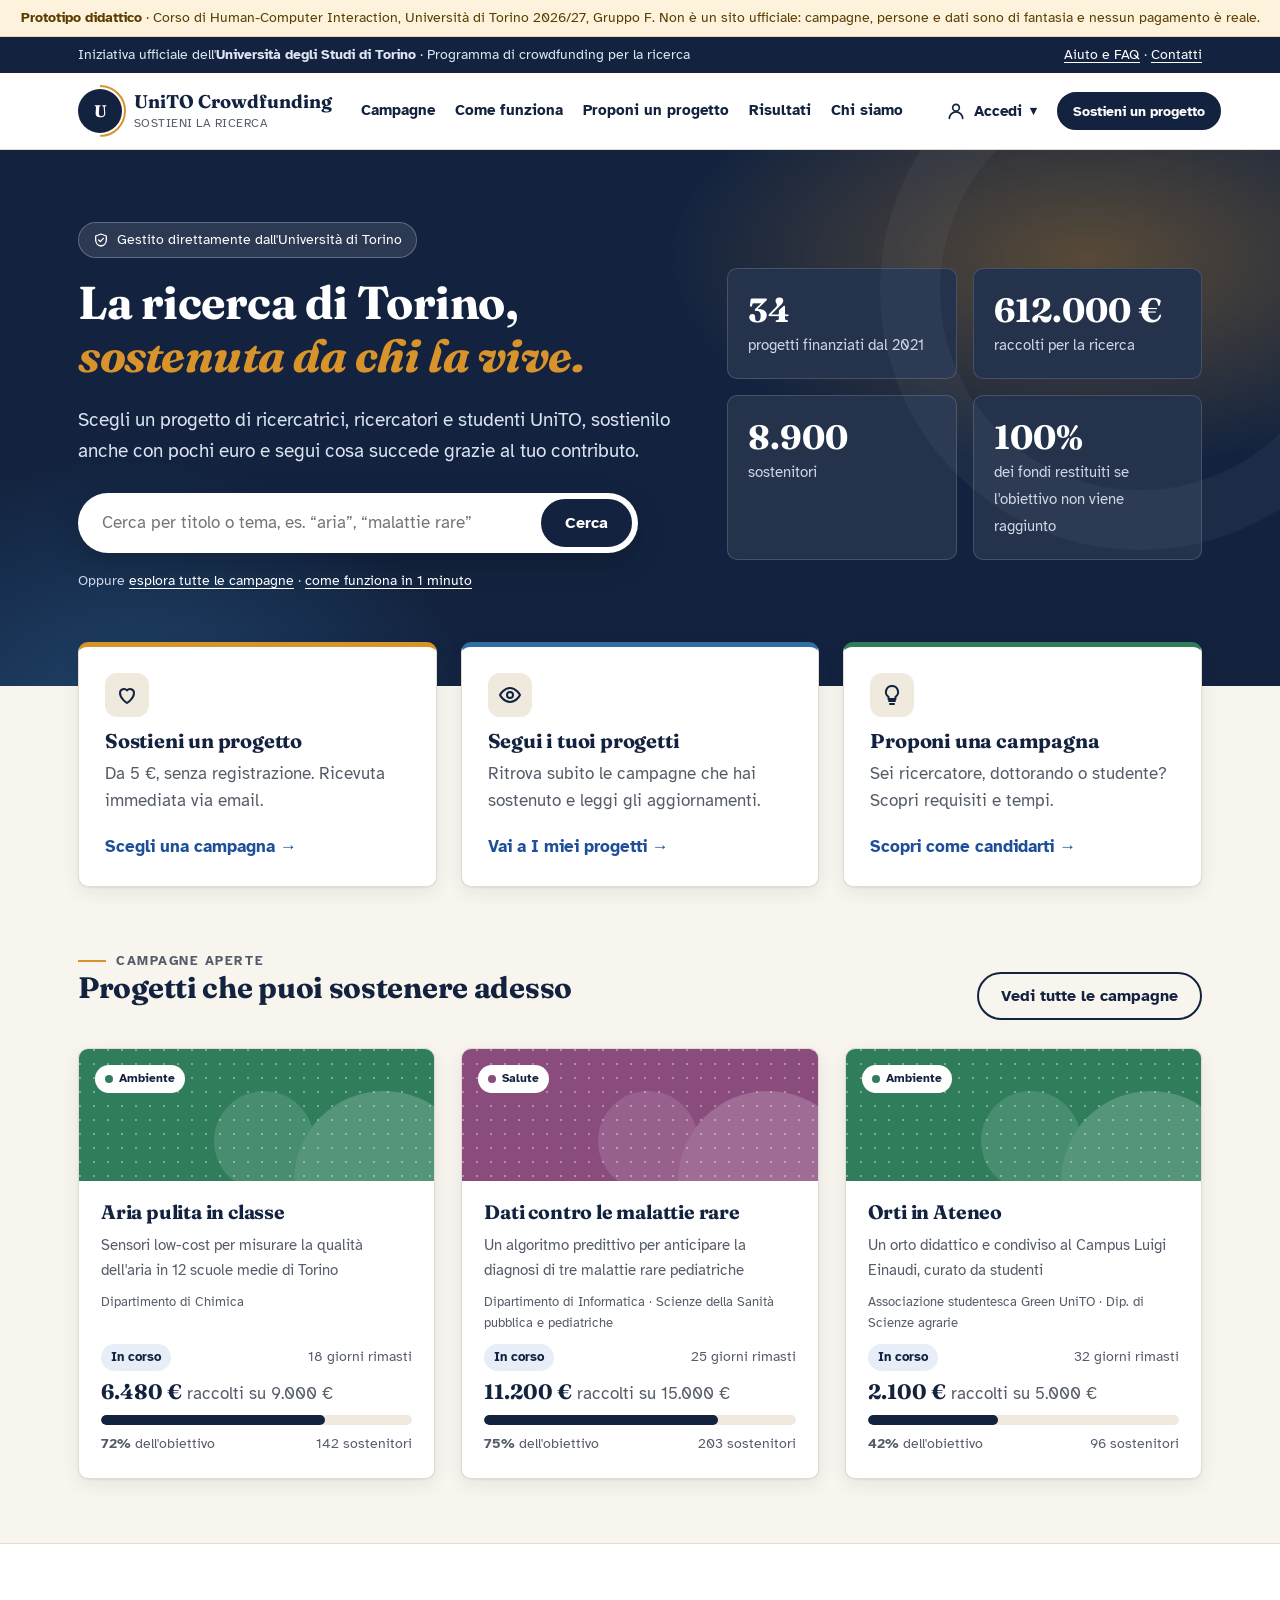
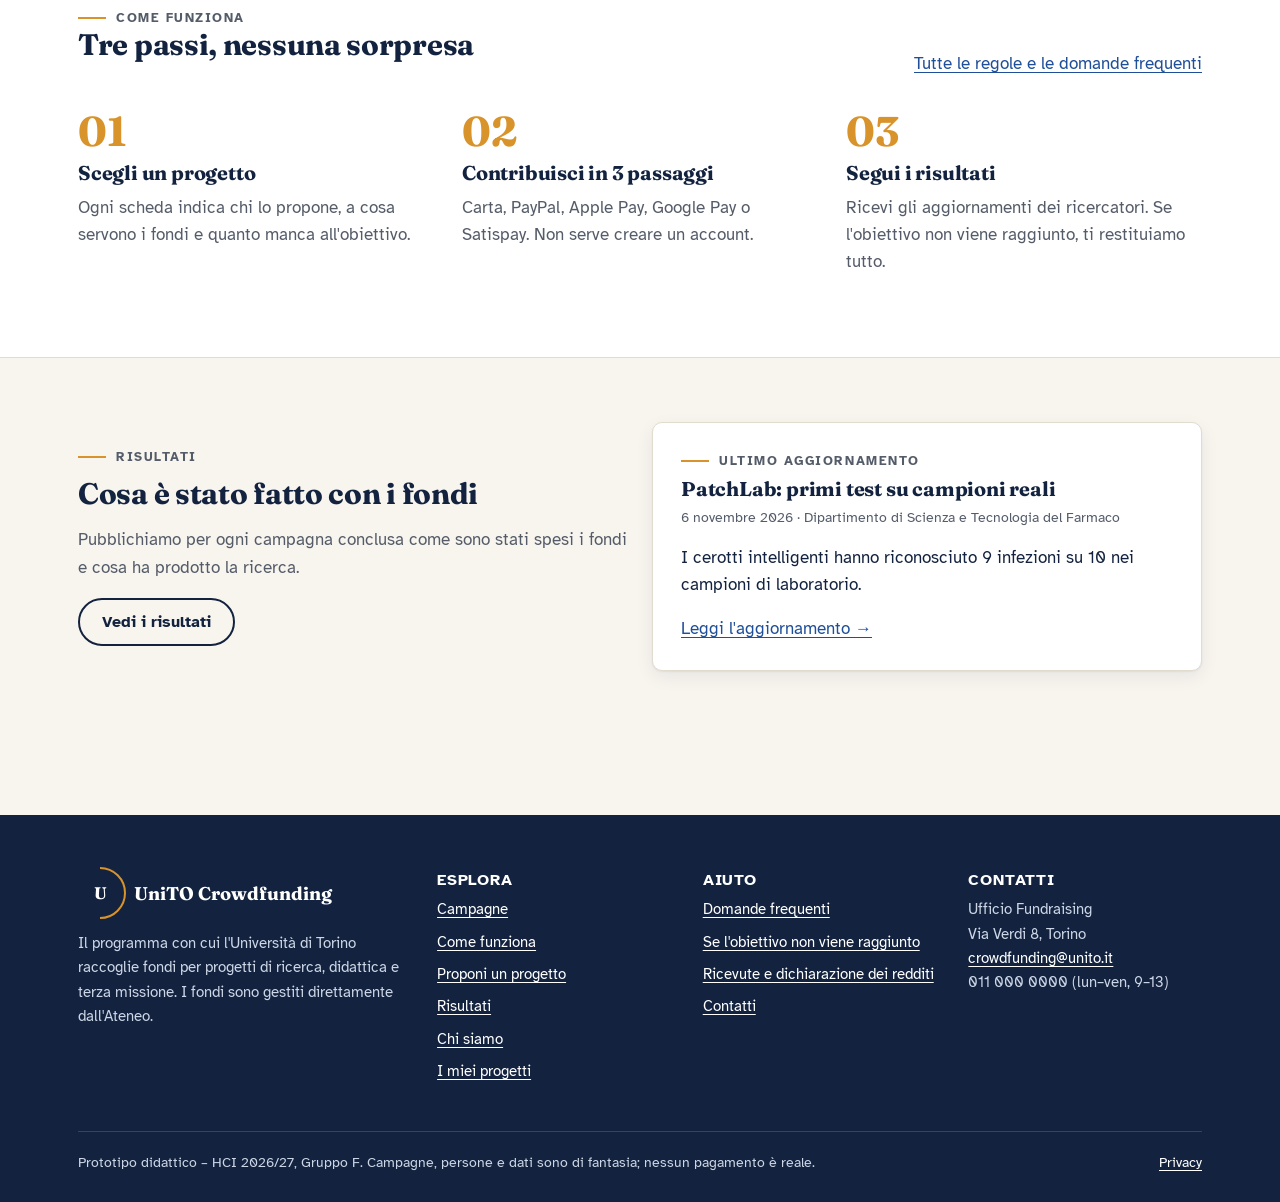
<file: index.html>
<!doctype html>
<html lang="it">
<head>
<meta charset="utf-8">
<meta name="viewport" content="width=device-width, initial-scale=1">
<meta name="robots" content="noindex, nofollow">
<title>UniTO Crowdfunding – Sostieni la ricerca dell'Università di Torino</title>
<meta name="description" content="Il programma di crowdfunding dell'Università di Torino: scopri le campagne di ricerca, sostienile e seguine i risultati.">
<link rel="stylesheet" href="css/style.css">
</head>
<body data-page="home">
<main id="main">

  <section class="hero">
    <div class="wrap">
      <div class="reveal">
        <span class="official"><span class="i i-shield-w" aria-hidden="true"></span> Gestito direttamente dall'Università di Torino</span>
        <h1>La ricerca di Torino,<br><em>sostenuta da chi la vive.</em></h1>
        <p class="lead">Scegli un progetto di ricercatrici, ricercatori e studenti UniTO, sostienilo anche con pochi euro e segui cosa succede grazie al tuo contributo.</p>
        <form class="search-box" action="campagne.html" role="search">
          <label for="q" class="sr-only">Cerca una campagna</label>
          <input id="q" name="q" type="search" autocomplete="off" placeholder="Cerca per titolo o tema, es. “aria”, “malattie rare”">
          <button class="btn" type="submit">Cerca</button>
        </form>
        <p class="small" style="color:#cdd6e6">Oppure <a href="campagne.html" style="color:#fff">esplora tutte le campagne</a> · <a href="come-funziona.html" style="color:#fff">come funziona in 1 minuto</a></p>
      </div>
      <section class="hero-stats reveal d2" aria-labelledby="h-numeri">
        <h2 id="h-numeri" class="sr-only">L'iniziativa in numeri</h2>
        <div class="stat"><strong>34</strong><span>progetti finanziati dal 2021</span></div>
        <div class="stat"><strong>612.000 €</strong><span>raccolti per la ricerca</span></div>
        <div class="stat"><strong>8.900</strong><span>sostenitori</span></div>
        <div class="stat"><strong>100%</strong><span>dei fondi restituiti se l'obiettivo non viene raggiunto</span></div>
      </section>
    </div>
  </section>

  <section class="wrap paths" aria-labelledby="h-azioni">
    <h2 id="h-azioni" class="sr-only">Cosa puoi fare</h2>
    <div class="grid g3">
      <a class="path reveal d1" href="campagne.html?stato=in-corso" style="--c:#d9932b">
        <span class="path-ico" id="ico-heart"></span>
        <h3>Sostieni un progetto</h3>
        <p>Da 5 €, senza registrazione. Ricevuta immediata via email.</p>
        <span class="go">Scegli una campagna →</span>
      </a>
      <a class="path reveal d2" href="i-miei-progetti.html" style="--c:#2f6fa3">
        <span class="path-ico" id="ico-eye"></span>
        <h3>Segui i tuoi progetti</h3>
        <p>Ritrova subito le campagne che hai sostenuto e leggi gli aggiornamenti.</p>
        <span class="go">Vai a I miei progetti →</span>
      </a>
      <a class="path reveal d3" href="proponi.html" style="--c:#2f7d5b">
        <span class="path-ico" id="ico-bulb"></span>
        <h3>Proponi una campagna</h3>
        <p>Sei ricercatore, dottorando o studente? Scopri requisiti e tempi.</p>
        <span class="go">Scopri come candidarti →</span>
      </a>
    </div>
  </section>

  <section class="section">
    <div class="wrap">
      <div class="section-head">
        <div><p class="eyebrow">Campagne aperte</p><h2>Progetti che puoi sostenere adesso</h2></div>
        <a class="btn btn-ghost" href="campagne.html">Vedi tutte le campagne</a>
      </div>
      <div class="cards" id="in-evidenza"></div>
    </div>
  </section>

  <section class="section" style="background:#ffffff;border-top:1px solid #e2dccf;border-bottom:1px solid #e2dccf">
    <div class="wrap">
      <div class="section-head"><div><p class="eyebrow">Come funziona</p><h2>Tre passi, nessuna sorpresa</h2></div>
        <a href="come-funziona.html">Tutte le regole e le domande frequenti</a></div>
      <div class="steps3">
        <div><h3>Scegli un progetto</h3><p class="muted">Ogni scheda indica chi lo propone, a cosa servono i fondi e quanto manca all'obiettivo.</p></div>
        <div><h3>Contribuisci in 3 passaggi</h3><p class="muted">Carta, PayPal, Apple Pay, Google Pay o Satispay. Non serve creare un account.</p></div>
        <div><h3>Segui i risultati</h3><p class="muted">Ricevi gli aggiornamenti dei ricercatori. Se l'obiettivo non viene raggiunto, ti restituiamo tutto.</p></div>
      </div>
    </div>
  </section>

  <section class="section">
    <div class="wrap grid g2" style="align-items:center">
      <div>
        <p class="eyebrow">Risultati</p>
        <h2>Cosa è stato fatto con i fondi</h2>
        <p class="muted">Pubblichiamo per ogni campagna conclusa come sono stati spesi i fondi e cosa ha prodotto la ricerca.</p>
        <a class="btn btn-ghost" href="risultati.html">Vedi i risultati</a>
      </div>
      <div class="panel">
        <p class="eyebrow" style="margin-bottom:6px">Ultimo aggiornamento</p>
        <h3 style="margin-bottom:6px">PatchLab: primi test su campioni reali</h3>
        <p class="muted small">6 novembre 2026 · Dipartimento di Scienza e Tecnologia del Farmaco</p>
        <p>I cerotti intelligenti hanno riconosciuto 9 infezioni su 10 nei campioni di laboratorio.</p>
        <a href="progetto.html?id=patchlab#aggiornamenti">Leggi l'aggiornamento →</a>
      </div>
    </div>
  </section>

</main>
<script src="js/data.js"></script>
<script src="js/app.js"></script>
<script>
document.addEventListener("DOMContentLoaded", () => {
  const box = document.getElementById("in-evidenza");
  box.innerHTML = CAMPAGNE.filter(c => c.stato === "in-corso").slice(0, 3).map(UCF.card).join("");
  ["heart", "eye", "bulb"].forEach(k => document.getElementById("ico-" + k).innerHTML = UCF.ico[k]);
  UCF.animateBars(box);
});
</script>
</body>
</html>
</file>
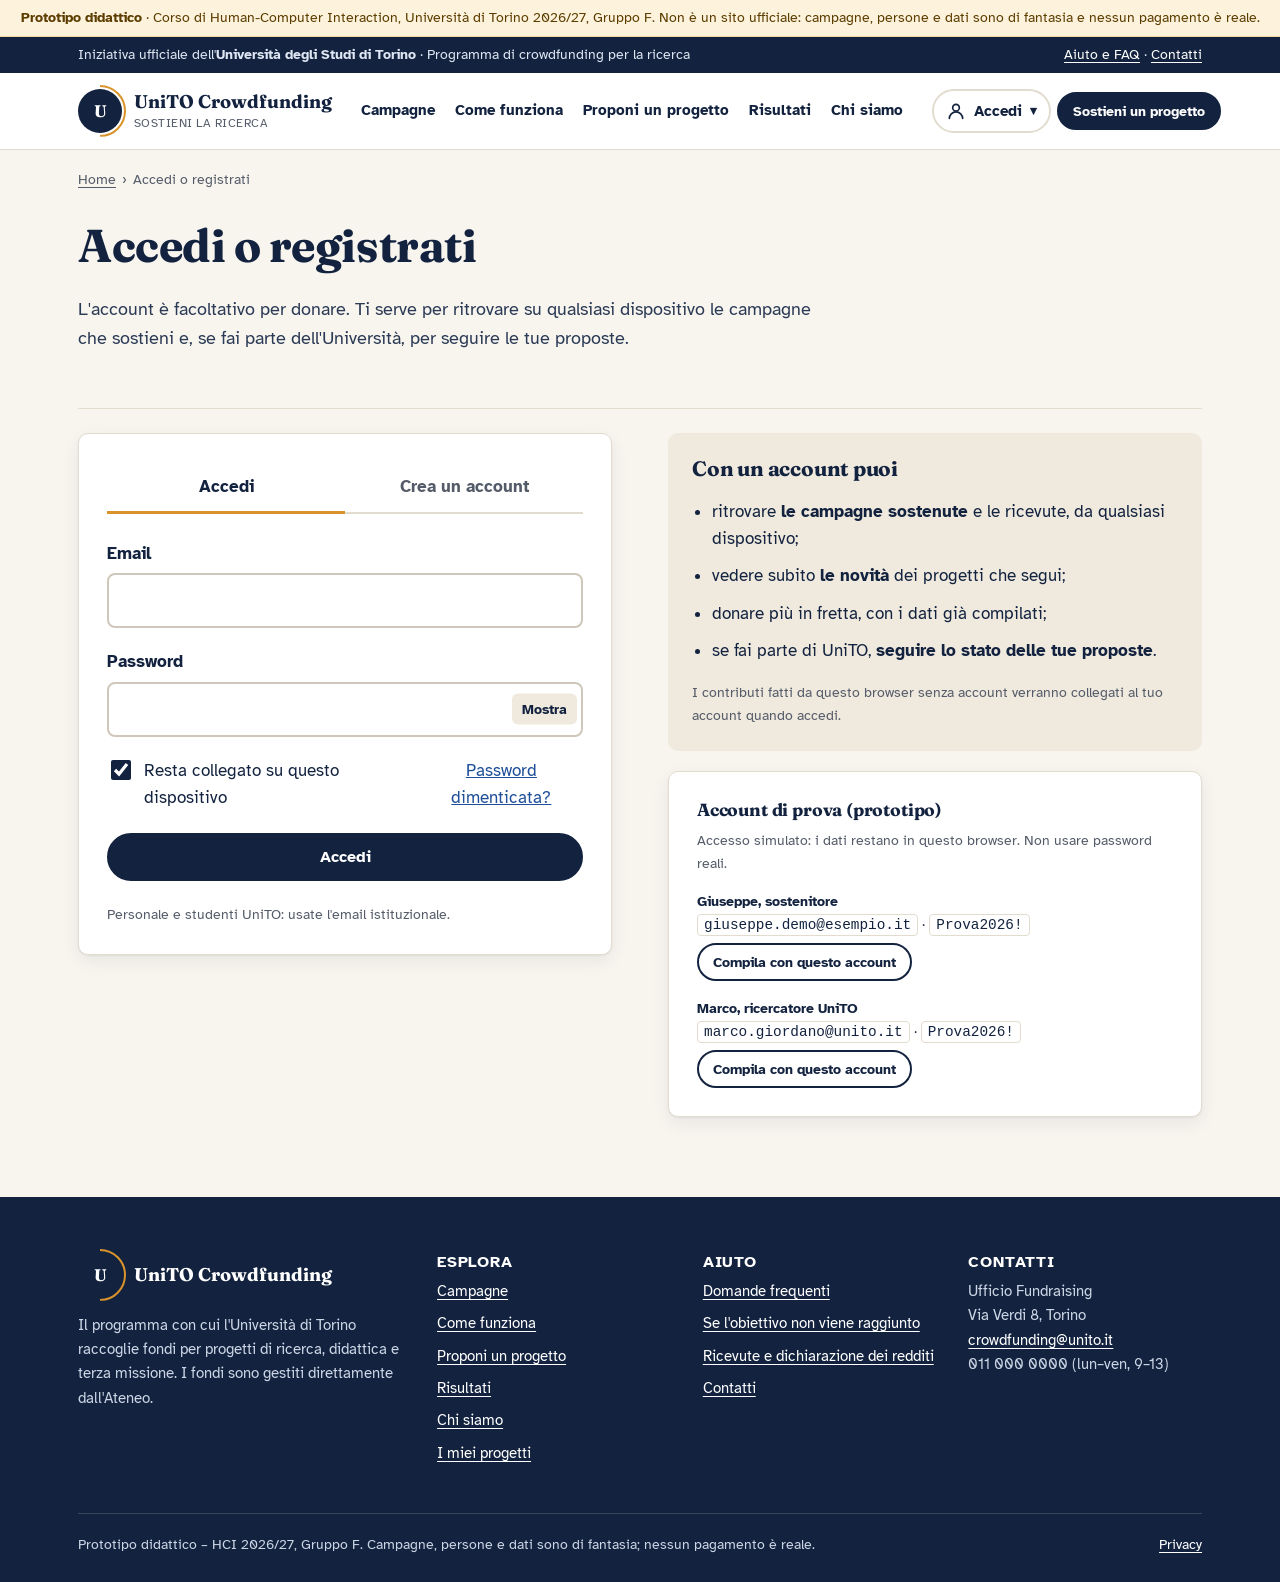
<file: accedi.html>
<!doctype html>
<html lang="it">
<head>
<meta charset="utf-8">
<meta name="viewport" content="width=device-width, initial-scale=1">
<meta name="robots" content="noindex, nofollow">
<title>Accedi o registrati – UniTO Crowdfunding</title>
<link rel="stylesheet" href="css/style.css">
<style>
  .auth { display: grid; grid-template-columns: repeat(auto-fit, minmax(min(100%, 24rem), 1fr)); gap: 56px; align-items: start; margin-top: 8px; }
  .tablist { display: flex; border-bottom: 2px solid #e2dccf; margin-bottom: 26px; }
  .tablist button { flex: 1; background: none; border: 0; font: 700 1.05rem "Atkinson Hyperlegible", "Segoe UI", Tahoma, sans-serif; padding: 14px; cursor: pointer; color: #555c69; border-bottom: 3px solid transparent; margin-bottom: -2px; }
  .tablist button[aria-selected="true"] { color: #13233f; border-bottom-color: #d9932b; }
  .pwd { position: relative; }
  .pwd input { padding-right: 6rem; }
  .pwd button { position: absolute; right: 6px; top: 50%; transform: translateY(-50%); border: 0; background: #efe9de; border-radius: 6px; padding: 7px 10px; font: 700 .85rem "Atkinson Hyperlegible", "Segoe UI", Tahoma, sans-serif; cursor: pointer; color: #13233f; }
  .rules { list-style: none; padding: 0; margin: 8px 0 0; font-size: .88rem; }
  .rules li { color: #555c69; padding-left: 22px; position: relative; }
  .rules li::before { content: "○"; position: absolute; left: 2px; }
  .rules li.ok { color: #1d7a4f; }
  .rules li.ok::before { content: "✓"; font-weight: 700; }
  .caps { color: #8a5a00; font-size: .88rem; font-weight: 700; margin-top: 6px; }
  .demo code { background: #ffffff; padding: 2px 6px; border-radius: 4px; border: 1px solid #e2dccf; font-size: .9rem; }
  .why li { margin-bottom: 10px; }
</style>
</head>
<body data-page="miei">
<main id="main" class="wrap">
  <nav class="crumbs" aria-label="Percorso"><ol><li><a href="index.html">Home</a></li><li aria-current="page">Accedi o registrati</li></ol></nav>
  <header class="page-head" style="margin-bottom:24px">
    <h1>Accedi o registrati</h1>
    <p class="lead">L'account è facoltativo per donare. Ti serve per ritrovare su qualsiasi dispositivo le campagne che sostieni e, se fai parte dell'Università, per seguire le tue proposte.</p>
  </header>

  <div id="gia" hidden></div>

  <div class="auth" id="auth">
    <div class="panel">
      <div class="tablist" role="tablist" aria-label="Accesso o registrazione">
        <button role="tab" id="tab-in" aria-selected="true" aria-controls="pan-in">Accedi</button>
        <button role="tab" id="tab-reg" aria-selected="false" aria-controls="pan-reg" tabindex="-1">Crea un account</button>
      </div>

      <!-- Accesso -->
      <div role="tabpanel" id="pan-in" aria-labelledby="tab-in">
        <div class="form-errors" id="in-err" role="alert" tabindex="-1"></div>
        <form id="f-in" novalidate data-demo-errori>
          <div class="field"><label for="in-email">Email</label><input id="in-email" type="email" autocomplete="username"><span class="error-msg"></span></div>
          <div class="field"><label for="in-pwd">Password</label>
            <div class="pwd"><input id="in-pwd" type="password" autocomplete="current-password"><button type="button" data-show="in-pwd" aria-pressed="false">Mostra</button></div>
            <p class="caps" id="in-caps" hidden>⇪ Il blocco maiuscole è attivo</p>
            <span class="error-msg"></span></div>
          <div style="display:flex;justify-content:space-between;align-items:center;gap:16px;margin-bottom:22px">
            <label class="check" style="margin:0"><input type="checkbox" id="ricorda" checked><span>Resta collegato su questo dispositivo</span></label>
            <button type="button" class="linkbtn small" id="dimenticata">Password dimenticata?</button>
          </div>
          <button class="btn btn-block" type="submit">Accedi</button>
        </form>
        <form id="f-rec" class="panel-soft" hidden style="margin-top:20px" novalidate>
          <h2 style="font-size:1.15rem">Recupera la password</h2>
          <p class="small muted">Ti inviamo un link per sceglierne una nuova.</p>
          <div class="field"><label for="rec-email">Email dell'account</label><input id="rec-email" type="email"><span class="error-msg"></span></div>
          <div style="display:flex;gap:10px"><button class="btn btn-sm" type="submit">Invia il link</button><button class="btn btn-ghost btn-sm" type="button" id="rec-annulla">Annulla</button></div>
        </form>
        <p class="small muted" style="margin:22px 0 0">Personale e studenti UniTO: usate l'email istituzionale.</p>
      </div>

      <!-- Registrazione -->
      <div role="tabpanel" id="pan-reg" aria-labelledby="tab-reg" hidden>
        <div class="form-errors" id="reg-err" role="alert" tabindex="-1"></div>
        <form id="f-reg" novalidate>
          <fieldset style="border:0;padding:0;margin:0 0 18px">
            <legend class="label">Chi sei?</legend>
            <div class="options pay-grid">
              <div class="opt"><input type="radio" name="ruolo" id="r-sost" value="sostenitore" checked><label for="r-sost"><span class="radio" aria-hidden="true"></span><span class="what"><strong>Sostenitore</strong><span class="hint">Voglio seguire le campagne</span></span></label></div>
              <div class="opt"><input type="radio" name="ruolo" id="r-unito" value="unito"><label for="r-unito"><span class="radio" aria-hidden="true"></span><span class="what"><strong>Personale o studente UniTO</strong><span class="hint">Voglio anche proporre campagne</span></span></label></div>
            </div>
          </fieldset>
          <div class="row2">
            <div class="field"><label for="reg-nome">Nome</label><input id="reg-nome" autocomplete="given-name"><span class="error-msg"></span></div>
            <div class="field"><label for="reg-cognome">Cognome</label><input id="reg-cognome" autocomplete="family-name"><span class="error-msg"></span></div>
          </div>
          <div class="field"><label for="reg-email">Email<span class="hint" id="reg-email-hint">La userai per accedere.</span></label><input id="reg-email" type="email" autocomplete="email"><span class="error-msg"></span></div>
          <div class="field"><label for="reg-pwd">Password</label>
            <div class="pwd"><input id="reg-pwd" type="password" autocomplete="new-password" aria-describedby="regole"><button type="button" data-show="reg-pwd" aria-pressed="false">Mostra</button></div>
            <ul class="rules" id="regole"><li data-r="len">Almeno 8 caratteri</li><li data-r="num">Almeno un numero</li><li data-r="up">Almeno una lettera maiuscola</li></ul>
            <span class="error-msg"></span></div>
          <div class="field"><label for="reg-pwd2">Ripeti la password</label><input id="reg-pwd2" type="password" autocomplete="new-password"><span class="error-msg"></span></div>
          <div class="field"><label class="check"><input type="checkbox" id="reg-privacy"><span>Ho letto l'<a href="chi-siamo.html#privacy">informativa sulla privacy</a></span></label><span class="error-msg"></span></div>
          <button class="btn btn-block" type="submit">Crea l'account</button>
        </form>
      </div>
    </div>

    <aside>
      <div class="panel-soft">
        <h2 style="font-size:1.3rem">Con un account puoi</h2>
        <ul class="why" style="padding-left:20px">
          <li>ritrovare <strong>le campagne sostenute</strong> e le ricevute, da qualsiasi dispositivo;</li>
          <li>vedere subito <strong>le novità</strong> dei progetti che segui;</li>
          <li>donare più in fretta, con i dati già compilati;</li>
          <li>se fai parte di UniTO, <strong>seguire lo stato delle tue proposte</strong>.</li>
        </ul>
        <p class="small muted" style="margin:0">I contributi fatti da questo browser senza account verranno collegati al tuo account quando accedi.</p>
      </div>
      <div class="panel demo" style="margin-top:20px">
        <h2 style="font-size:1.1rem">Account di prova (prototipo)</h2>
        <p class="small muted">Accesso simulato: i dati restano in questo browser. Non usare password reali.</p>
        <p class="small" style="margin-bottom:6px"><strong>Giuseppe, sostenitore</strong><br><code>giuseppe.demo@esempio.it</code> · <code>Prova2026!</code></p>
        <button class="btn btn-ghost btn-sm" type="button" data-demo="giuseppe.demo@esempio.it">Compila con questo account</button>
        <p class="small" style="margin:16px 0 6px"><strong>Marco, ricercatore UniTO</strong><br><code>marco.giordano@unito.it</code> · <code>Prova2026!</code></p>
        <button class="btn btn-ghost btn-sm" type="button" data-demo="marco.giordano@unito.it">Compila con questo account</button>
      </div>
    </aside>
  </div>
</main>
<script src="js/data.js"></script>
<script src="js/app.js"></script>
<script>
document.addEventListener("DOMContentLoaded", () => {
  const $ = (id) => document.getElementById(id);
  const EMAIL = /^[^\s@]+@[^\s@]+\.[^\s@]{2,}$/;
  // Pagina di ritorno: solo pagine di questo sito (niente redirect verso l'esterno)
  const nextRaw = UCF.qs("next") || "";
  const next = /^[a-z0-9-]+\.html(\?[\w=&%.-]*)?$/i.test(nextRaw) && !/^accedi\.html/.test(nextRaw) ? nextRaw : "i-miei-progetti.html";

  const u = UCF.utente();
  if (u) {
    $("auth").hidden = true;
    $("gia").hidden = false;
    $("gia").innerHTML = `<div class="panel" style="max-width:38.75rem"><h2 style="font-size:1.4rem">Hai già effettuato l'accesso</h2>
      <p>Sei collegato come <strong>${UCF.esc(u.nome)} ${UCF.esc(u.cognome)}</strong> (${UCF.esc(u.email)}).</p>
      <div style="display:flex;gap:10px"><a class="btn" href="i-miei-progetti.html">Vai a I miei progetti</a><button class="btn btn-ghost" type="button" id="logout2">Esci</button></div></div>`;
    $("logout2").onclick = () => { UCF.logout(); location.reload(); };
    return;
  }

  function setErr(el, msg) {
    const fl = el.closest(".field"); fl.classList.toggle("has-error", !!msg);
    el.setAttribute("aria-invalid", !!msg); fl.querySelector(".error-msg").textContent = msg || ""; return !msg;
  }
  function summary(box, errs) {
    if (!errs.length) { box.classList.remove("show"); return; }
    box.innerHTML = `<strong>Controlla ${errs.length === 1 ? "questo campo" : "questi campi"}:</strong><ul style="margin:6px 0 0">${errs.map(([id, m]) => `<li><a href="#${id}">${m}</a></li>`).join("")}</ul>`;
    box.classList.add("show"); box.focus();
  }
  document.querySelectorAll(".form-errors").forEach(b => b.addEventListener("click", e => { const a = e.target.closest("a"); if (a) { e.preventDefault(); $(a.getAttribute("href").slice(1)).focus(); } }));

  /* ---------- Schede accessibili (frecce sinistra/destra) ---------- */
  const tabs = [$("tab-in"), $("tab-reg")];
  function selTab(t, focus) {
    tabs.forEach(x => { const on = x === t; x.setAttribute("aria-selected", on); x.tabIndex = on ? 0 : -1; $(x.getAttribute("aria-controls")).hidden = !on; });
    if (focus) t.focus();
  }
  tabs.forEach((t, i) => {
    t.onclick = () => selTab(t);
    t.onkeydown = (e) => { if (e.key === "ArrowRight" || e.key === "ArrowLeft") { e.preventDefault(); selTab(tabs[(i + 1) % 2], true); } };
  });
  if (location.hash === "#registrati") selTab($("tab-reg"));

  /* ---------- Mostra/nascondi password e blocco maiuscole ---------- */
  document.querySelectorAll("[data-show]").forEach(b => b.onclick = () => {
    const i = $(b.dataset.show), show = i.type === "password";
    i.type = show ? "text" : "password"; b.textContent = show ? "Nascondi" : "Mostra"; b.setAttribute("aria-pressed", show);
  });
  $("in-pwd").addEventListener("keyup", e => { if (e.getModifierState) $("in-caps").hidden = !e.getModifierState("CapsLock"); });

  /* ---------- Accesso ---------- */
  let tentativi = 0;
  $("f-in").addEventListener("submit", (e) => {
    e.preventDefault();
    const em = $("in-email"), pw = $("in-pwd");
    const errs = [];
    if (!setErr(em, !em.value ? "Inserisci l'email con cui ti sei registrato." : EMAIL.test(em.value) ? "" : "L'email non sembra completa, es. nome@esempio.it.")) errs.push(["in-email", em.closest(".field").querySelector(".error-msg").textContent]);
    if (!setErr(pw, pw.value ? "" : "Inserisci la password.")) errs.push(["in-pwd", "Inserisci la password."]);
    if (errs.length) return summary($("in-err"), errs);
    const r = UCF.login(em.value, pw.value, $("ricorda").checked);
    if (!r) {
      tentativi++;
      // Messaggio unico: non diciamo quale dei due è sbagliato (sicurezza), ma diamo una via d'uscita
      $("in-err").innerHTML = `<strong>Email o password non corretti.</strong> Controlla di aver scritto bene l'email e che il blocco maiuscole sia disattivato.${tentativi > 1 ? ` <button type="button" class="linkbtn" id="vai-rec">Hai dimenticato la password?</button>` : ""}`;
      $("in-err").classList.add("show"); $("in-err").focus();
      const vr = $("vai-rec"); if (vr) vr.onclick = () => $("dimenticata").click();
      pw.value = "";
      return;
    }
    UCF.store.sset("ucf_benvenuto", `Bentornato, ${r.utente.nome}!${r.collegati ? " Abbiamo collegato al tuo account i progetti di questo browser." : ""}`);
    const b = e.submitter || $("f-in").querySelector("button[type=submit]");
    b.disabled = true; b.innerHTML = '<span class="spinner" aria-hidden="true"></span> Accesso in corso…';
    setTimeout(() => location.href = next, 700);
  });
  ["in-email", "in-pwd"].forEach(id => $(id).addEventListener("input", () => { $(id).closest(".has-error") && setErr($(id), ""); }));

  /* ---------- Recupero password (simulato) ---------- */
  $("dimenticata").onclick = () => { $("f-rec").hidden = false; $("rec-email").value = $("in-email").value; $("rec-email").focus(); };
  $("rec-annulla").onclick = () => { $("f-rec").hidden = true; $("dimenticata").focus(); };
  $("f-rec").addEventListener("submit", (e) => {
    e.preventDefault();
    const v = $("rec-email").value;
    if (!setErr($("rec-email"), !v ? "Inserisci l'email del tuo account." : EMAIL.test(v) ? "" : "L'email non sembra completa, es. nome@esempio.it.")) return;
    UCF.toast("Email di recupero inviata");
    $("f-rec").innerHTML = `<p class="alert alert-ok small" role="status" style="margin:0">✓ Se esiste un account con ${UCF.esc(v)}, riceverai a breve un'email con il link per scegliere una nuova password.</p>`;
  });

  /* ---------- Registrazione ---------- */
  const regole = { len: v => v.length >= 8, num: v => /\d/.test(v), up: v => /[A-Z]/.test(v) };
  const isUnito = () => $("r-unito").checked;
  $("f-reg").addEventListener("change", (e) => {
    if (e.target.name === "ruolo") $("reg-email-hint").textContent = isUnito() ? "Usa l'email istituzionale (@unito.it o @edu.unito.it)." : "La userai per accedere.";
  });
  $("reg-pwd").addEventListener("input", (e) => {
    document.querySelectorAll("#regole li").forEach(li => li.classList.toggle("ok", regole[li.dataset.r](e.target.value)));
  });
  const regRules = {
    "reg-nome": v => v.trim() ? "" : "Scrivi il tuo nome.",
    "reg-cognome": v => v.trim() ? "" : "Scrivi il tuo cognome.",
    "reg-email": v => !v ? "Inserisci l'email: la userai per accedere." : !EMAIL.test(v) ? "L'email non sembra completa, es. nome@esempio.it."
      : isUnito() && !/@(edu\.)?unito\.it$/i.test(v) ? "Per proporre campagne serve l'email istituzionale (@unito.it o @edu.unito.it)." : "",
    "reg-pwd": v => Object.values(regole).every(f => f(v)) ? "" : "La password non rispetta ancora tutte le regole indicate sotto.",
    "reg-pwd2": v => !v ? "Ripeti la password per evitare errori di battitura." : v === $("reg-pwd").value ? "" : "Le due password non coincidono.",
    "reg-privacy": () => $("reg-privacy").checked ? "" : "Conferma di aver letto l'informativa sulla privacy."
  };
  $("f-reg").addEventListener("focusout", (e) => { const f = regRules[e.target.id]; if (f && e.target.value && e.target.type !== "checkbox") setErr(e.target, f(e.target.value)); });
  $("f-reg").addEventListener("input", (e) => { const f = regRules[e.target.id]; if (f && e.target.closest(".has-error")) setErr(e.target, f(e.target.value)); });
  $("f-reg").addEventListener("submit", (e) => {
    e.preventDefault();
    const errs = [];
    Object.entries(regRules).forEach(([id, f]) => { const el = $(id); const m = f(el.value); setErr(el, m); if (m) errs.push([id, m]); });
    if (errs.length) return summary($("reg-err"), errs);
    const dati = { nome: $("reg-nome").value.trim(), cognome: $("reg-cognome").value.trim(), email: $("reg-email").value.trim(), pwd: $("reg-pwd").value, ruolo: isUnito() ? "unito" : "sostenitore" };
    if (!UCF.registra(dati)) {
      setErr($("reg-email"), "Esiste già un account con questa email.");
      $("reg-err").innerHTML = `<strong>Esiste già un account con questa email.</strong> <button type="button" class="linkbtn" id="vai-in">Accedi</button> oppure recupera la password.`;
      $("reg-err").classList.add("show"); $("reg-err").focus();
      $("vai-in").onclick = () => { selTab($("tab-in")); $("in-email").value = dati.email; $("in-pwd").focus(); };
      return;
    }
    const r = UCF.login(dati.email, dati.pwd);
    UCF.store.sset("ucf_benvenuto", `Account creato. Benvenuto, ${dati.nome}!${r.collegati ? " Abbiamo collegato i progetti di questo browser." : ""}`);
    location.href = next;
  });

  /* ---------- Account di prova ---------- */
  document.querySelectorAll("[data-demo]").forEach(b => b.onclick = () => {
    selTab($("tab-in")); $("in-email").value = b.dataset.demo; $("in-pwd").value = "Prova2026!";
    UCF.toast("Dati di prova inseriti: premi Accedi"); $("f-in").querySelector("button[type=submit]").focus();
  });
});
</script>
</body>
</html>
</file>
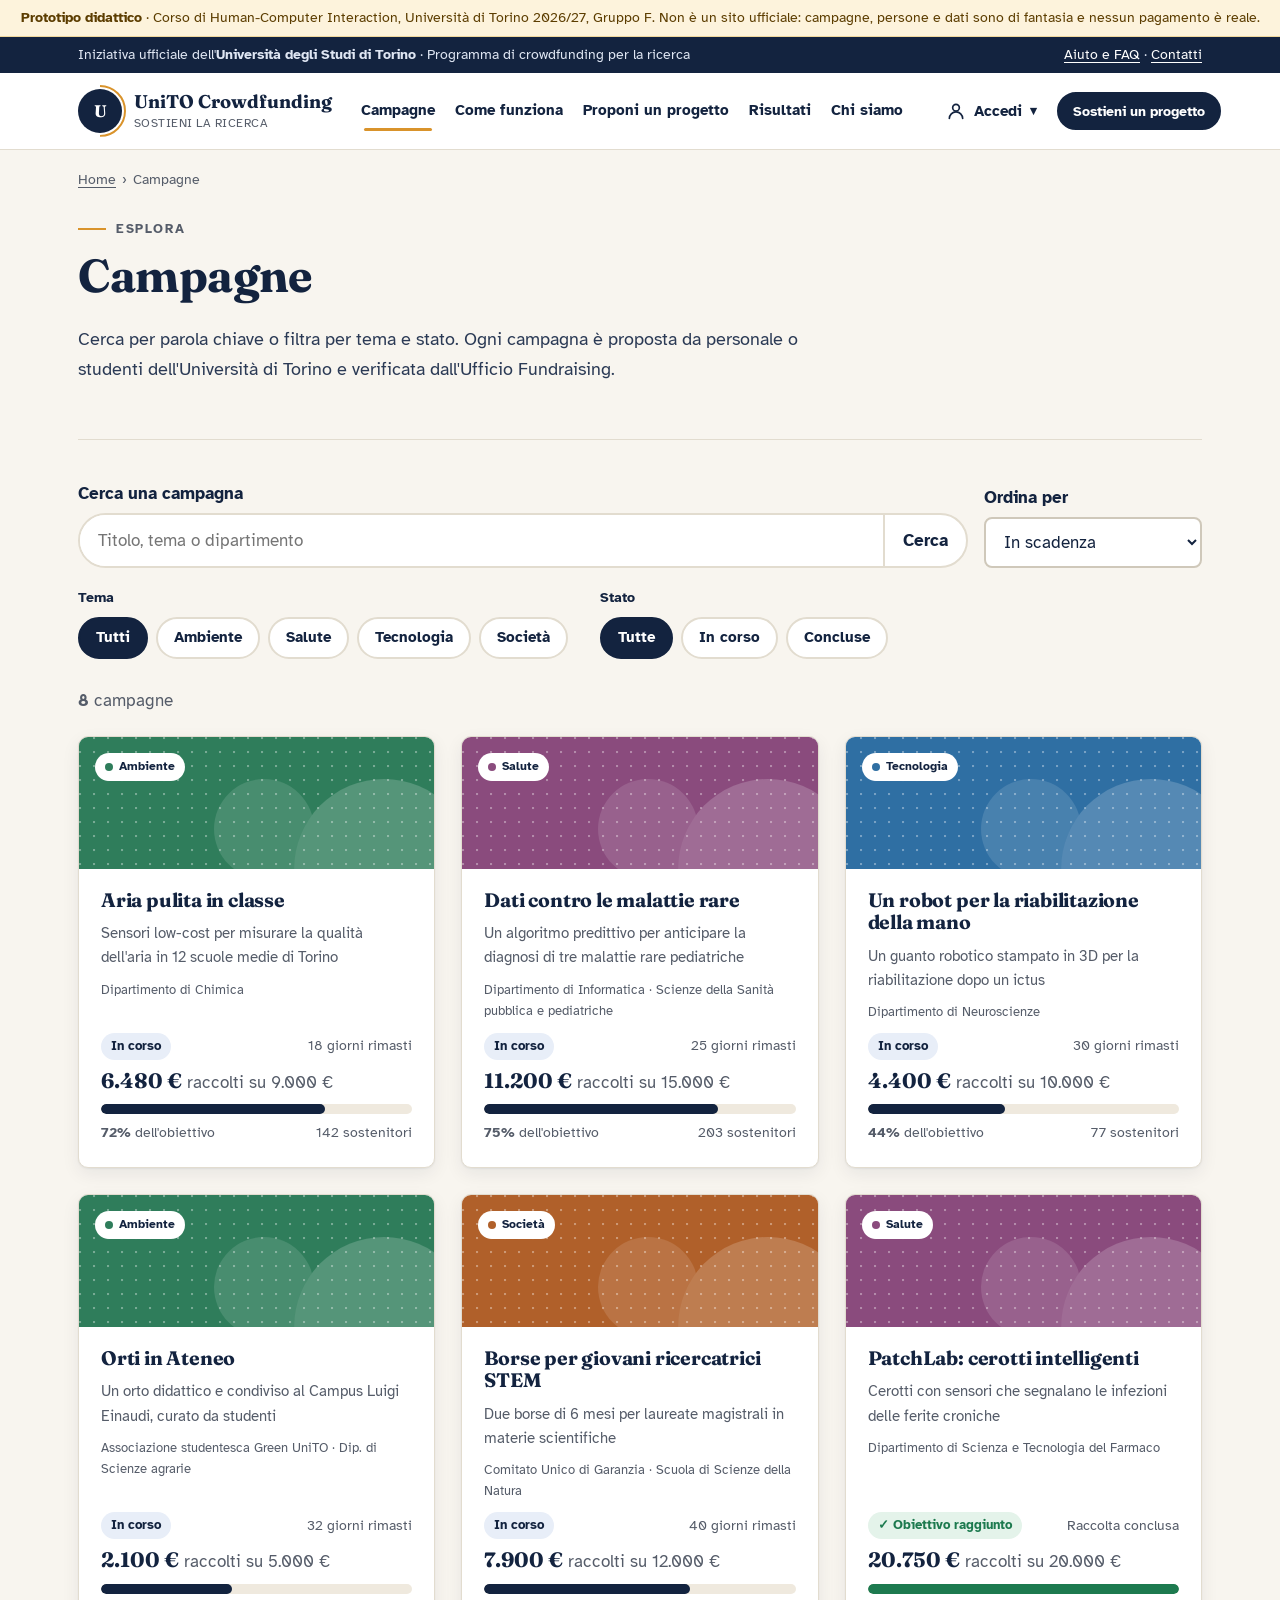
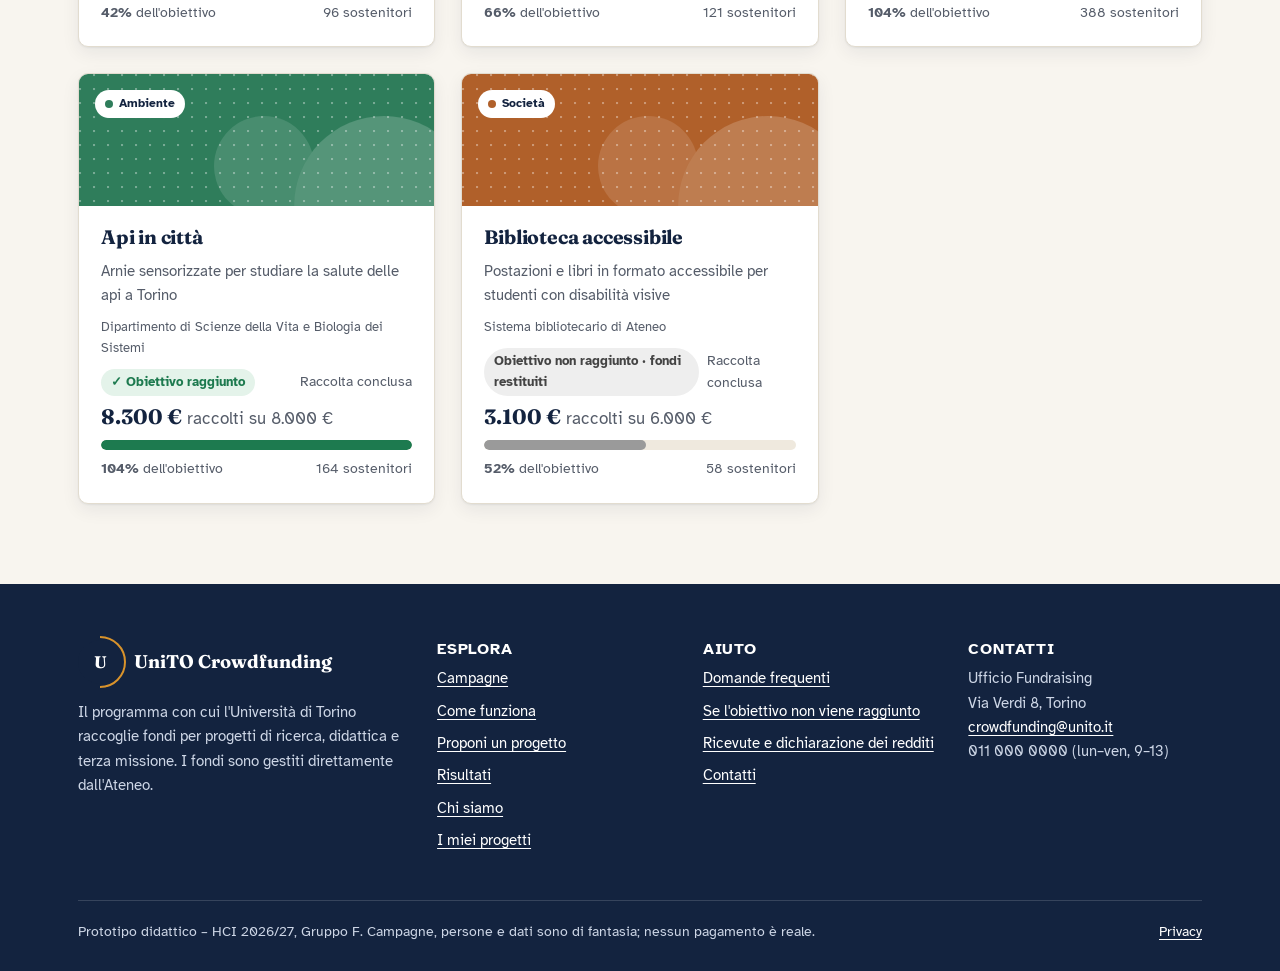
<file: campagne.html>
<!doctype html>
<html lang="it">
<head>
<meta charset="utf-8">
<meta name="viewport" content="width=device-width, initial-scale=1">
<meta name="robots" content="noindex, nofollow">
<title>Campagne – UniTO Crowdfunding</title>
<link rel="stylesheet" href="css/style.css">
</head>
<body data-page="campagne">
<main id="main" class="wrap">
  <nav class="crumbs" aria-label="Percorso"><ol><li><a href="index.html">Home</a></li><li aria-current="page">Campagne</li></ol></nav>
  <header class="page-head">
    <p class="eyebrow">Esplora</p>
    <h1>Campagne</h1>
    <p class="lead">Cerca per parola chiave o filtra per tema e stato. Ogni campagna è proposta da personale o studenti dell'Università di Torino e verificata dall'Ufficio Fundraising.</p>
  </header>

  <form id="filtri" role="search">
    <div class="toolbar">
      <div>
        <label for="q">Cerca una campagna</label>
        <div class="field-search">
          <input id="q" type="search" placeholder="Titolo, tema o dipartimento" autocomplete="off">
          <button type="submit" class="search-go">Cerca</button>
          <button type="button" id="clear" hidden><span aria-hidden="true">✕</span> Cancella</button>
        </div>
      </div>
      <div>
        <label for="ordina">Ordina per</label>
        <select id="ordina" autocomplete="off">
          <option value="scadenza">In scadenza</option>
          <option value="vicine">Più vicine all'obiettivo</option>
          <option value="recenti">Più recenti</option>
          <option value="sostenitori">Più sostenitori</option>
        </select>
      </div>
    </div>
    <div class="filters">
      <fieldset class="chips" id="f-tema"><legend>Tema</legend></fieldset>
      <fieldset class="chips" id="f-stato"><legend>Stato</legend></fieldset>
    </div>
  </form>

  <div class="result-info">
    <p id="conteggio" aria-live="polite" tabindex="-1" style="margin:0"></p>
    <button class="linkbtn" id="reset" type="button" hidden>Azzera i filtri</button>
  </div>
  <h2 id="h-lista" class="sr-only">Elenco delle campagne</h2>
  <div class="cards" id="lista"></div>
  <div class="empty" id="vuoto" hidden>
    <h2 style="font-size:1.4rem">Nessuna campagna trovata</h2>
    <p class="muted">Prova con un'altra parola o togli qualche filtro.</p>
    <button class="btn btn-ghost" type="button" id="reset2">Mostra tutte le campagne</button>
  </div>
</main>
<script src="js/data.js"></script>
<script src="js/app.js"></script>
<script>
document.addEventListener("DOMContentLoaded", () => {
  const $ = (id) => document.getElementById(id);
  const temi = [["tutti", "Tutti"], ...Object.entries(TEMI).map(([k, v]) => [k, v.nome])];
  const stati = [["tutte", "Tutte"], ["in-corso", "In corso"], ["concluse", "Concluse"]];
  const chips = (name, arr) => arr.map(([v, l]) => `<label class="chip"><input type="radio" name="${name}" value="${v}"><span>${l}</span></label>`).join("");
  $("f-tema").insertAdjacentHTML("beforeend", chips("tema", temi));
  $("f-stato").insertAdjacentHTML("beforeend", chips("stato", stati));

  // Lo stato dei filtri sta nell'indirizzo: il termine cercato resta visibile (A1 H6) e "indietro" funziona
  const p = new URLSearchParams(location.search);
  $("q").value = p.get("q") || "";
  document.querySelector(`input[name=tema][value="${p.get("tema") || "tutti"}"]`).checked = true;
  document.querySelector(`input[name=stato][value="${p.get("stato") || "tutte"}"]`).checked = true;
  $("ordina").value = p.get("ordina") || "scadenza";

  const norm = (s) => s.toLowerCase().normalize("NFD").replace(/[̀-ͯ]/g, "");

  function render() {
    const q = $("q").value.trim();
    const tema = document.querySelector("input[name=tema]:checked").value;
    const stato = document.querySelector("input[name=stato]:checked").value;
    const ord = $("ordina").value;
    let r = CAMPAGNE.filter((c) =>
      (tema === "tutti" || c.tema === tema) &&
      (stato === "tutte" || (stato === "in-corso" ? c.stato === "in-corso" : c.stato !== "in-corso")) &&
      (!q || norm([c.titolo, c.sottotitolo, c.dipartimento, TEMI[c.tema].nome].join(" ")).includes(norm(q))));
    const att = (c) => (c.stato === "in-corso" ? 0 : 1);
    const sorters = {
      scadenza: (a, b) => att(a) - att(b) || a.giorni - b.giorni,
      vicine: (a, b) => att(a) - att(b) || b.raccolti / b.obiettivo - a.raccolti / a.obiettivo,
      recenti: (a, b) => b.inizio.localeCompare(a.inizio),
      sostenitori: (a, b) => b.sostenitori - a.sostenitori
    };
    r.sort(sorters[ord]);
    $("lista").innerHTML = r.map(UCF.card).join("");
    $("vuoto").hidden = r.length > 0;
    const filtri = q || tema !== "tutti" || stato !== "tutte";
    $("conteggio").innerHTML = `<strong>${r.length}</strong> ${r.length === 1 ? "campagna" : "campagne"}${q ? ` per “${UCF.esc(q)}”` : ""}`;
    $("reset").hidden = !filtri;
    $("clear").hidden = !q;
    const np = new URLSearchParams();
    if (q) np.set("q", q); if (tema !== "tutti") np.set("tema", tema); if (stato !== "tutte") np.set("stato", stato); if (ord !== "scadenza") np.set("ordina", ord);
    try { history.replaceState(null, "", location.pathname + (np.toString() ? "?" + np : "")); } catch (e) {}
    UCF.animateBars($("lista"));
  }

  function reset() {
    $("q").value = "";
    document.querySelector("input[name=tema][value=tutti]").checked = true;
    document.querySelector("input[name=stato][value=tutte]").checked = true;
    render(); $("q").focus();
  }
  // Il filtro è immediato, ma il pulsante Cerca permette di confermare e porta il focus sui risultati (H32)
  $("filtri").addEventListener("submit", (e) => { e.preventDefault(); render(); $("conteggio").focus(); });
  $("filtri").addEventListener("input", render);
  $("filtri").addEventListener("change", render);
  $("clear").addEventListener("click", () => { $("q").value = ""; render(); $("q").focus(); });
  $("reset").addEventListener("click", reset);
  $("reset2").addEventListener("click", reset);
  render();
});
</script>
</body>
</html>
</file>
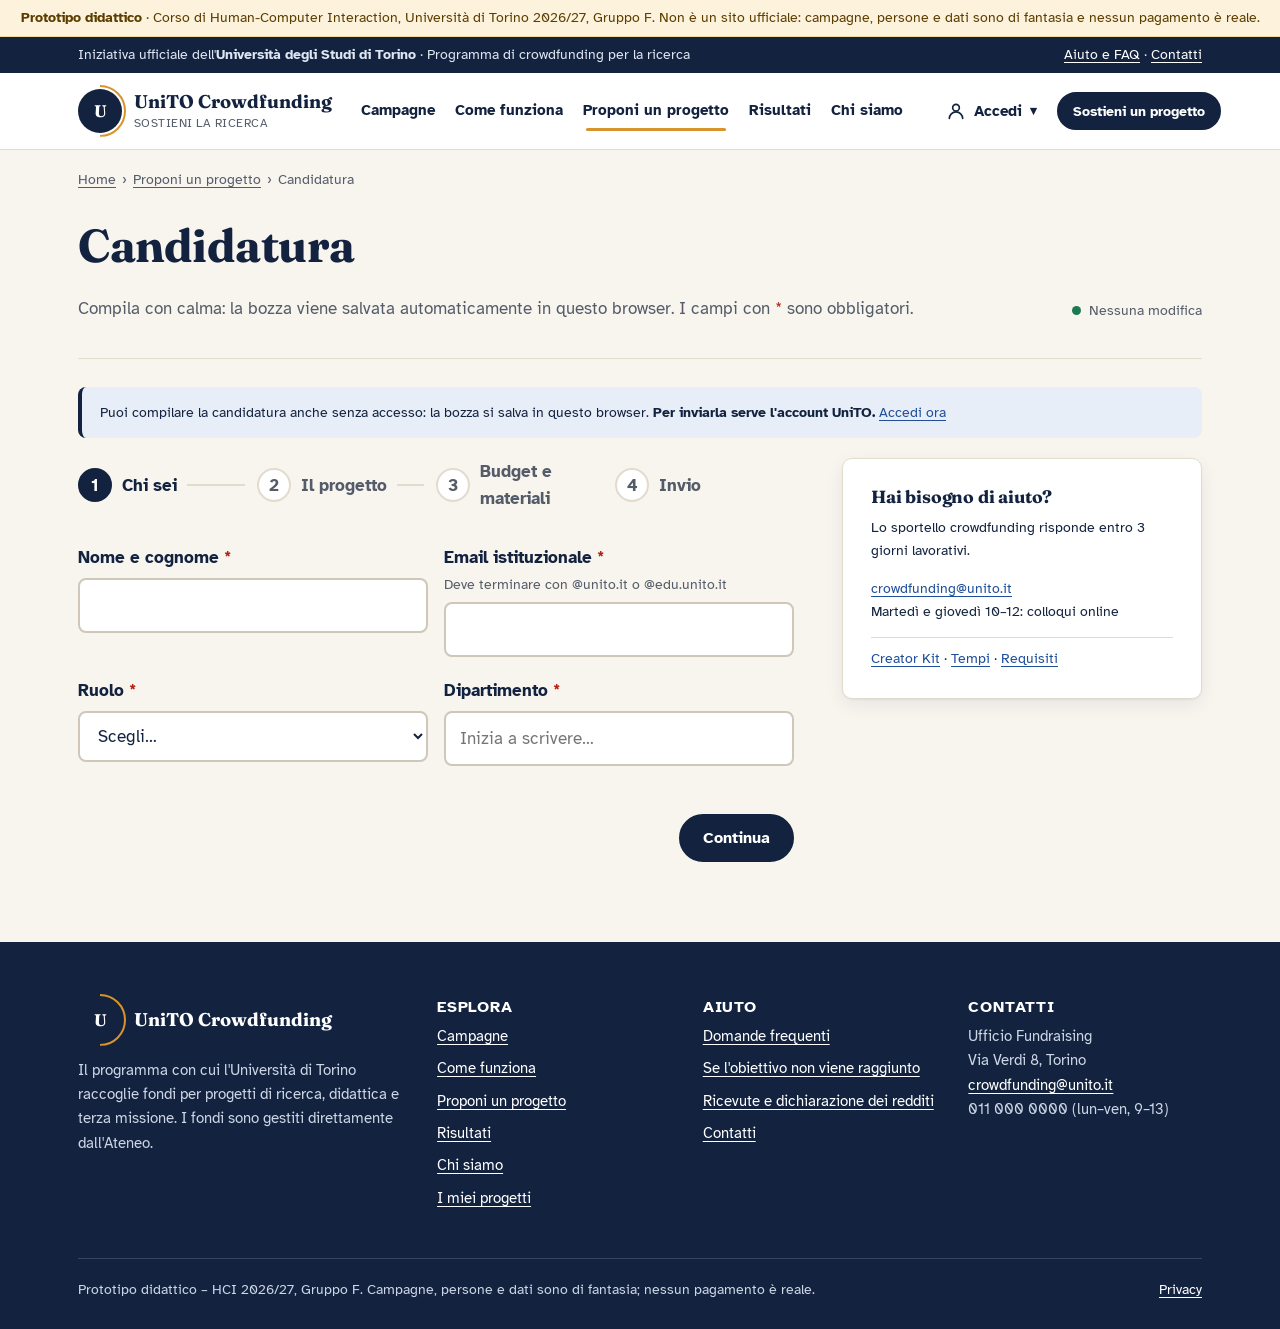
<file: candidatura.html>
<!doctype html>
<html lang="it">
<head>
<meta charset="utf-8">
<meta name="viewport" content="width=device-width, initial-scale=1">
<meta name="robots" content="noindex, nofollow">
<title>Candidatura – Proponi un progetto – UniTO Crowdfunding</title>
<link rel="stylesheet" href="css/style.css">
<style>
  .saved { display: inline-flex; align-items: center; gap: 8px; font-size: .9rem; color: #555c69; }
  .saved::before { content: ""; width: 0.5625rem; height: 0.5625rem; border-radius: 50%; background: #1d7a4f; }
  .saved.saving::before { background: #d9932b; }
  .fstep[hidden] { display: none; }
  .budget-row { display: grid; grid-template-columns: 1fr 10rem 2.5rem; gap: 10px; margin-bottom: 10px; align-items: start; }
  .rm { border: 0; background: #efe9de; border-radius: 8px; height: 3rem; cursor: pointer; font-size: 1.1rem; }
  .drop { border: 2px dashed #cfc8ba; border-radius: 10px; padding: 22px; text-align: center; background: #fff; }
</style>
</head>
<body data-page="proponi">
<main id="main" class="wrap">
  <nav class="crumbs" aria-label="Percorso"><ol><li><a href="index.html">Home</a></li><li><a href="proponi.html">Proponi un progetto</a></li><li aria-current="page">Candidatura</li></ol></nav>
  <header class="page-head" style="display:flex;justify-content:space-between;align-items:end;gap:24px;margin-bottom:28px">
    <div><h1>Candidatura</h1><p class="muted" style="margin:0">Compila con calma: la bozza viene salvata automaticamente in questo browser. I campi con <span class="req">*</span> sono obbligatori.</p></div>
    <span class="saved" id="saved" aria-live="polite">Nessuna modifica</span>
  </header>

  <div id="login-info"></div>
  <div id="resume" class="alert alert-info" hidden><span>Hai una bozza salvata il <strong id="resume-when"></strong>. L'abbiamo ripristinata. <button class="linkbtn" id="ricomincia">Ricomincia da zero</button></span></div>

  <div class="layout-side">
    <form id="f" novalidate data-demo-errori>
      <ol class="stepper" id="stepper" aria-label="Passaggi della candidatura">
        <li>Chi sei</li><li>Il progetto</li><li>Budget e materiali</li><li>Invio</li>
      </ol>
      <div class="form-errors" id="ferr" role="alert" tabindex="-1"></div>

      <!-- Passo 1 -->
      <fieldset class="fstep" data-s="1" style="border:0;padding:0;margin:0">
        <legend class="sr-only">Chi sei</legend>
        <div class="row2">
          <div class="field"><label for="nome">Nome e cognome <span class="req">*</span></label><input id="nome" name="nome" autocomplete="name"><span class="error-msg"></span></div>
          <div class="field"><label for="email">Email istituzionale <span class="req">*</span><span class="hint">Deve terminare con @unito.it o @edu.unito.it</span></label><input id="email" name="email" type="email" autocomplete="email"><span class="error-msg"></span></div>
        </div>
        <div class="row2">
          <div class="field"><label for="ruolo">Ruolo <span class="req">*</span></label>
            <select id="ruolo" name="ruolo" autocomplete="off"><option value="">Scegli…</option><option value="docente">Docente o ricercatore strutturato</option><option value="assegnista">Assegnista o post-doc</option><option value="dottorando">Dottorando/a</option><option value="studente">Studente/ssa o associazione</option></select><span class="error-msg"></span></div>
          <div class="field"><label for="dip">Dipartimento <span class="req">*</span></label><input id="dip" name="dip" autocomplete="off" list="dipartimenti" placeholder="Inizia a scrivere…"><span class="error-msg"></span>
            <datalist id="dipartimenti"><option>Chimica</option><option>Fisica</option><option>Informatica</option><option>Neuroscienze</option><option>Scienze della Terra</option><option>Scienze della Vita e Biologia dei Sistemi</option><option>Scienze agrarie, forestali e alimentari</option><option>Culture, Politica e Società</option></datalist></div>
        </div>
        <div class="field" id="ref-box" hidden><label for="referente">Docente di riferimento <span class="req">*</span><span class="hint">Per assegnisti, dottorandi e studenti. Gli chiederemo noi la firma: non devi raccoglierla tu.</span></label><input id="referente" name="referente" autocomplete="off"><span class="error-msg"></span></div>
      </fieldset>

      <!-- Passo 2 -->
      <fieldset class="fstep" data-s="2" hidden style="border:0;padding:0;margin:0">
        <legend class="sr-only">Il progetto</legend>
        <div class="field"><div class="label-row"><label for="titolo">Titolo della campagna <span class="req">*</span></label>
          <button type="button" class="tip" aria-label="Suggerimento sul titolo">?<span class="tip-text" role="tooltip" id="tip-titolo">Massimo 60 caratteri. Usa parole semplici e un verbo d'azione, es. “Misuriamo l'aria nelle scuole” invece di “Monitoraggio IAQ in ambienti scolastici”.</span></button>
          <span class="counter" data-for="titolo" data-max="60"></span></div>
          <input id="titolo" name="titolo" maxlength="80" autocomplete="off" aria-describedby="tip-titolo"><span class="error-msg"></span></div>
        <div class="row2">
          <div class="field"><label for="tema">Tema <span class="req">*</span></label><select id="tema" name="tema" autocomplete="off"><option value="">Scegli…</option><option value="ambiente">Ambiente</option><option value="salute">Salute</option><option value="tecnologia">Tecnologia</option><option value="societa">Società</option></select><span class="error-msg"></span></div>
          <div class="field"><label for="obiettivo">Obiettivo economico (€) <span class="req">*</span><span class="hint">Tra 2.000 e 25.000 €</span></label><input id="obiettivo" name="obiettivo" inputmode="numeric" autocomplete="off"><span class="error-msg"></span></div>
        </div>
        <div class="field"><div class="label-row"><label for="sintesi">Il progetto in breve <span class="req">*</span></label>
          <button type="button" class="tip" aria-label="Suggerimento sulla sintesi">?<span class="tip-text" role="tooltip" id="tip-sintesi">Spiega in 2–3 frasi cosa farete, per chi e cosa cambierà. Immagina di raccontarlo a un amico che non fa ricerca.</span></button>
          <span class="counter" data-for="sintesi" data-max="400"></span></div>
          <textarea id="sintesi" name="sintesi" autocomplete="off" aria-describedby="tip-sintesi"></textarea><span class="error-msg"></span></div>
      </fieldset>

      <!-- Passo 3 -->
      <fieldset class="fstep" data-s="3" hidden style="border:0;padding:0;margin:0">
        <legend class="label" style="font-size:1.15rem">Voci di spesa <span class="req">*</span><span class="hint">Almeno una voce. Il totale deve corrispondere all'obiettivo.</span></legend>
        <div id="budget"></div>
        <button type="button" class="btn btn-ghost btn-sm" id="add">+ Aggiungi una voce</button>
        <p id="budget-tot" class="small" style="margin-top:10px"></p>
        <span class="error-msg" id="budget-err"></span>
        <div class="field" style="margin-top:20px"><label for="video">Link al video (facoltativo)<span class="hint">YouTube, Vimeo o Drive. Se non hai ancora un video, lo prepariamo insieme con lo storyboard del Creator Kit.</span></label><input id="video" name="video" type="url" placeholder="https://" autocomplete="url"><span class="error-msg"></span></div>
        <div class="field"><span class="label">Allegati (facoltativi)</span>
          <div class="drop"><label for="file" style="font-weight:400;cursor:pointer"><strong style="color:#1f4f99;text-decoration:underline">Scegli i file</strong> oppure trascinali qui<span class="hint">PDF o immagini, massimo 10 MB ciascuno</span></label><input type="file" id="file" multiple accept=".pdf,image/*" class="sr-only"></div>
          <ul id="files" class="small" style="padding-left:18px"></ul></div>
      </fieldset>

      <!-- Passo 4 -->
      <fieldset class="fstep" data-s="4" hidden style="border:0;padding:0;margin:0">
        <legend class="label" style="font-size:1.15rem">Controlla e invia</legend>
        <div class="panel" id="riepilogo"></div>
        <label class="check" style="margin-top:18px"><input type="checkbox" id="dich" name="dich"><span>Dichiaro che le informazioni sono corrette e che il progetto rispetta il <a href="proponi.html#requisiti">regolamento</a>. <span class="req">*</span></span></label>
        <span class="error-msg" id="dich-err"></span>
      </fieldset>

      <div style="display:flex;justify-content:space-between;align-items:center;margin-top:28px;gap:12px">
        <button type="button" class="btn btn-ghost" id="prev">← Indietro</button>
        <button type="submit" class="btn" id="next">Continua</button>
      </div>
    </form>

    <aside class="sticky">
      <div class="panel">
        <h2 style="font-size:1.1rem">Hai bisogno di aiuto?</h2>
        <p class="small">Lo sportello crowdfunding risponde entro 3 giorni lavorativi.</p>
        <p class="small"><a href="mailto:crowdfunding@unito.it">crowdfunding@unito.it</a><br>Martedì e giovedì 10–12: colloqui online</p>
        <hr style="border:0;border-top:1px solid #e2dccf">
        <p class="small" style="margin:0"><a href="proponi.html#kit">Creator Kit</a> · <a href="proponi.html#tempi">Tempi</a> · <a href="proponi.html#requisiti">Requisiti</a></p>
      </div>
    </aside>
  </div>
</main>
<script src="js/data.js"></script>
<script src="js/app.js"></script>
<script>
document.addEventListener("DOMContentLoaded", () => {
  const { store, euro, esc } = UCF;
  const KEY = "ucf_candidatura";
  const $ = (id) => document.getElementById(id);
  const f = $("f");
  let step = 1;

  const isUnito = (v) => /^[^\s@]+@(edu\.)?unito\.it$/i.test(v.trim());
  const needRef = () => ["assegnista", "dottorando", "studente"].includes($("ruolo").value);
  const rules = {
    1: { nome: v => v.trim().length > 3 ? "" : "Inserisci nome e cognome.",
         email: v => !v ? "Inserisci la tua email istituzionale." : isUnito(v) ? "" : "Usa l'email istituzionale (@unito.it o @edu.unito.it): ci serve per verificare che tu faccia parte dell'Ateneo.",
         ruolo: v => v ? "" : "Scegli il tuo ruolo: cambia chi deve firmare la richiesta.",
         dip: v => v.trim() ? "" : "Indica il dipartimento: i fondi verranno gestiti lì.",
         referente: v => !needRef() || v.trim().length > 3 ? "" : "Indica il docente di riferimento: è obbligatorio per il tuo ruolo." },
    2: { titolo: v => !v.trim() ? "Scrivi un titolo." : v.length > 60 ? `Il titolo è troppo lungo: ${v.length} caratteri su 60. Prova a togliere le parole tecniche.` : "",
         tema: v => v ? "" : "Scegli il tema più vicino al progetto.",
         obiettivo: v => { const n = +String(v).replace(/[.\s€]/g, ""); return !v ? "Indica quanto vuoi raccogliere." : isNaN(n) ? "Usa solo numeri, es. 6000." : n < 2000 || n > 25000 ? "L'obiettivo deve essere tra 2.000 e 25.000 €." : ""; },
         sintesi: v => v.trim().length < 80 ? `Scrivi almeno 80 caratteri (ora ${v.trim().length}): chi legge deve capire cosa farete.` : v.length > 400 ? "La sintesi supera i 400 caratteri." : "" },
    3: { video: v => !v || /^https?:\/\/\S+\.\S+/.test(v) ? "" : "Il link deve iniziare con https:// (es. https://youtu.be/…)." }
  };

  function setErr(el, msg) {
    const fl = el.closest(".field"); if (!fl) return !msg;
    fl.classList.toggle("has-error", !!msg); el.setAttribute("aria-invalid", !!msg);
    fl.querySelector(".error-msg").textContent = msg || ""; return !msg;
  }

  /* ---------- Budget ---------- */
  function budgetRow(v = "", a = "") {
    const d = document.createElement("div"); d.className = "budget-row";
    d.innerHTML = `<div><label class="sr-only">Voce di spesa</label><input placeholder="Es. 10 sensori di torbidità" value="${esc(v)}" data-b="v" autocomplete="off"></div>
      <div><label class="sr-only">Importo in euro</label><input placeholder="€" inputmode="numeric" value="${esc(a)}" data-b="a" autocomplete="off"></div>
      <button type="button" class="rm" aria-label="Elimina questa voce">✕</button>`;
    $("budget").appendChild(d); return d;
  }
  const budget = () => [...$("budget").children].map(r => [r.querySelector("[data-b=v]").value, r.querySelector("[data-b=a]").value]);
  function budgetTot() {
    const t = budget().reduce((s, [, a]) => s + (+a || 0), 0);
    const ob = +String($("obiettivo").value).replace(/[.\s€]/g, "") || 0;
    $("budget-tot").innerHTML = `Totale: <strong>${euro(t)}</strong>${ob ? ` su un obiettivo di ${euro(ob)}${t === ob ? ' <span class="badge badge-ok">✓ corrisponde</span>' : ` · ${t < ob ? "mancano" : "eccedono"} ${euro(Math.abs(ob - t))}`}` : ""}`;
    return [t, ob];
  }
  function checkBudget() {
    const rows = budget().filter(([v, a]) => v.trim() || a);
    const [t, ob] = budgetTot();
    let m = "";
    if (!rows.length) m = "Aggiungi almeno una voce di spesa.";
    else if (rows.some(([v, a]) => !v.trim() || !(+a > 0))) m = "Ogni voce deve avere una descrizione e un importo in numeri.";
    else if (t !== ob) m = `Il totale delle voci (${euro(t)}) deve essere uguale all'obiettivo (${euro(ob)}).`;
    $("budget-err").textContent = m; $("budget-err").style.display = m ? "block" : "none";
    return !m;
  }
  $("add").onclick = () => { budgetRow().querySelector("input").focus(); saveDraft(); };
  $("budget").addEventListener("click", e => {
    if (!e.target.classList.contains("rm")) return;
    if ($("budget").children.length === 1) { e.target.parentElement.querySelectorAll("input").forEach(i => i.value = ""); }
    else e.target.parentElement.remove();
    budgetTot(); saveDraft();
  });

  /* ---------- Salvataggio automatico ---------- */
  let saveT = null;
  // Salva subito (immediato = true) o dopo una breve pausa nella digitazione
  function saveDraft(immediato) {
    $("saved").textContent = "Salvataggio…"; $("saved").classList.add("saving");
    clearTimeout(saveT);
    if (immediato === true) return scrivi();
    saveT = setTimeout(scrivi, 500);
  }
  // Uscendo dalla pagina si salvano anche le ultime modifiche ancora in attesa (A1-07)
  window.addEventListener("pagehide", () => { if (saveT !== null) scrivi(); });
  function scrivi() {
    {
      const d = { step, budget: budget(), when: new Date().toISOString(), files: [...$("files").children].map(li => li.dataset.name) };
      f.querySelectorAll("input[name], select[name], textarea[name]").forEach(el => d[el.name] = el.type === "checkbox" ? el.checked : el.value);
      store.set(KEY, d);
      $("saved").classList.remove("saving");
      $("saved").textContent = "Bozza salvata alle " + new Date().toLocaleTimeString("it-IT", { hour: "2-digit", minute: "2-digit" });
      saveT = null;
    }
  }

  function restore() {
    const d = store.get(KEY, null);
    if (!d) { budgetRow(); return; }
    f.querySelectorAll("input[name], select[name], textarea[name]").forEach(el => { if (d[el.name] !== undefined) el.type === "checkbox" ? (el.checked = d[el.name]) : (el.value = d[el.name]); });
    (d.budget && d.budget.length ? d.budget : [["", ""]]).forEach(([v, a]) => budgetRow(v, a));
    (d.files || []).forEach(addFile);
    step = d.step || 1;
    $("resume").hidden = false;
    $("resume-when").textContent = new Date(d.when).toLocaleString("it-IT", { day: "numeric", month: "long", hour: "2-digit", minute: "2-digit" });
    $("saved").textContent = "Bozza ripristinata";
  }
  $("ricomincia").onclick = () => { if (confirm("Vuoi cancellare la bozza e ricominciare? L'operazione non si può annullare.")) { try { localStorage.removeItem(KEY); } catch (e) {} location.reload(); } };

  /* ---------- Allegati (simulati) ---------- */
  function addFile(name) {
    const li = document.createElement("li"); li.dataset.name = name;
    li.innerHTML = `${esc(name)} <button type="button" class="linkbtn small">Rimuovi</button>`;
    li.querySelector("button").onclick = () => { li.remove(); saveDraft(); };
    $("files").appendChild(li);
  }
  $("file").addEventListener("change", e => { [...e.target.files].forEach(fl => fl.size > 10e6 ? UCF.toast(`“${fl.name}” supera i 10 MB`) : addFile(fl.name)); e.target.value = ""; saveDraft(); });

  /* ---------- Navigazione tra i passi ---------- */
  function show(n) {
    step = n;
    f.querySelectorAll(".fstep").forEach(s => s.hidden = +s.dataset.s !== n);
    [...$("stepper").children].forEach((li, i) => { li.className = i + 1 < n ? "done" : i + 1 === n ? "current" : ""; if (i + 1 === n) li.setAttribute("aria-current", "step"); else li.removeAttribute("aria-current"); });
    $("prev").style.visibility = n === 1 ? "hidden" : "visible";
    $("next").textContent = n === 4 ? "Invia la candidatura" : "Continua";
    $("ferr").classList.remove("show");
    if (n === 3) budgetTot();
    if (n === 4) riepilogo();
  }

  function valida(n) {
    const errs = [];
    Object.entries(rules[n] || {}).forEach(([id, fn]) => { const el = $(id); const m = fn(el.value); setErr(el, m); if (m) errs.push([id, m]); });
    if (n === 3 && !checkBudget()) errs.push(["add", $("budget-err").textContent]);
    if (n === 4 && !UCF.utente()) {
      $("ferr").innerHTML = `<strong>Per inviare la candidatura accedi con il tuo account UniTO.</strong> La bozza resta salvata: dopo l'accesso tornerai qui. <a class="btn btn-sm" style="margin-left:8px" href="accedi.html?next=candidatura.html">Accedi e torna qui</a>`;
      $("ferr").classList.add("show"); $("ferr").focus();
      return false;
    }
    if (n === 4 && !$("dich").checked) { $("dich-err").textContent = "Conferma la dichiarazione per inviare."; $("dich-err").style.display = "block"; errs.push(["dich", "Dichiarazione da confermare"]); }
    if (errs.length) {
      $("ferr").innerHTML = `<strong>Prima di continuare correggi:</strong><ul style="margin:6px 0 0">${errs.map(([id, m]) => `<li><a href="#${id}">${m}</a></li>`).join("")}</ul>`;
      $("ferr").classList.add("show"); $("ferr").focus();
    }
    return !errs.length;
  }
  $("ferr").addEventListener("click", e => { const a = e.target.closest("a"); if (a) { e.preventDefault(); $(a.getAttribute("href").slice(1)).focus(); } });

  function riepilogo() {
    const v = id => esc($(id).value || "—");
    const r = { docente: "Docente o ricercatore", assegnista: "Assegnista o post-doc", dottorando: "Dottorando/a", studente: "Studente/ssa" };
    const row = (k, val, s) => `<div class="summary-row"><span class="k">${k}</span><span class="v">${val} · <button type="button" class="linkbtn" data-go="${s}" style="font-weight:400">Modifica</button></span></div>`;
    $("riepilogo").innerHTML = row("Proponente", `${v("nome")} (${r[$("ruolo").value] || "—"})`, 1) + row("Dipartimento", v("dip"), 1)
      + row("Titolo", v("titolo"), 2) + row("Obiettivo", euro(+String($("obiettivo").value).replace(/[.\s€]/g, "") || 0), 2)
      + row("Voci di spesa", budget().filter(b => b[0]).length + " voci", 3) + row("Allegati", $("files").children.length + " file", 3);
  }
  $("riepilogo").addEventListener("click", e => { const b = e.target.closest("[data-go]"); if (b) show(+b.dataset.go); });

  $("prev").onclick = () => { show(step - 1); saveDraft(true); window.scrollTo({ top: 0 }); };
  f.addEventListener("submit", e => {
    e.preventDefault();
    if (!valida(step)) return;
    if (step < 4) { show(step + 1); saveDraft(true); window.scrollTo({ top: 0 }); return; }
    const b = $("next"); b.disabled = true; b.innerHTML = '<span class="spinner" aria-hidden="true"></span> Invio in corso…';
    setTimeout(() => {
      const prot = "CF-2026-" + String(Math.floor(Math.random() * 9000) + 1000);
      const nuova = { protocollo: prot, titolo: $("titolo").value.trim(), tema: $("tema").value, obiettivo: +String($("obiettivo").value).replace(/[.\s€]/g, ""),
        data: new Date().toISOString().slice(0, 10), stato: "inviata", nota: "Abbiamo ricevuto la candidatura. La valutazione inizia entro 5 giorni lavorativi." };
      store.set(UCF.key("candidature"), [...store.get(UCF.key("candidature"), []), nuova]);
      clearTimeout(saveT); saveT = null;
      try { localStorage.removeItem(KEY); } catch (er) {}
      document.querySelector(".layout-side").innerHTML = `<div class="panel" role="status" style="grid-column:1/-1;text-align:center;padding:48px">
        <div class="confirm-check" aria-hidden="true">✓</div>
        <h2>Candidatura inviata</h2>
        <p class="lead muted">Numero di protocollo <strong>${prot}</strong>. Abbiamo mandato una copia a <strong>${esc($("email").value)}</strong>.</p>
        <ol style="text-align:left;max-width:32.5rem;margin:20px auto">
          <li>Chiediamo noi la firma al tuo ${needRef() ? "docente di riferimento" : "direttore di dipartimento"}.</li>
          <li>Entro 3 settimane ricevi l'esito della valutazione.</li>
          <li>Se approvata, fissiamo un incontro per preparare insieme la campagna.</li>
        </ol>
        <div style="display:flex;gap:10px;justify-content:center"><a class="btn" href="i-miei-progetti.html#proposte">Segui lo stato in I miei progetti</a><a class="btn btn-ghost" href="proponi.html">Torna a Proponi un progetto</a></div></div>`;
      document.querySelector(".page-head").remove(); $("resume").remove(); $("login-info").remove();
      UCF.toast("Candidatura inviata");
    }, 1500);
  });

  /* ---------- Feedback in tempo reale ---------- */
  function contatori() {
    document.querySelectorAll(".counter").forEach(c => { const n = $(c.dataset.for).value.length; c.textContent = `${n}/${c.dataset.max}`; c.classList.toggle("over", n > +c.dataset.max); });
  }
  f.addEventListener("input", e => {
    const t = e.target;
    if (t.closest(".has-error")) { const fn = (rules[step] || {})[t.id]; if (fn) setErr(t, fn(t.value)); }
    if (t.dataset.b || t.id === "obiettivo") budgetTot();
    contatori();
    if (t.id === "dich") $("dich-err").style.display = "none";
    saveDraft();
  });
  f.addEventListener("change", e => { if (e.target.id === "ruolo") $("ref-box").hidden = !needRef(); saveDraft(); });
  f.addEventListener("focusout", e => { const fn = (rules[step] || {})[e.target.id]; if (fn && e.target.value) setErr(e.target, fn(e.target.value)); });

  restore();
  const u = UCF.utente();
  if (u) {
    if (!$("nome").value) $("nome").value = `${u.nome} ${u.cognome}`;
    if (!$("email").value) $("email").value = u.email;
    $("login-info").innerHTML = `<div class="alert alert-ok small"><span>Hai effettuato l'accesso come <strong>${esc(u.email)}</strong>. Dopo l'invio, trovi la candidatura in <a href="i-miei-progetti.html#proposte">I miei progetti › Le mie proposte</a>.</span></div>`;
  } else {
    $("login-info").innerHTML = `<div class="alert alert-info small"><span>Puoi compilare la candidatura anche senza accesso: la bozza si salva in questo browser. <strong>Per inviarla serve l'account UniTO.</strong> <a href="accedi.html?next=candidatura.html">Accedi ora</a></span></div>`;
  }
  $("ref-box").hidden = !needRef();
  contatori();
  show(step);
});
</script>
</body>
</html>
</file>
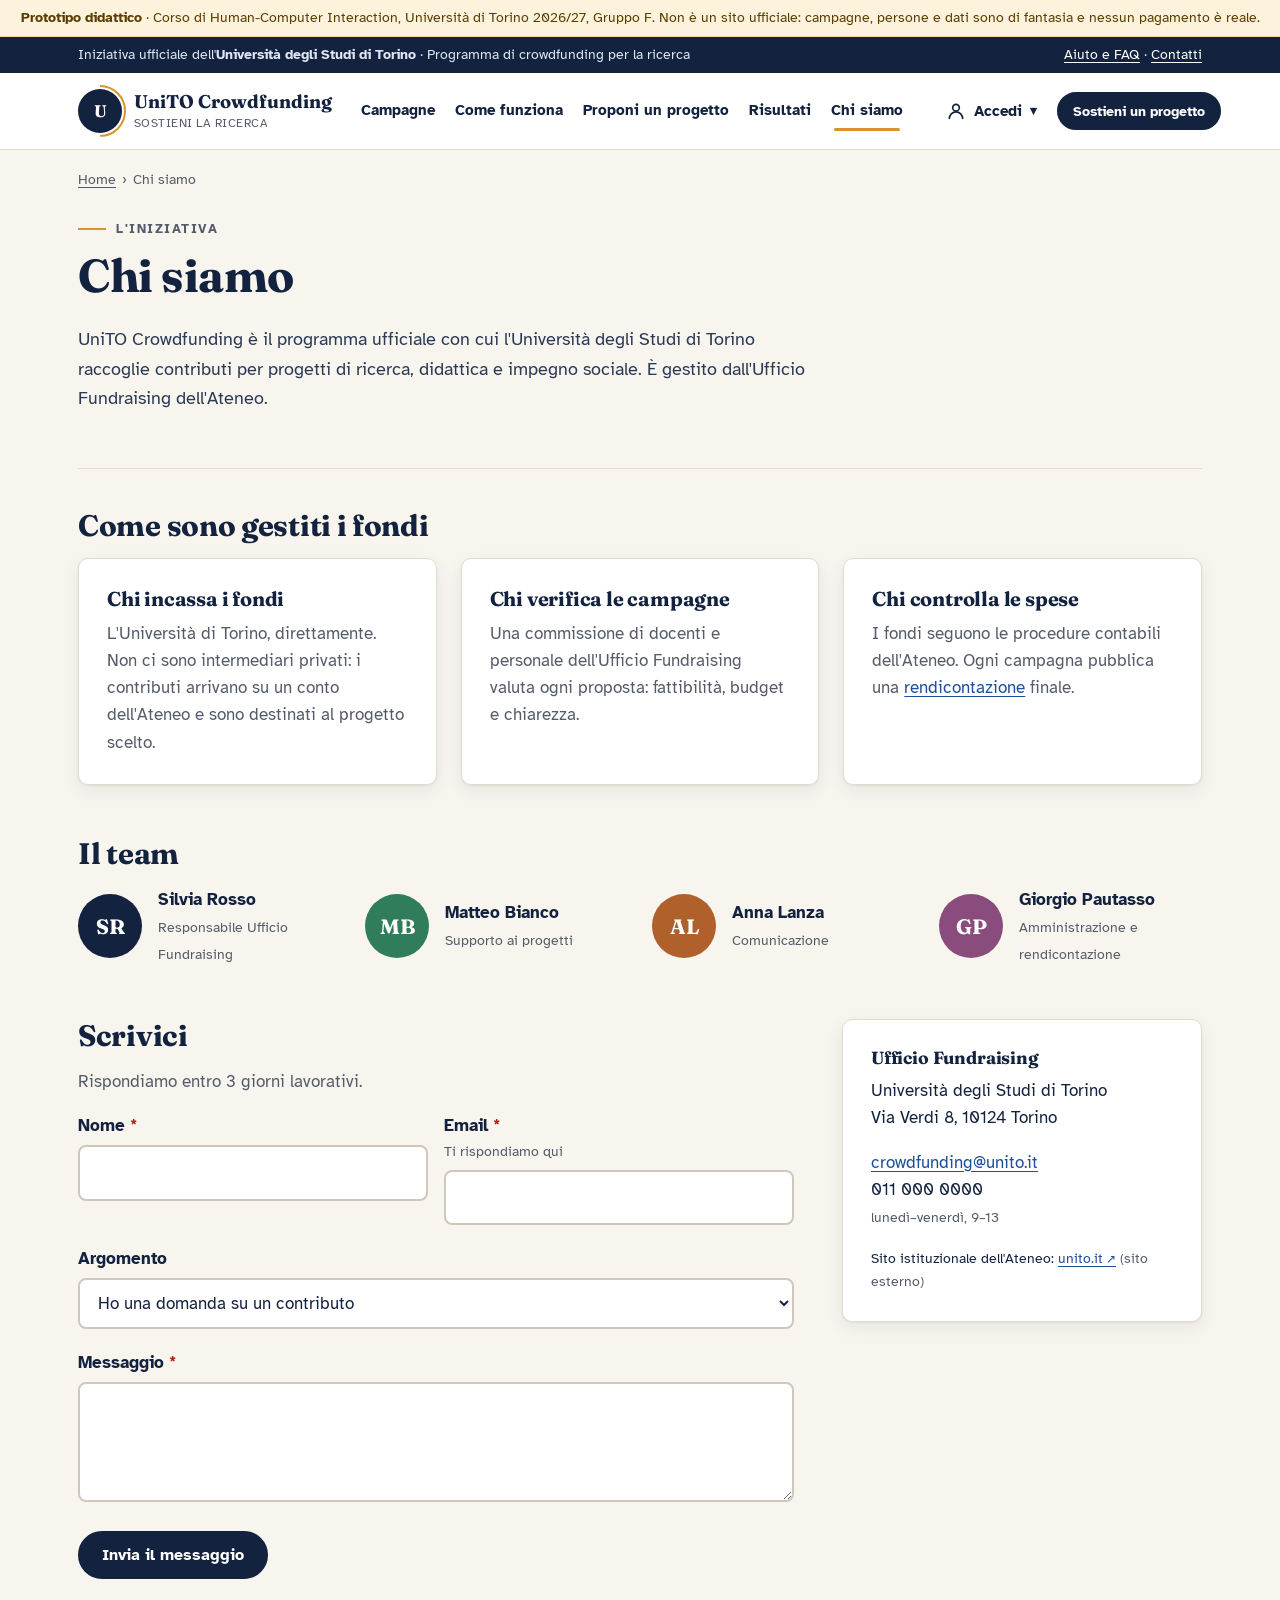
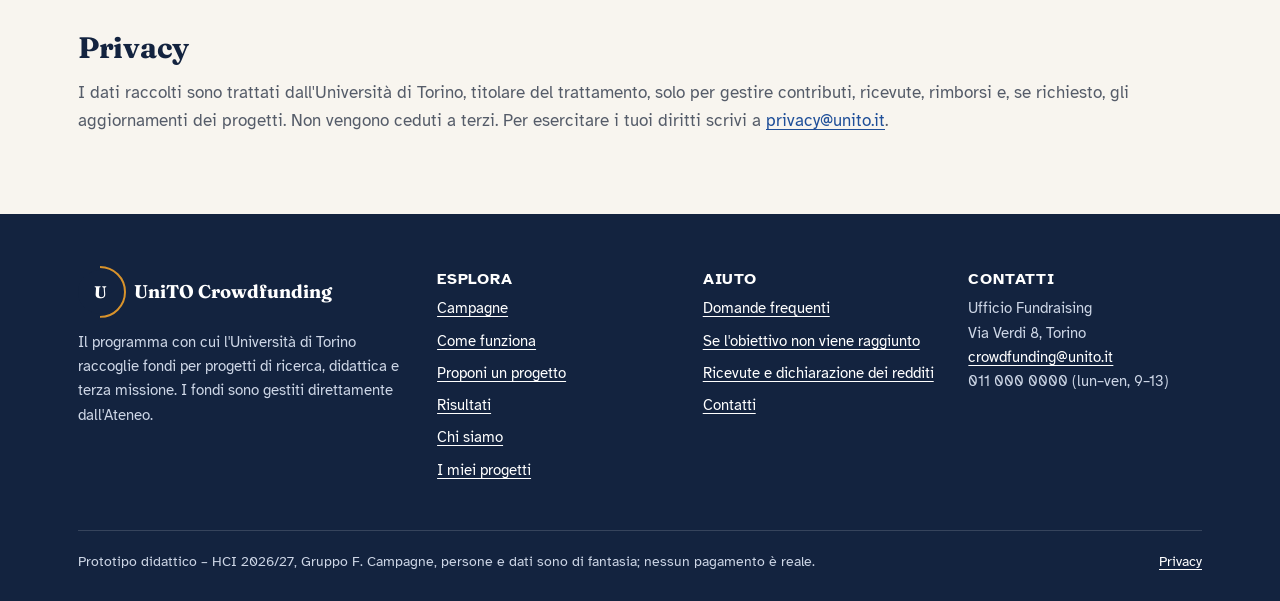
<file: chi-siamo.html>
<!doctype html>
<html lang="it">
<head>
<meta charset="utf-8">
<meta name="viewport" content="width=device-width, initial-scale=1">
<meta name="robots" content="noindex, nofollow">
<title>Chi siamo – UniTO Crowdfunding</title>
<link rel="stylesheet" href="css/style.css">
</head>
<body data-page="chi-siamo">
<main id="main" class="wrap">
  <nav class="crumbs" aria-label="Percorso"><ol><li><a href="index.html">Home</a></li><li aria-current="page">Chi siamo</li></ol></nav>
  <header class="page-head">
    <p class="eyebrow">L'iniziativa</p>
    <h1>Chi siamo</h1>
    <p class="lead">UniTO Crowdfunding è il programma ufficiale con cui l'Università degli Studi di Torino raccoglie contributi per progetti di ricerca, didattica e impegno sociale. È gestito dall'Ufficio Fundraising dell'Ateneo.</p>
  </header>

  <section class="block" aria-labelledby="h-gestione">
    <h2 id="h-gestione">Come sono gestiti i fondi</h2>
    <div class="grid g3">
      <div class="panel"><h3>Chi incassa i fondi</h3><p class="muted" style="margin:0">L'Università di Torino, direttamente. Non ci sono intermediari privati: i contributi arrivano su un conto dell'Ateneo e sono destinati al progetto scelto.</p></div>
      <div class="panel"><h3>Chi verifica le campagne</h3><p class="muted" style="margin:0">Una commissione di docenti e personale dell'Ufficio Fundraising valuta ogni proposta: fattibilità, budget e chiarezza.</p></div>
      <div class="panel"><h3>Chi controlla le spese</h3><p class="muted" style="margin:0">I fondi seguono le procedure contabili dell'Ateneo. Ogni campagna pubblica una <a href="risultati.html">rendicontazione</a> finale.</p></div>
    </div>
  </section>

  <section class="block">
    <h2>Il team</h2>
    <div class="grid g4">
      <div class="person"><div class="avatar" aria-hidden="true">SR</div><div><strong>Silvia Rosso</strong><br><span class="small muted">Responsabile Ufficio Fundraising</span></div></div>
      <div class="person"><div class="avatar" aria-hidden="true" style="background:#2f7d5b">MB</div><div><strong>Matteo Bianco</strong><br><span class="small muted">Supporto ai progetti</span></div></div>
      <div class="person"><div class="avatar" aria-hidden="true" style="background:#b0602a">AL</div><div><strong>Anna Lanza</strong><br><span class="small muted">Comunicazione</span></div></div>
      <div class="person"><div class="avatar" aria-hidden="true" style="background:#8a4b7d">GP</div><div><strong>Giorgio Pautasso</strong><br><span class="small muted">Amministrazione e rendicontazione</span></div></div>
    </div>
  </section>

  <section class="block" id="contatti">
    <div class="layout-side">
      <div>
        <h2>Scrivici</h2>
        <p class="muted">Rispondiamo entro 3 giorni lavorativi.</p>
        <div id="esito" role="status" aria-live="polite"></div>
        <form id="contatto" novalidate data-demo-errori>
          <div class="row2">
            <div class="field"><label for="cn">Nome <span class="req">*</span></label><input id="cn" autocomplete="name"><span class="error-msg"></span></div>
            <div class="field"><label for="ce">Email <span class="req">*</span><span class="hint">Ti rispondiamo qui</span></label><input id="ce" type="email" autocomplete="email"><span class="error-msg"></span></div>
          </div>
          <div class="field"><label for="ca">Argomento</label>
            <select id="ca" autocomplete="off"><option>Ho una domanda su un contributo</option><option>Vorrei proporre un progetto</option><option>Ricevute e dati fiscali</option><option>Altro</option></select></div>
          <div class="field"><label for="cm">Messaggio <span class="req">*</span></label><textarea id="cm" autocomplete="off"></textarea><span class="error-msg"></span></div>
          <button class="btn" type="submit">Invia il messaggio</button>
        </form>
      </div>
      <aside class="panel">
        <h3 style="font-size:1.1rem">Ufficio Fundraising</h3>
        <p>Università degli Studi di Torino<br>Via Verdi 8, 10124 Torino</p>
        <p><a href="mailto:crowdfunding@unito.it">crowdfunding@unito.it</a><br>011 000 0000<br><span class="small muted">lunedì–venerdì, 9–13</span></p>
        <p class="small" style="margin:0">Sito istituzionale dell'Ateneo: <a class="ext" href="https://www.unito.it" rel="noopener">unito.it<span class="sr-only"> (sito esterno)</span></a> <span class="muted">(sito esterno)</span></p>
      </aside>
    </div>
  </section>

  <section class="block" id="privacy">
    <h2>Privacy</h2>
    <p class="muted">I dati raccolti sono trattati dall'Università di Torino, titolare del trattamento, solo per gestire contributi, ricevute, rimborsi e, se richiesto, gli aggiornamenti dei progetti. Non vengono ceduti a terzi. Per esercitare i tuoi diritti scrivi a <a href="mailto:privacy@unito.it">privacy@unito.it</a>.</p>
  </section>
</main>
<script src="js/data.js"></script>
<script src="js/app.js"></script>
<script>
document.addEventListener("DOMContentLoaded", () => {
  const f = document.getElementById("contatto");
  const rules = {
    cn: v => v.trim() ? "" : "Scrivi il tuo nome, così sappiamo come chiamarti.",
    ce: v => !v ? "Inserisci l'email: è l'indirizzo a cui ti risponderemo." : /^[^\s@]+@[^\s@]+\.[^\s@]{2,}$/.test(v) ? "" : "L'email non sembra completa, es. nome@esempio.it.",
    cm: v => v.trim().length >= 10 ? "" : "Scrivi almeno qualche parola (10 caratteri) per spiegarci di cosa hai bisogno."
  };
  const check = (el) => { const m = rules[el.id](el.value); const fl = el.closest(".field"); fl.classList.toggle("has-error", !!m); el.setAttribute("aria-invalid", !!m); fl.querySelector(".error-msg").textContent = m; return !m; };
  f.addEventListener("focusout", e => rules[e.target.id] && e.target.value && check(e.target));
  f.addEventListener("input", e => rules[e.target.id] && e.target.closest(".has-error") && check(e.target));
  f.addEventListener("submit", e => {
    e.preventDefault();
    const bad = Object.keys(rules).map(id => document.getElementById(id)).filter(el => !check(el));
    if (bad.length) { bad[0].focus(); return; }
    const b = f.querySelector("button"); b.disabled = true; b.innerHTML = '<span class="spinner" aria-hidden="true"></span> Invio…';
    setTimeout(() => {
      document.getElementById("esito").innerHTML = `<div class="alert alert-ok"><span><strong>Messaggio inviato.</strong> Ti risponderemo all'indirizzo ${UCF.esc(document.getElementById("ce").value)} entro 3 giorni lavorativi.</span></div>`;
      f.reset(); b.disabled = false; b.textContent = "Invia il messaggio";
    }, 1000);
  });
});
</script>
</body>
</html>
</file>
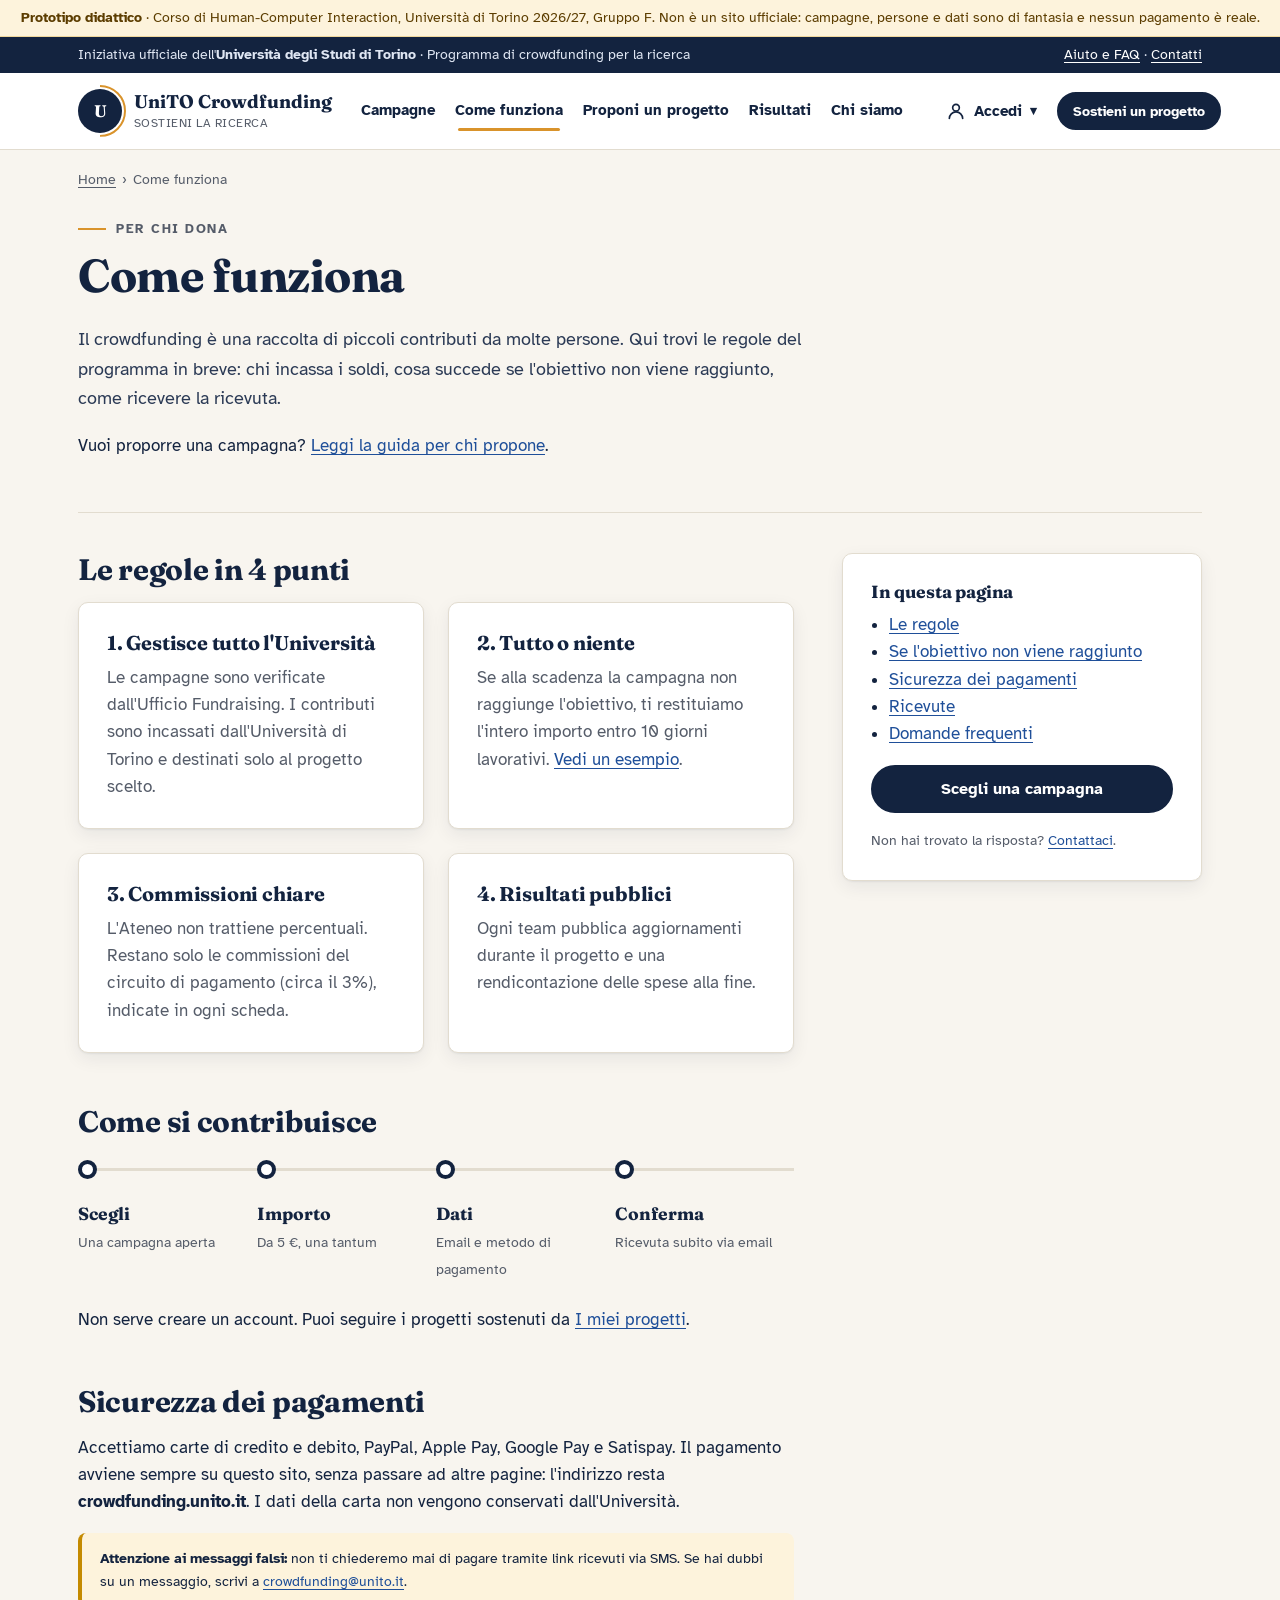
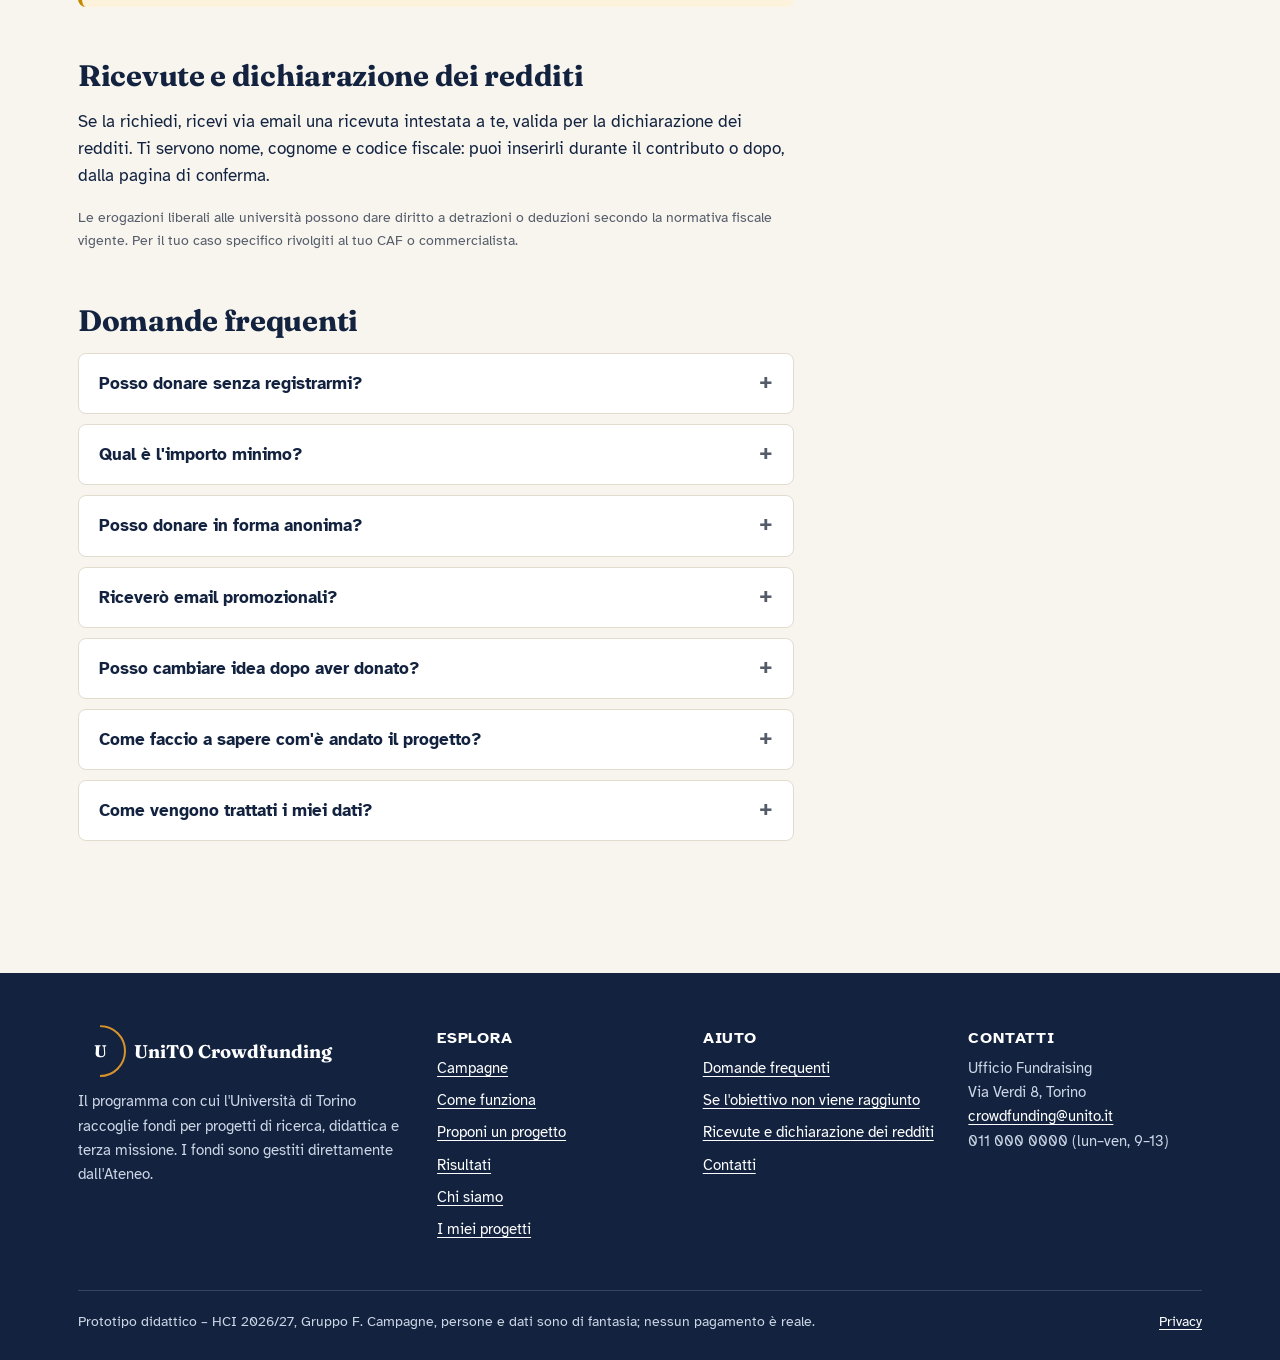
<file: come-funziona.html>
<!doctype html>
<html lang="it">
<head>
<meta charset="utf-8">
<meta name="viewport" content="width=device-width, initial-scale=1">
<meta name="robots" content="noindex, nofollow">
<title>Come funziona – UniTO Crowdfunding</title>
<link rel="stylesheet" href="css/style.css">
</head>
<body data-page="come-funziona">
<main id="main" class="wrap">
  <nav class="crumbs" aria-label="Percorso"><ol><li><a href="index.html">Home</a></li><li aria-current="page">Come funziona</li></ol></nav>
  <header class="page-head">
    <p class="eyebrow">Per chi dona</p>
    <h1>Come funziona</h1>
    <p class="lead">Il crowdfunding è una raccolta di piccoli contributi da molte persone. Qui trovi le regole del programma in breve: chi incassa i soldi, cosa succede se l'obiettivo non viene raggiunto, come ricevere la ricevuta.</p>
    <p>Vuoi proporre una campagna? <a href="proponi.html">Leggi la guida per chi propone</a>.</p>
  </header>

  <div class="layout-side">
    <div>
      <section class="block" id="regole">
        <h2>Le regole in 4 punti</h2>
        <div class="grid g2">
          <div class="panel"><h3>1. Gestisce tutto l'Università</h3><p class="muted" style="margin:0">Le campagne sono verificate dall'Ufficio Fundraising. I contributi sono incassati dall'Università di Torino e destinati solo al progetto scelto.</p></div>
          <div class="panel" id="rimborso"><h3>2. Tutto o niente</h3><p class="muted" style="margin:0">Se alla scadenza la campagna non raggiunge l'obiettivo, ti restituiamo l'intero importo entro 10 giorni lavorativi. <a href="risultati.html#non-raggiunte">Vedi un esempio</a>.</p></div>
          <div class="panel" id="commissioni"><h3>3. Commissioni chiare</h3><p class="muted" style="margin:0">L'Ateneo non trattiene percentuali. Restano solo le commissioni del circuito di pagamento (circa il 3%), indicate in ogni scheda.</p></div>
          <div class="panel"><h3>4. Risultati pubblici</h3><p class="muted" style="margin:0">Ogni team pubblica aggiornamenti durante il progetto e una rendicontazione delle spese alla fine.</p></div>
        </div>
      </section>

      <section class="block">
        <h2>Come si contribuisce</h2>
        <ol class="timeline t4">
          <li><strong>Scegli</strong><span class="muted small">Una campagna aperta</span></li>
          <li><strong>Importo</strong><span class="muted small">Da 5 €, una tantum</span></li>
          <li><strong>Dati</strong><span class="muted small">Email e metodo di pagamento</span></li>
          <li><strong>Conferma</strong><span class="muted small">Ricevuta subito via email</span></li>
        </ol>
        <p style="margin-top:24px">Non serve creare un account. Puoi seguire i progetti sostenuti da <a href="i-miei-progetti.html">I miei progetti</a>.</p>
      </section>

      <section class="block" id="sicurezza">
        <h2>Sicurezza dei pagamenti</h2>
        <p>Accettiamo carte di credito e debito, PayPal, Apple Pay, Google Pay e Satispay. Il pagamento avviene sempre su questo sito, senza passare ad altre pagine: l'indirizzo resta <strong>crowdfunding.unito.it</strong>. I dati della carta non vengono conservati dall'Università.</p>
        <div class="alert alert-warn small"><span><strong>Attenzione ai messaggi falsi:</strong> non ti chiederemo mai di pagare tramite link ricevuti via SMS. Se hai dubbi su un messaggio, scrivi a <a href="mailto:crowdfunding@unito.it">crowdfunding@unito.it</a>.</span></div>
      </section>

      <section class="block" id="ricevute">
        <h2>Ricevute e dichiarazione dei redditi</h2>
        <p>Se la richiedi, ricevi via email una ricevuta intestata a te, valida per la dichiarazione dei redditi. Ti servono nome, cognome e codice fiscale: puoi inserirli durante il contributo o dopo, dalla pagina di conferma.</p>
        <p class="muted small">Le erogazioni liberali alle università possono dare diritto a detrazioni o deduzioni secondo la normativa fiscale vigente. Per il tuo caso specifico rivolgiti al tuo CAF o commercialista.</p>
      </section>

      <section class="block" id="faq">
        <h2>Domande frequenti</h2>
        <details class="faq"><summary>Posso donare senza registrarmi?</summary><div>Sì. Ti serve solo un indirizzo email per ricevere la conferma.</div></details>
        <details class="faq"><summary>Qual è l'importo minimo?</summary><div>5 €. Non c'è un importo “giusto”: ogni contributo conta, e anche il numero di sostenitori aiuta un progetto a farsi conoscere.</div></details>
        <details class="faq"><summary>Posso donare in forma anonima?</summary><div>Sì, basta selezionare l'opzione “Contribuisci in forma anonima”. L'Università conosce comunque i tuoi dati per inviarti la ricevuta e l'eventuale rimborso.</div></details>
        <details class="faq"><summary>Riceverò email promozionali?</summary><div>No. Ricevi solo la conferma e, se lo scegli, gli aggiornamenti del progetto sostenuto (al massimo uno al mese).</div></details>
        <details class="faq"><summary>Posso cambiare idea dopo aver donato?</summary><div>Entro 14 giorni puoi chiedere l'annullamento scrivendo all'Ufficio Fundraising, indicando il numero dell'operazione.</div></details>
        <details class="faq"><summary>Come faccio a sapere com'è andato il progetto?</summary><div>Gli aggiornamenti sono pubblicati nella scheda della campagna e in <a href="i-miei-progetti.html">I miei progetti</a>. Le campagne concluse hanno una rendicontazione nella pagina <a href="risultati.html">Risultati</a>.</div></details>
        <details class="faq" id="privacy"><summary>Come vengono trattati i miei dati?</summary><div>I dati sono trattati dall'Università di Torino solo per gestire il contributo, la ricevuta e, se lo chiedi, gli aggiornamenti. Non vengono ceduti a terzi.</div></details>
      </section>
    </div>
    <aside class="sticky">
      <div class="panel">
        <h3 style="font-size:1.1rem">In questa pagina</h3>
        <ul style="padding-left:18px;margin:0 0 18px">
          <li><a href="#regole">Le regole</a></li>
          <li><a href="#rimborso">Se l'obiettivo non viene raggiunto</a></li>
          <li><a href="#sicurezza">Sicurezza dei pagamenti</a></li>
          <li><a href="#ricevute">Ricevute</a></li>
          <li><a href="#faq">Domande frequenti</a></li>
        </ul>
        <a class="btn btn-block" href="campagne.html?stato=in-corso">Scegli una campagna</a>
        <p class="small muted" style="margin:16px 0 0">Non hai trovato la risposta? <a href="chi-siamo.html#contatti">Contattaci</a>.</p>
      </div>
    </aside>
  </div>
</main>
<script src="js/data.js"></script>
<script src="js/app.js"></script>
</body>
</html>
</file>
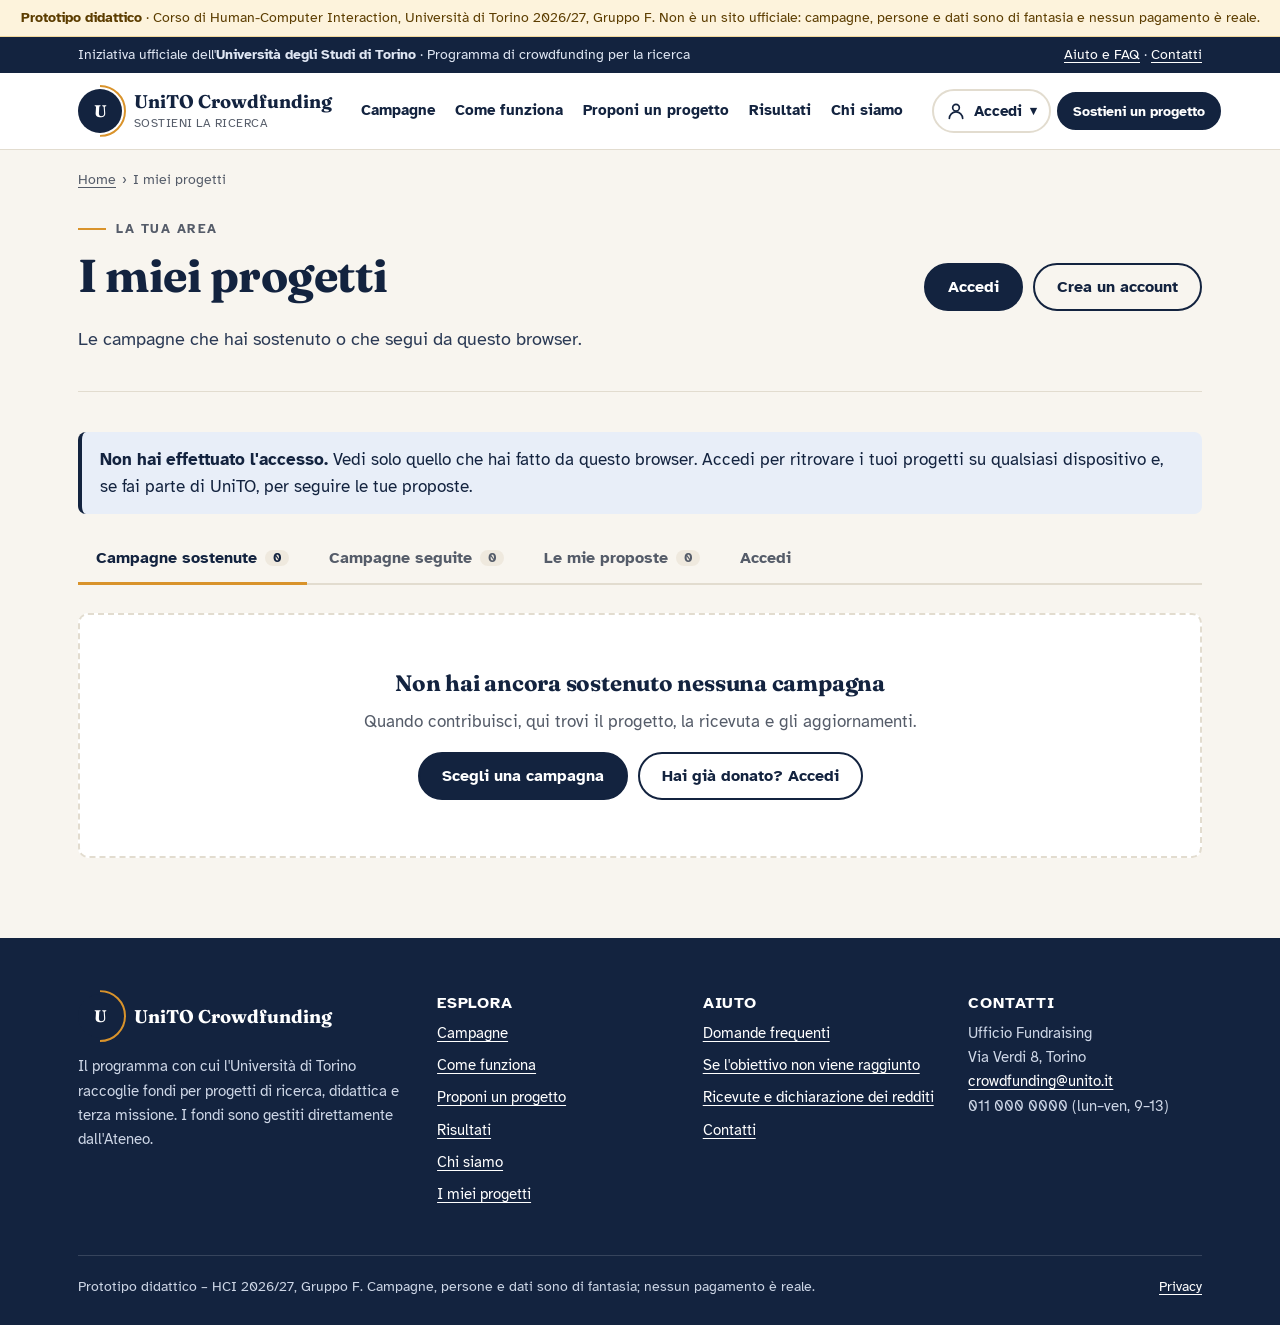
<file: i-miei-progetti.html>
<!doctype html>
<html lang="it">
<head>
<meta charset="utf-8">
<meta name="viewport" content="width=device-width, initial-scale=1">
<meta name="robots" content="noindex, nofollow">
<title>I miei progetti – UniTO Crowdfunding</title>
<link rel="stylesheet" href="css/style.css">
<style>
  .mine { display: grid; grid-template-columns: 0.5rem minmax(0, 1fr) 18.75rem; gap: 0 24px; background: #ffffff; border: 1px solid #e2dccf; border-radius: 10px; box-shadow: 0 1px 2px rgba(19,35,63,.06), 0 6px 18px rgba(19,35,63,.07); margin-bottom: 20px; overflow: hidden; scroll-margin-top: 110px; }
  .mine .stripe { background: var(--tc); }
  .mine .main { padding: 22px 0; }
  .mine .side { padding: 22px 24px 22px 0; display: flex; flex-direction: column; gap: 10px; }
  .mine h3 { font-size: 1.35rem; margin: 6px 0 4px; }
  .last-up { background: #f8f5ef; border-radius: 8px; padding: 12px 16px; margin-top: 14px; }
  .last-up time { font-size: .85rem; color: #555c69; font-weight: 700; }
  .area-tabs { display: flex; gap: 4px; border-bottom: 2px solid #e2dccf; margin-bottom: 28px; }
  .area-tabs button { background: none; border: 0; font: 700 1rem "Atkinson Hyperlegible", "Segoe UI", Tahoma, sans-serif; padding: 14px 18px; cursor: pointer; color: #555c69; border-bottom: 3px solid transparent; margin-bottom: -2px; display: flex; gap: 8px; align-items: center; }
  .area-tabs button[aria-selected="true"] { color: #13233f; border-bottom-color: #d9932b; }
  .area-tabs .n { background: #efe9de; border-radius: 999px; padding: 0 8px; font-size: .8rem; }
  .who-bar { display: flex; justify-content: space-between; align-items: center; gap: 20px; }
  .prop { background: #ffffff; border: 1px solid #e2dccf; border-radius: 10px; padding: 24px 26px; margin-bottom: 18px; box-shadow: 0 1px 2px rgba(19,35,63,.06), 0 6px 18px rgba(19,35,63,.07); }
  .prop-head { display: flex; justify-content: space-between; gap: 16px; align-items: start; }
  .prop .stepper { margin: 22px 0 14px; }
  .prop .stepper li { font-size: .9rem; }
  .prop .stepper li.fail { color: #b42318; }
  .prop .stepper li.fail::before { content: "✕"; background: #b42318; border-color: #b42318; color: #fff; }
</style>
</head>
<body data-page="miei">
<main id="main" class="wrap">
  <nav class="crumbs" aria-label="Percorso"><ol><li><a href="index.html">Home</a></li><li aria-current="page">I miei progetti</li></ol></nav>
  <header class="page-head who-bar" id="testa"></header>
  <div id="avviso"></div>
  <div class="area-tabs" role="tablist" aria-label="Sezioni dell'area personale" id="tabs"></div>
  <div id="pannello" role="tabpanel" tabindex="-1"></div>
</main>
<script src="js/data.js"></script>
<script src="js/app.js"></script>
<script>
document.addEventListener("DOMContentLoaded", () => {
  const { store, euro, data, esc, campagna, progress, key } = UCF;
  const $ = (id) => document.getElementById(id);
  const u = UCF.utente();
  const visitaSalvata = store.get(key("ultima_visita"), null);
  const ultimaVisita = visitaSalvata || "2000-01-01";
  const don = store.get(key("donazioni"), []);
  const seg = store.get(key("seguiti"), []);
  const cand = u ? store.get(key("candidature"), []) : [];
  const bozza = store.get("ucf_candidatura", null);
  const sostenuti = [...new Set(don.map(d => d.id))];
  const seguiti = seg.filter(id => !sostenuti.includes(id));
  const nuovi = (ids) => ids.reduce((n, id) => n + campagna(id).aggiornamenti.filter(x => x.data > ultimaVisita).length, 0);

  /* ---------- Intestazione ---------- */
  $("testa").innerHTML = u
    ? `<div><p class="eyebrow">Area personale</p><h1>I miei progetti</h1>
        <p class="lead" style="margin:0">Ciao ${esc(u.nome)}: qui trovi le campagne che sostieni e segui${u.ruolo === "unito" ? " e le tue proposte" : ""}.</p></div>
       <div class="person"><div class="avatar" aria-hidden="true">${esc(u.nome[0] + u.cognome[0])}</div>
        <div><strong>${esc(u.nome)} ${esc(u.cognome)}</strong><br><span class="small muted">${esc(u.email)}</span><br>
        <button class="linkbtn small" type="button" id="esci">Esci</button></div></div>`
    : `<div><p class="eyebrow">La tua area</p><h1>I miei progetti</h1>
        <p class="lead" style="margin:0">Le campagne che hai sostenuto o che segui da questo browser.</p></div>
       <div style="display:flex;gap:10px;flex:none"><a class="btn" href="accedi.html?next=i-miei-progetti.html">Accedi</a><a class="btn btn-ghost" href="accedi.html?next=i-miei-progetti.html#registrati">Crea un account</a></div>`;
  if (!u) $("avviso").innerHTML = `<div class="alert alert-info"><span><strong>Non hai effettuato l'accesso.</strong> Vedi solo quello che hai fatto da questo browser. Accedi per ritrovare i tuoi progetti su qualsiasi dispositivo e, se fai parte di UniTO, per seguire le tue proposte.</span></div>`;
  const nn = nuovi([...sostenuti, ...seguiti]);
  if (nn) $("avviso").insertAdjacentHTML("beforeend", `<div class="alert alert-ok"><span><strong>${nn} novità</strong> ${visitaSalvata ? `dalla tua ultima visita (${data(visitaSalvata)})` : "nei progetti che segui"}, segnate con “Nuovo”.</span></div>`);
  const esci = $("esci"); if (esci) esci.onclick = () => { UCF.logout(); location.href = "index.html"; };

  /* ---------- Schede ---------- */
  const TABS = [
    ["sostenute", "Campagne sostenute", sostenuti.length],
    ["seguite", "Campagne seguite", seguiti.length],
    ["proposte", "Le mie proposte", cand.length + (bozza ? 1 : 0)],
    ["account", u ? "Account" : "Accedi", null]
  ];
  $("tabs").innerHTML = TABS.map(([k, l, n]) => `<button role="tab" id="t-${k}" aria-controls="pannello" aria-selected="false" tabindex="-1" data-k="${k}">${l}${n !== null ? ` <span class="n">${n}</span>` : ""}</button>`).join("");

  function card(id) {
    const c = campagna(id), t = TEMI[c.tema];
    const miei = don.filter(d => d.id === id);
    const up = c.aggiornamenti[0], nuovo = up && up.data > ultimaVisita;
    return `<article class="mine" id="p-${id}" style="--tc:${t.colore}">
      <div class="stripe" aria-hidden="true"></div>
      <div class="main">
        <span class="tag" style="--tc:${t.colore};border:1px solid #e2dccf">${t.nome}</span>
        <h3><a href="progetto.html?id=${id}" style="color:inherit">${esc(c.titolo)}</a></h3>
        <p class="muted small" style="margin:0">${miei.length ? miei.map(d => `Hai donato ${euro(d.importo)} il ${data(d.data)}`).join(" · ") : "Segui il progetto senza aver donato"}</p>
        ${up ? `<div class="last-up">${nuovo ? '<span class="badge badge-new">Nuovo</span> ' : ""}<time datetime="${up.data}">Ultimo aggiornamento · ${data(up.data)}</time>
          <p style="margin:4px 0 0"><strong>${esc(up.titolo)}${/[.!?]$/.test(up.titolo) ? "" : "."}</strong> ${esc(up.testo)}</p>
          <a href="progetto.html?id=${id}#aggiornamento-${c.aggiornamenti.length}">Leggi l'aggiornamento →</a></div>`
          : `<div class="last-up"><span class="muted small">Nessun aggiornamento pubblicato finora.</span></div>`}
      </div>
      <div class="side">
        ${progress(c)}
        ${c.risultati ? `<p class="small" style="margin:0"><strong>Risultati:</strong> ${esc(c.risultati)}</p>` : ""}
        <div style="margin-top:auto;display:flex;gap:8px;flex-wrap:wrap">
          ${c.stato === "in-corso" ? `<a class="btn btn-sm" href="sostieni.html?id=${id}">${miei.length ? "Dona ancora" : "Sostieni"}</a>` : ""}
          ${seg.includes(id) ? `<button class="btn btn-ghost btn-sm" data-unfollow="${id}">Smetti di seguire</button>` : `<button class="btn btn-ghost btn-sm" data-follow="${id}">Segui gli aggiornamenti</button>`}
        </div>
        ${miei.filter(d => d.fiscale).map(d => `<button class="linkbtn small" style="text-align:left" data-ric="${d.ricevuta}">Scarica la ricevuta ${d.ricevuta}</button>`).join("")}
      </div>
    </article>`;
  }

  const vuoto = (titolo, testo, azioni) => `<div class="empty"><h2 style="font-size:1.4rem">${titolo}</h2><p class="muted">${testo}</p><div style="display:flex;gap:10px;justify-content:center;flex-wrap:wrap">${azioni}</div></div>`;
  const STATI = ["Inviata", "In valutazione", "Approvata", "Campagna online"];
  const idxStato = { inviata: 0, valutazione: 1, approvata: 2, online: 3, respinta: 1 };

  const render = {
    sostenute: () => {
      if (!sostenuti.length) return vuoto("Non hai ancora sostenuto nessuna campagna", "Quando contribuisci, qui trovi il progetto, la ricevuta e gli aggiornamenti.",
        `<a class="btn" href="campagne.html?stato=in-corso">Scegli una campagna</a>${u ? "" : `<a class="btn btn-ghost" href="accedi.html?next=i-miei-progetti.html">Hai già donato? Accedi</a>`}`);
      const tot = don.reduce((s, d) => s + d.importo, 0);
      return `<p class="muted">${don.length} ${don.length === 1 ? "contributo" : "contributi"} per un totale di <strong style="color:#13233f">${euro(tot)}</strong>.</p>${sostenuti.map(card).join("")}`;
    },
    seguite: () => seguiti.length ? seguiti.map(card).join("")
      : vuoto("Non segui altre campagne", "Premi “Segui il progetto” nella scheda di una campagna per ricevere gli aggiornamenti senza donare.", `<a class="btn" href="campagne.html">Esplora le campagne</a>`),
    proposte: () => {
      if (!u) return vuoto("Accedi per vedere le tue proposte", "Le candidature sono legate al tuo account istituzionale UniTO.",
        `<a class="btn" href="accedi.html?next=i-miei-progetti.html">Accedi</a><a class="btn btn-ghost" href="proponi.html">Come proporre una campagna</a>`) + (bozza ? `<p class="small muted" style="text-align:center;margin-top:12px">Hai una bozza di candidatura in questo browser: <a href="candidatura.html">riprendila</a>.</p>` : "");
      const bz = bozza ? `<article class="prop"><div class="prop-head"><div><span class="badge badge-run">Bozza</span><h3 style="margin:8px 0 4px">${esc(bozza.titolo || "Candidatura senza titolo")}</h3>
          <p class="small muted" style="margin:0">Ultima modifica: ${new Date(bozza.when).toLocaleString("it-IT", { day: "numeric", month: "long", hour: "2-digit", minute: "2-digit" })} · passo ${bozza.step || 1} di 4</p></div>
          <a class="btn btn-sm" href="candidatura.html">Riprendi la bozza</a></div></article>` : "";
      const list = cand.slice().sort((a, b) => b.data.localeCompare(a.data)).map(p => {
        const i = idxStato[p.stato];
        const steps = STATI.map((l, k) => {
          const cls = p.stato === "respinta" && k === 1 ? "fail" : k < i || (k === i && p.stato === "online") ? "done" : k === i ? "current" : "";
          return `<li class="${cls}">${p.stato === "respinta" && k === 1 ? "Non approvata" : l}</li>`;
        }).join("");
        const badge = { inviata: "badge-run", valutazione: "badge-run", approvata: "badge-ok", online: "badge-ok", respinta: "badge-fail" }[p.stato];
        const label = { inviata: "Inviata", valutazione: "In valutazione", approvata: "Approvata", online: "Online", respinta: "Non approvata" }[p.stato];
        return `<article class="prop"><div class="prop-head"><div><span class="badge ${badge}">${label}</span>
            <h3 style="margin:8px 0 4px">${esc(p.titolo)}</h3>
            <p class="small muted" style="margin:0">Protocollo ${p.protocollo} · inviata il ${data(p.data)} · obiettivo ${euro(p.obiettivo)} · ${TEMI[p.tema].nome}</p></div>
            ${p.stato === "respinta" ? `<a class="btn btn-ghost btn-sm" href="candidatura.html">Ripresenta</a>` : ""}</div>
          <ol class="stepper" aria-label="Stato della proposta">${steps}</ol>
          ${p.nota ? `<p class="small" style="margin:0"><strong>Nota dello sportello:</strong> ${esc(p.nota)}</p>` : ""}</article>`;
      }).join("");
      if (!bz && !list) return vuoto("Non hai ancora proposto campagne", "Scopri requisiti e tempi, poi compila la candidatura: puoi salvarla e riprenderla quando vuoi.", `<a class="btn" href="candidatura.html">Inizia una candidatura</a><a class="btn btn-ghost" href="proponi.html">Come funziona</a>`);
      return `<div style="display:flex;justify-content:space-between;align-items:center;margin-bottom:18px"><p class="muted" style="margin:0">Lo stato si aggiorna a ogni passaggio della valutazione. Ricevi anche un'email.</p><a class="btn btn-sm" href="candidatura.html">Nuova candidatura</a></div>${bz}${list}`;
    },
    account: () => u
      ? `<div class="grid g2" style="align-items:start"><div class="panel">
          <h2 style="font-size:1.3rem">Il tuo account</h2>
          <div class="summary-row"><span class="k">Nome</span><span class="v">${esc(u.nome)} ${esc(u.cognome)}</span></div>
          <div class="summary-row"><span class="k">Email</span><span class="v">${esc(u.email)}</span></div>
          <div class="summary-row"><span class="k">Tipo</span><span class="v">${u.ruolo === "unito" ? "Personale o studente UniTO" : "Sostenitore"}</span></div>
          <div class="summary-row"><span class="k">Iscritto dal</span><span class="v">${data(u.dal)}</span></div>
          <button class="btn btn-ghost" style="margin-top:18px" type="button" id="esci2">Esci dall'account</button></div>
          <div class="panel"><h2 style="font-size:1.3rem">Email che ricevi</h2>
          <label class="check"><input type="checkbox" checked disabled><span>Conferme e ricevute dei contributi<span class="hint">Necessarie, non si possono disattivare.</span></span></label>
          <label class="check"><input type="checkbox" id="pref-agg" ${store.get(key("pref_agg"), true) ? "checked" : ""}><span>Aggiornamenti dei progetti che segui<span class="hint">Al massimo uno al mese per progetto.</span></span></label>
          <p class="small muted" id="pref-msg" aria-live="polite"></p></div></div>`
      : `<div class="panel" style="max-width:40rem"><h2 style="font-size:1.3rem">Accedi al tuo account</h2>
          <p>Con un account ritrovi i progetti su qualsiasi dispositivo; i contributi fatti da questo browser verranno collegati automaticamente.</p>
          <div style="display:flex;gap:10px"><a class="btn" href="accedi.html?next=i-miei-progetti.html">Accedi</a><a class="btn btn-ghost" href="accedi.html?next=i-miei-progetti.html#registrati">Crea un account</a></div></div>`
  };

  function show(k, focus) {
    document.querySelectorAll("#tabs button").forEach(b => { const on = b.dataset.k === k; b.setAttribute("aria-selected", on); b.tabIndex = on ? 0 : -1; if (on) $("pannello").setAttribute("aria-labelledby", b.id); });
    // Titolo h2 (nascosto) per ogni scheda: evita il salto h1 → h3 nelle card
    $("pannello").innerHTML = `<h2 class="sr-only">${TABS.find(t => t[0] === k)[1]}</h2>` + render[k]();
    try { history.replaceState(null, "", "#" + k); } catch (e) {}
    bind(); UCF.animateBars($("pannello"));
    if (focus) document.getElementById("t-" + k).focus();
  }
  const btns = [...document.querySelectorAll("#tabs button")];
  btns.forEach((b, i) => {
    b.onclick = () => show(b.dataset.k);
    b.onkeydown = (e) => { const d = e.key === "ArrowRight" ? 1 : e.key === "ArrowLeft" ? -1 : 0; if (d) { e.preventDefault(); show(btns[(i + d + btns.length) % btns.length].dataset.k, true); } };
  });

  function bind() {
    const P = $("pannello");
    P.querySelectorAll("[data-unfollow]").forEach(b => b.onclick = () => {
      const id = b.dataset.unfollow;
      if (!confirm(`Vuoi smettere di seguire “${campagna(id).titolo}”? I tuoi contributi resteranno registrati.`)) return;
      UCF.toggleSegui(id); location.reload();
    });
    P.querySelectorAll("[data-follow]").forEach(b => b.onclick = () => { UCF.toggleSegui(b.dataset.follow); location.reload(); });
    P.querySelectorAll("[data-ric]").forEach(b => b.onclick = () => UCF.toast(`Nel sito reale si scaricherebbe il PDF della ricevuta ${b.dataset.ric}`));
    const e2 = $("esci2"); if (e2) e2.onclick = () => { UCF.logout(); location.href = "index.html"; };
    const pa = $("pref-agg"); if (pa) pa.onchange = () => { store.set(key("pref_agg"), pa.checked); $("pref-msg").textContent = "✓ Preferenza salvata"; };
  }

  const start = (location.hash || "").slice(1);
  const predef = u && u.ruolo === "unito" && (cand.length || bozza) ? "proposte" : !sostenuti.length && seguiti.length ? "seguite" : "sostenute";
  show(TABS.some(t => t[0] === start) ? start : predef);
  // Le voci del menu del profilo cambiano solo l'ancora: si passa alla scheda senza ricaricare
  window.addEventListener("hashchange", () => {
    const k = location.hash.slice(1);
    if (TABS.some(t => t[0] === k)) { show(k); $("pannello").focus({ preventScroll: true }); window.scrollTo({ top: document.getElementById("tabs").offsetTop - 120 }); }
  });

  // La visita di oggi diventa il riferimento per le prossime novità
  window.addEventListener("pagehide", () => { if (sostenuti.length || seguiti.length) store.set(key("ultima_visita"), new Date().toISOString().slice(0, 10)); });
});
</script>
</body>
</html>
</file>
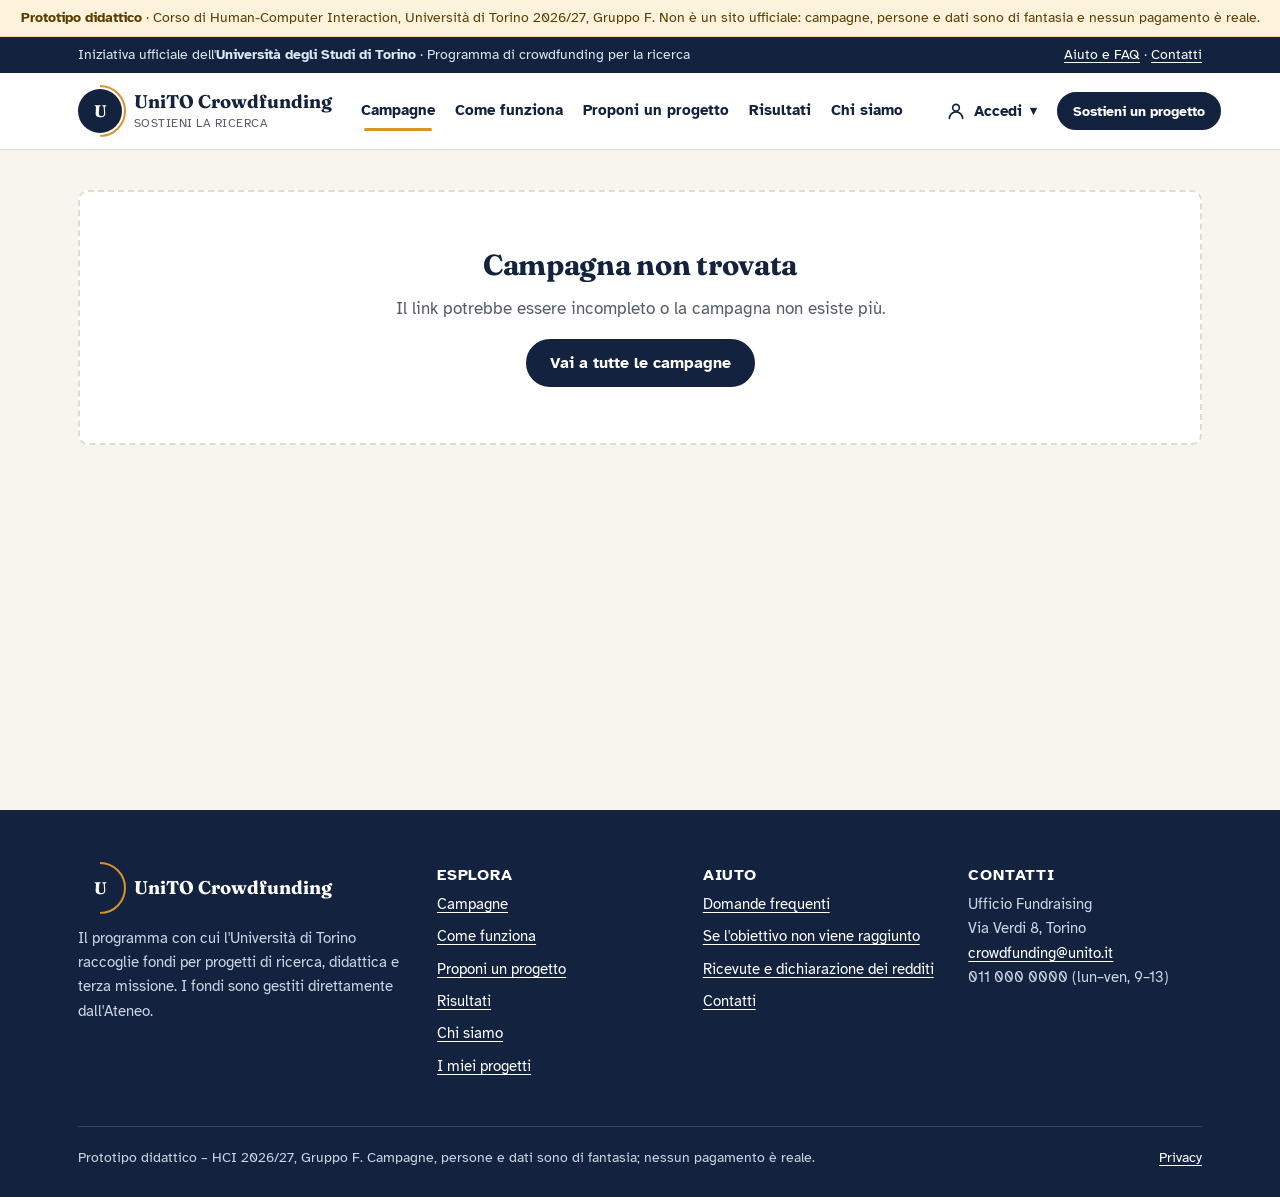
<file: progetto.html>
<!doctype html>
<html lang="it">
<head>
<meta charset="utf-8">
<meta name="viewport" content="width=device-width, initial-scale=1">
<meta name="robots" content="noindex, nofollow">
<title>Campagna – UniTO Crowdfunding</title>
<!-- Anteprima per i link condivisi in chat (opportunità O1 di Giulia) -->
<meta property="og:site_name" content="UniTO Crowdfunding – Università di Torino">
<meta property="og:title" content="Campagna di ricerca dell'Università di Torino">
<link rel="stylesheet" href="css/style.css">
</head>
<body data-page="campagne">
<main id="main" class="wrap">
  <div id="contenuto"></div>
</main>
<script src="js/data.js"></script>
<script src="js/app.js"></script>
<script>
document.addEventListener("DOMContentLoaded", () => {
  const { euro, data, esc, campagna, progress, qs } = UCF;
  const c = campagna(qs("id"));
  const root = document.getElementById("contenuto");

  if (!c) {
    root.innerHTML = `<div class="empty" style="margin-top:40px"><h1 style="font-size:1.8rem">Campagna non trovata</h1>
      <p class="muted">Il link potrebbe essere incompleto o la campagna non esiste più.</p>
      <a class="btn" href="campagne.html">Vai a tutte le campagne</a></div>`;
    return;
  }

  document.title = `${c.titolo} – UniTO Crowdfunding`;
  const t = TEMI[c.tema];
  document.body.style.setProperty("--tc", t.colore);
  const aperta = c.stato === "in-corso";
  const tot = c.fondi.reduce((s, f) => s + f[1], 0);
  const breve = `crowdfunding.unito.it/${c.id}`;

  const fondi = c.fondi.map(([v, a]) => `<div class="funds-row"><span>${esc(v)}</span><span class="amount">${euro(a)}</span>
      <div class="fbar" aria-hidden="true"><span style="width:${(a / tot * 100).toFixed(1)}%"></span></div></div>`).join("");

  const agg = c.aggiornamenti.length
    ? c.aggiornamenti.map((u, i) => `<article class="update" id="aggiornamento-${c.aggiornamenti.length - i}">
        <time datetime="${u.data}">${data(u.data)}</time><h3>${esc(u.titolo)}</h3><p>${esc(u.testo)}</p></article>`).join("")
    : `<p class="muted">Non ci sono ancora aggiornamenti. Segui il progetto per sapere quando ne verranno pubblicati.</p>`;

  const impatto = c.impatto.length ? `<section class="block" aria-labelledby="h-impatto">
      <h2 id="h-impatto">Cosa rende possibile il tuo contributo</h2>
      <div class="impact">${c.impatto.map(([a, w]) => `<div><strong>${euro(a)}</strong>${esc(w)}</div>`).join("")}</div></section>` : "";

  const cta = aperta
    ? `<a class="btn btn-block" href="sostieni.html?id=${c.id}">Sostieni questo progetto</a>
       <p class="small muted" style="text-align:center;margin:10px 0 0">Da 5 € · Nessuna registrazione · Rimborso garantito se l'obiettivo non viene raggiunto</p>`
    : `<div class="alert alert-info" style="margin:0"><span>La raccolta è conclusa. ${c.stato === "non-raggiunta" ? "I contributi sono stati restituiti." : "Puoi seguire i risultati del progetto."}</span></div>`;

  root.innerHTML = `
  <nav class="crumbs" aria-label="Percorso"><ol><li><a href="index.html">Home</a></li><li><a href="campagne.html">Campagne</a></li><li><a href="campagne.html?tema=${c.tema}">${t.nome}</a></li><li aria-current="page">${esc(c.titolo)}</li></ol></nav>

  <div class="identity">${UCF.ico.shield}<span><strong>Campagna ufficiale dell'Università di Torino</strong> · ${esc(c.dipartimento)}. I fondi sono incassati e gestiti dall'Ateneo. <a href="come-funziona.html">Come funziona</a></span></div>

  <div class="project-hero">
    <div>
      <span class="tag" style="--tc:${t.colore};border:1px solid #e2dccf">${t.nome}</span>
      <h1 style="margin-top:12px">${esc(c.titolo)}</h1>
      <p class="lead" style="font-size:1.2rem;color:#2b3a55">${esc(c.sottotitolo)}</p>
      <div class="project-art"><button class="play" type="button" id="video"><span class="ico" aria-hidden="true">▶</span>Guarda il video (1:30, con sottotitoli)</button></div>
      <p class="summary-30"><strong>In breve:</strong> ${esc(c.sintesi)}</p>
    </div>
    <aside class="sticky" aria-label="Stato della raccolta">
      <div class="panel">
        ${progress(c, true)}
        <div style="margin:22px 0 14px">${cta}</div>
        <button class="btn btn-ghost btn-block" type="button" id="segui" aria-pressed="false"></button>
        <hr style="border:0;border-top:1px solid #e2dccf;margin:20px 0">
        <p class="label" style="font-size:.9rem">Condividi o ritrova la campagna</p>
        <div class="shortlink"><code>${breve}</code><button type="button" id="copia">Copia link</button></div>
        <div class="share-row" style="margin-top:10px">
          <a class="btn btn-ghost btn-sm" href="#" data-share="WhatsApp">WhatsApp</a>
          <a class="btn btn-ghost btn-sm" href="#" data-share="Telegram">Telegram</a>
          <a class="btn btn-ghost btn-sm" href="#" data-share="LinkedIn">LinkedIn</a>
        </div>
      </div>
    </aside>
  </div>

  <nav class="tabs-nav" aria-label="Sezioni della campagna"><ul>
    <li><a href="#progetto">Il progetto</a></li>
    <li><a href="#fondi">Come useremo i fondi</a></li>
    <li><a href="#team">Chi lo propone</a></li>
    <li><a href="#aggiornamenti">Aggiornamenti (${c.aggiornamenti.length})</a></li>
    <li><a href="#domande">Domande</a></li>
  </ul></nav>

  <div class="layout-side">
    <div>
      <section class="block" id="progetto" aria-labelledby="h-prog">
        <h2 id="h-prog">Il progetto</h2>
        <p>${esc(c.descrizione[0])}</p>
        ${c.descrizione.length > 1 ? `<div class="more" id="piu">${c.descrizione.slice(1).map(d => `<p>${esc(d)}</p>`).join("")}</div>
        <button class="linkbtn" type="button" data-more aria-expanded="false" aria-controls="piu">Leggi di più</button>` : ""}
      </section>

      <section class="block" id="fondi" aria-labelledby="h-fondi">
        <h2 id="h-fondi">Come useremo i fondi</h2>
        <p class="muted">Ripartizione dell'obiettivo di ${euro(c.obiettivo)}. Le spese sono rendicontate a fine progetto nella pagina <a href="risultati.html">Risultati</a>.</p>
        ${fondi}
        <div class="funds-total"><span>Totale</span><span>${euro(tot)}</span></div>
      </section>

      ${impatto}

      <section class="block" id="team" aria-labelledby="h-team">
        <h2 id="h-team">Chi lo propone</h2>
        <div class="panel person">
          <div class="avatar" aria-hidden="true" style="background:${t.colore}">${c.responsabile.iniziali}</div>
          <div>
            <strong style="font-size:1.1rem">${esc(c.responsabile.nome)}</strong><br>
            <span class="muted">${esc(c.responsabile.ruolo)} · ${esc(c.dipartimento)}</span><br>
            <a href="mailto:${c.responsabile.email}">${c.responsabile.email}</a>
          </div>
        </div>
        <p class="small muted" style="margin-top:12px">Team: ${c.team.map(esc).join(", ")}</p>
      </section>

      <section class="block" id="aggiornamenti" aria-labelledby="h-agg">
        <h2 id="h-agg">Aggiornamenti</h2>
        ${agg}
      </section>

      <section class="block" id="domande" aria-labelledby="h-faq">
        <h2 id="h-faq">Domande frequenti</h2>
        <details class="faq"><summary>Cosa succede se l'obiettivo non viene raggiunto?</summary><div>La campagna segue la regola “tutto o niente”: se alla scadenza non si raggiunge l'obiettivo, ti restituiamo l'intero importo entro 10 giorni lavorativi, sullo stesso metodo di pagamento.</div></details>
        <details class="faq"><summary>Quanta parte del mio contributo arriva al progetto?</summary><div>Tutto, tranne le commissioni del circuito di pagamento (circa il 3%), già indicate nella ripartizione dei fondi. L'Università non trattiene altre percentuali.</div></details>
        <details class="faq"><summary>Devo creare un account?</summary><div>No. Bastano un indirizzo email per la conferma e il metodo di pagamento.</div></details>
        <details class="faq"><summary>Ricevo una ricevuta per la dichiarazione dei redditi?</summary><div>Sì, se la richiedi indicando il codice fiscale. Le erogazioni liberali alle università possono dare diritto a benefici fiscali secondo la normativa vigente: <a href="come-funziona.html#ricevute">leggi i dettagli</a>.</div></details>
        <details class="faq"><summary>Il mio nome sarà pubblico?</summary><div>Solo se lo scegli tu. Puoi contribuire in forma anonima.</div></details>
        <p style="margin-top:16px">Hai un'altra domanda? <a href="mailto:${c.responsabile.email}">Scrivi a ${esc(c.responsabile.nome)}</a> o all'<a href="chi-siamo.html#contatti">Ufficio Fundraising</a>.</p>
      </section>
    </div>
    <aside>
      <div class="panel-soft">
        <h3 style="font-size:1.1rem">Perché puoi fidarti</h3>
        <ul class="small" style="padding-left:18px;margin:0">
          <li>Campagna verificata dall'Ufficio Fundraising UniTO</li>
          <li>Pagamenti protetti e gestiti dall'Ateneo</li>
          <li>Rimborso se l'obiettivo non viene raggiunto</li>
          <li>Rendicontazione pubblica delle spese</li>
        </ul>
      </div>
    </aside>
  </div>`;

  // Segui il progetto (Giuseppe)
  const sb = document.getElementById("segui");
  const draw = () => { const on = UCF.segue(c.id); sb.setAttribute("aria-pressed", on); sb.textContent = on ? "✓ Segui già questo progetto" : "☆ Segui il progetto"; };
  sb.addEventListener("click", () => { UCF.toggleSegui(c.id); draw(); });
  draw();

  document.getElementById("copia").addEventListener("click", (e) => UCF.copia("https://" + breve, e.currentTarget));
  document.querySelectorAll("[data-share]").forEach(a => a.addEventListener("click", (e) => {
    e.preventDefault(); UCF.toast(`Nel sito reale si aprirebbe la condivisione su ${a.dataset.share}`);
  }));
  document.getElementById("video").addEventListener("click", () => UCF.toast("Video non disponibile nel prototipo"));

  // Evidenzia la sezione corrente nella barra delle sezioni
  const links = [...document.querySelectorAll(".tabs-nav a")];
  const obs = new IntersectionObserver((en) => en.forEach(x => {
    if (x.isIntersecting) links.forEach(l => l.classList.toggle("active", l.getAttribute("href") === "#" + x.target.id));
  }), { rootMargin: "-40% 0px -55% 0px" });
  document.querySelectorAll(".block[id]").forEach(s => obs.observe(s));

  if (location.hash) setTimeout(() => document.querySelector(location.hash)?.scrollIntoView(), 50);
  UCF.animateBars(root);
});
</script>
</body>
</html>
</file>
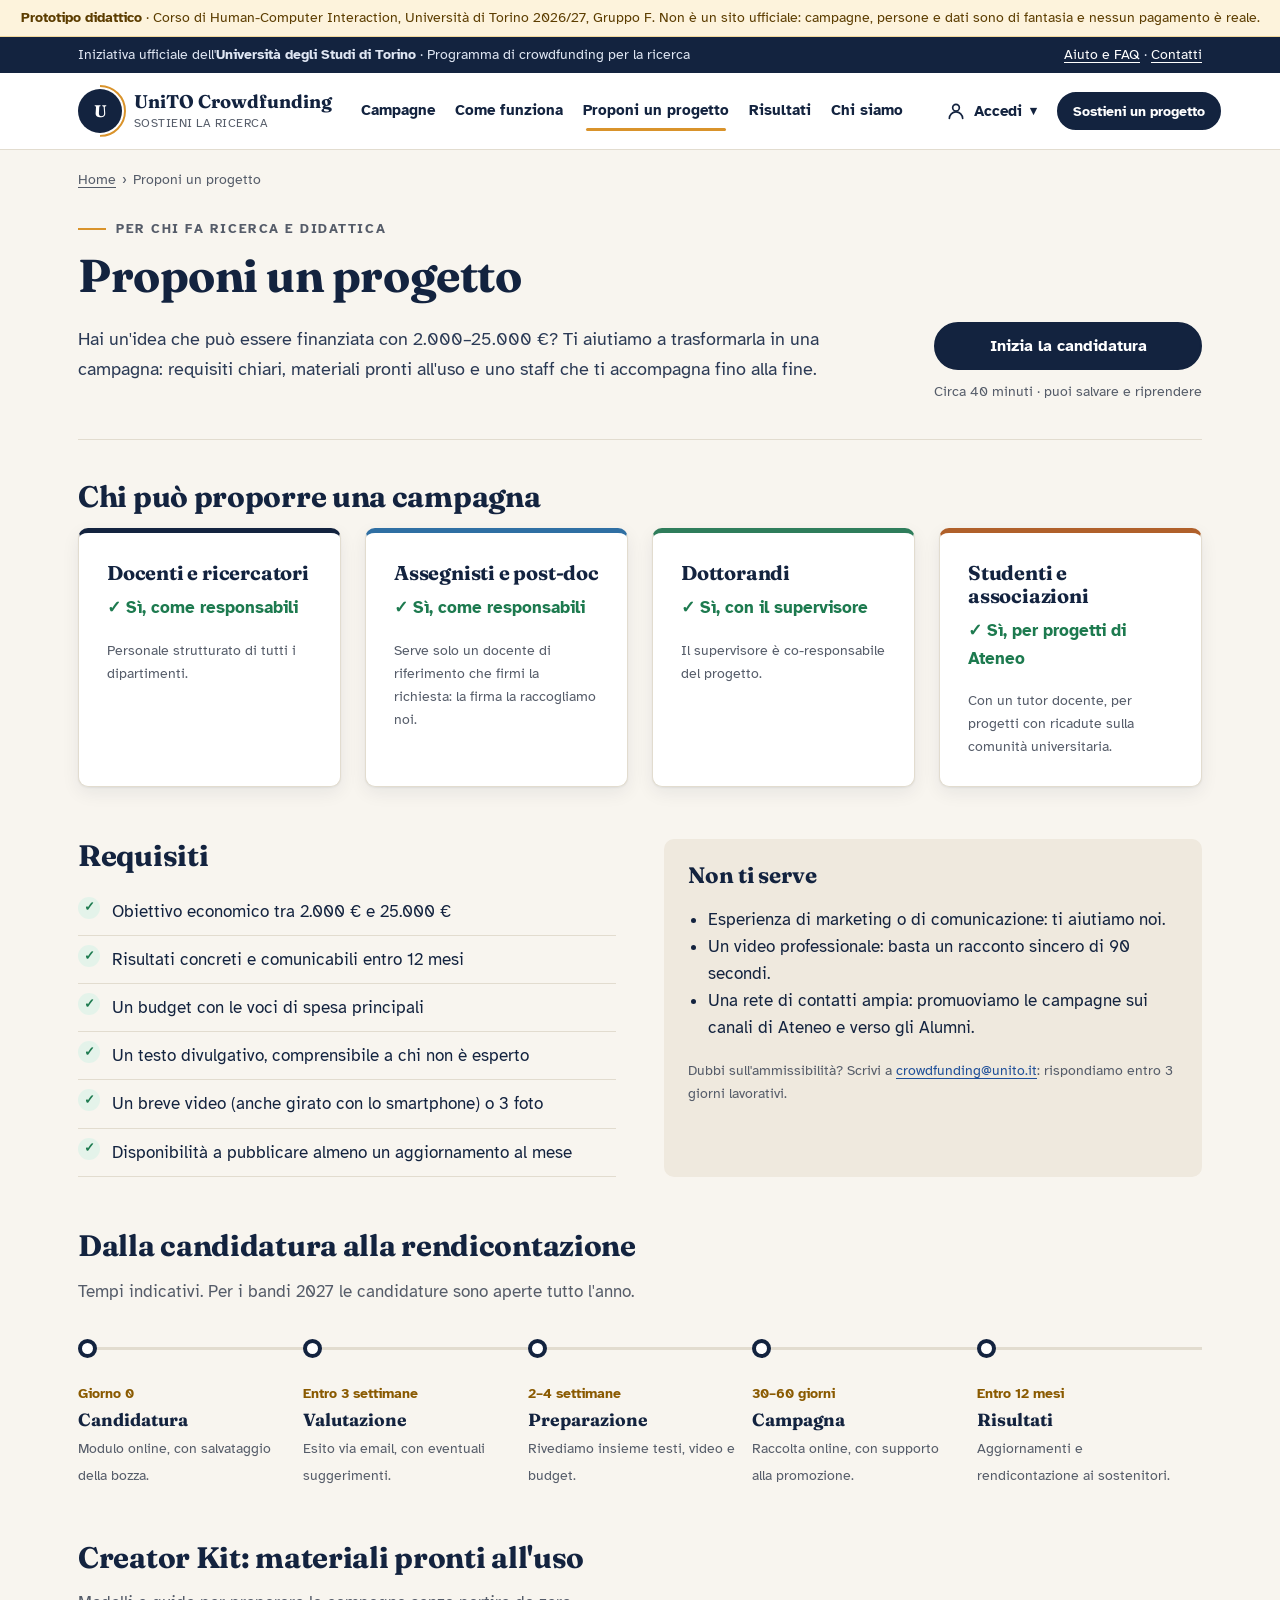
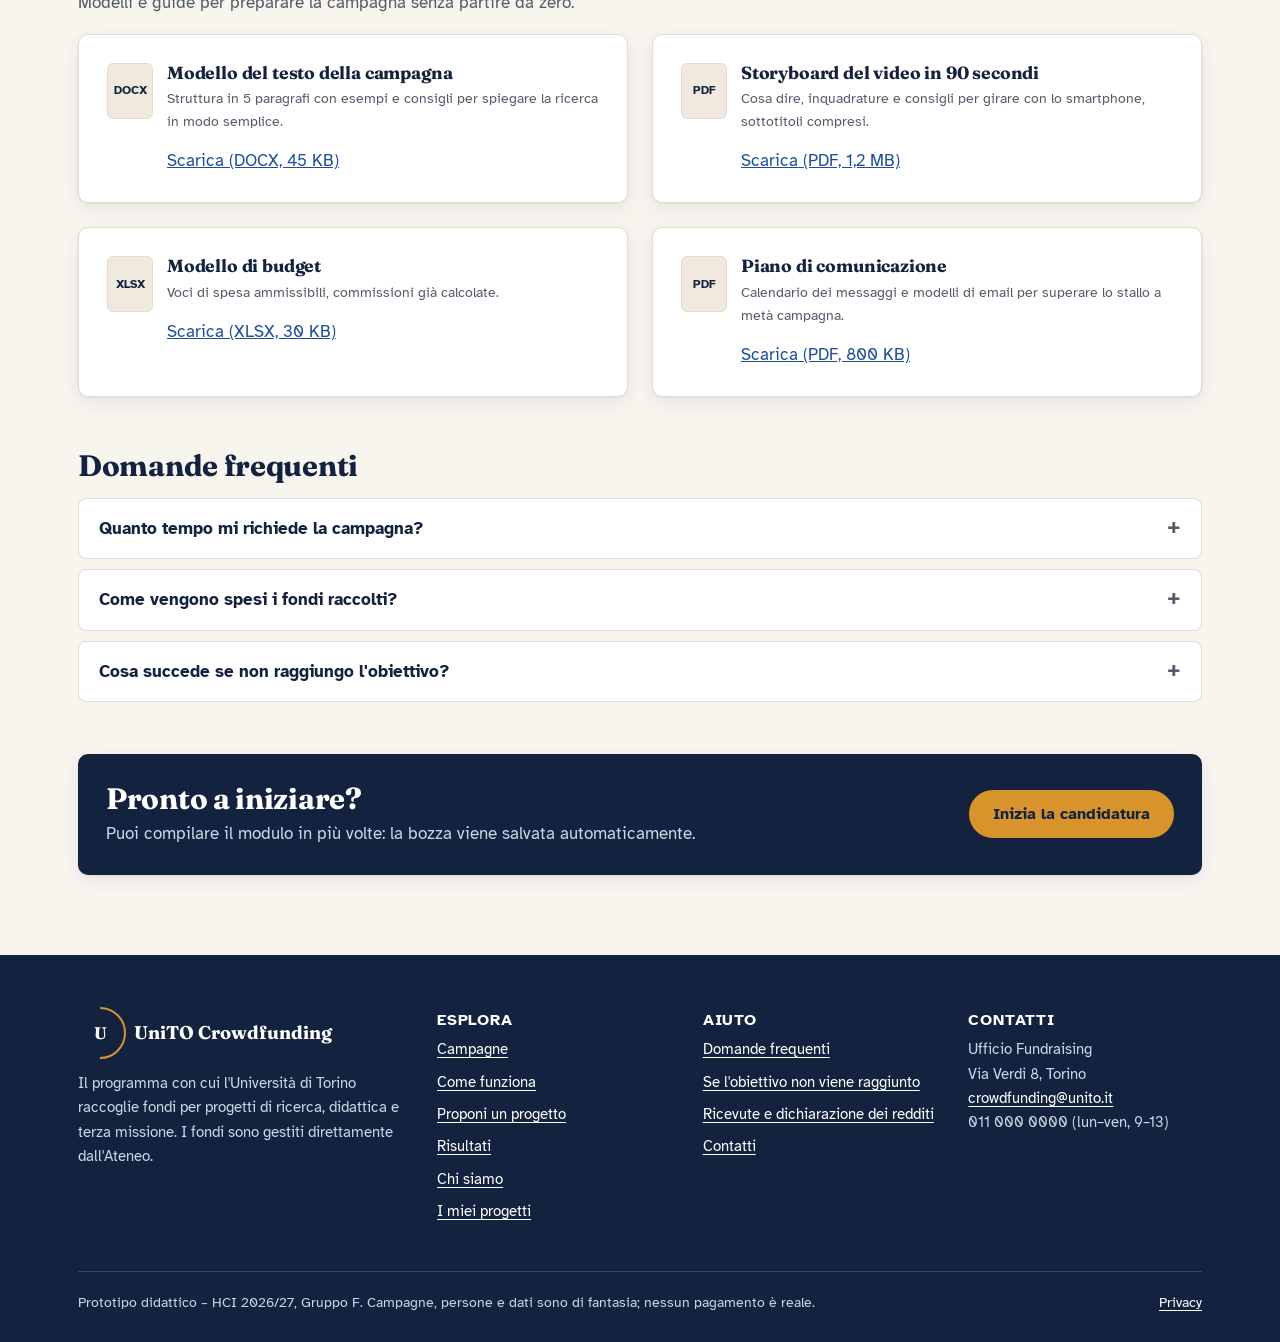
<file: proponi.html>
<!doctype html>
<html lang="it">
<head>
<meta charset="utf-8">
<meta name="viewport" content="width=device-width, initial-scale=1">
<meta name="robots" content="noindex, nofollow">
<title>Proponi un progetto – UniTO Crowdfunding</title>
<link rel="stylesheet" href="css/style.css">
<style>
  .who { border-top: 5px solid var(--c); }
  .who .yes { color: #1d7a4f; font-weight: 700; }
  .kit { display: flex; gap: 14px; align-items: flex-start; }
  .kit .file { flex: none; width: 2.875rem; height: 3.5rem; border-radius: 6px; background: #efe9de; display: grid; place-items: center; font-size: .72rem; font-weight: 700; color: #13233f; border: 1px solid #e2dccf; }
  .checklist { list-style: none; padding: 0; margin: 0; }
  .checklist li { padding: 10px 0 10px 34px; position: relative; border-bottom: 1px solid #e2dccf; }
  .checklist li::before { content: "✓"; position: absolute; left: 0; top: 9px; width: 1.375rem; height: 1.375rem; border-radius: 50%; background: #e4f3ea; color: #1d7a4f; display: grid; place-items: center; font-size: .8rem; font-weight: 700; }
</style>
</head>
<body data-page="proponi">
<main id="main" class="wrap">
  <nav class="crumbs" aria-label="Percorso"><ol><li><a href="index.html">Home</a></li><li aria-current="page">Proponi un progetto</li></ol></nav>
  <header class="page-head head-cta">
    <div>
      <p class="eyebrow">Per chi fa ricerca e didattica</p>
      <h1>Proponi un progetto</h1>
      <p class="lead">Hai un'idea che può essere finanziata con 2.000–25.000 €? Ti aiutiamo a trasformarla in una campagna: requisiti chiari, materiali pronti all'uso e uno staff che ti accompagna fino alla fine.</p>
    </div>
    <div style="display:flex;flex-direction:column;gap:10px;min-width:16.25rem">
      <a class="btn" href="candidatura.html">Inizia la candidatura</a>
      <span class="small muted" style="text-align:center">Circa 40 minuti · puoi salvare e riprendere</span>
    </div>
  </header>

  <section class="block" id="chi">
    <h2>Chi può proporre una campagna</h2>
    <div class="grid g4">
      <div class="panel who" style="--c:#13233f"><h3>Docenti e ricercatori</h3><p class="yes">✓ Sì, come responsabili</p><p class="small muted" style="margin:0">Personale strutturato di tutti i dipartimenti.</p></div>
      <div class="panel who" style="--c:#2f6fa3"><h3>Assegnisti e post-doc</h3><p class="yes">✓ Sì, come responsabili</p><p class="small muted" style="margin:0">Serve solo un docente di riferimento che firmi la richiesta: la firma la raccogliamo noi.</p></div>
      <div class="panel who" style="--c:#2f7d5b"><h3>Dottorandi</h3><p class="yes">✓ Sì, con il supervisore</p><p class="small muted" style="margin:0">Il supervisore è co-responsabile del progetto.</p></div>
      <div class="panel who" style="--c:#b0602a"><h3>Studenti e associazioni</h3><p class="yes">✓ Sì, per progetti di Ateneo</p><p class="small muted" style="margin:0">Con un tutor docente, per progetti con ricadute sulla comunità universitaria.</p></div>
    </div>
  </section>

  <section class="block" id="requisiti">
    <div class="grid g2" style="gap:48px">
      <div>
        <h2>Requisiti</h2>
        <ul class="checklist">
          <li>Obiettivo economico tra 2.000 € e 25.000 €</li>
          <li>Risultati concreti e comunicabili entro 12 mesi</li>
          <li>Un budget con le voci di spesa principali</li>
          <li>Un testo divulgativo, comprensibile a chi non è esperto</li>
          <li>Un breve video (anche girato con lo smartphone) o 3 foto</li>
          <li>Disponibilità a pubblicare almeno un aggiornamento al mese</li>
        </ul>
      </div>
      <div class="panel-soft">
        <h2 style="font-size:1.4rem">Non ti serve</h2>
        <ul style="padding-left:20px">
          <li>Esperienza di marketing o di comunicazione: ti aiutiamo noi.</li>
          <li>Un video professionale: basta un racconto sincero di 90 secondi.</li>
          <li>Una rete di contatti ampia: promuoviamo le campagne sui canali di Ateneo e verso gli Alumni.</li>
        </ul>
        <p class="small muted" style="margin:0">Dubbi sull'ammissibilità? Scrivi a <a href="mailto:crowdfunding@unito.it">crowdfunding@unito.it</a>: rispondiamo entro 3 giorni lavorativi.</p>
      </div>
    </div>
  </section>

  <section class="block" id="tempi">
    <h2>Dalla candidatura alla rendicontazione</h2>
    <p class="muted">Tempi indicativi. Per i bandi 2027 le candidature sono aperte tutto l'anno.</p>
    <ol class="timeline" style="margin-top:28px">
      <li><span class="when">Giorno 0</span><strong>Candidatura</strong><span class="small muted">Modulo online, con salvataggio della bozza.</span></li>
      <li><span class="when">Entro 3 settimane</span><strong>Valutazione</strong><span class="small muted">Esito via email, con eventuali suggerimenti.</span></li>
      <li><span class="when">2–4 settimane</span><strong>Preparazione</strong><span class="small muted">Rivediamo insieme testi, video e budget.</span></li>
      <li><span class="when">30–60 giorni</span><strong>Campagna</strong><span class="small muted">Raccolta online, con supporto alla promozione.</span></li>
      <li><span class="when">Entro 12 mesi</span><strong>Risultati</strong><span class="small muted">Aggiornamenti e rendicontazione ai sostenitori.</span></li>
    </ol>
  </section>

  <section class="block" id="kit">
    <h2>Creator Kit: materiali pronti all'uso</h2>
    <p class="muted">Modelli e guide per preparare la campagna senza partire da zero.</p>
    <div class="grid g2">
      <div class="panel kit"><span class="file">DOCX</span><div><h3 style="font-size:1.1rem;margin-bottom:4px">Modello del testo della campagna</h3><p class="small muted">Struttura in 5 paragrafi con esempi e consigli per spiegare la ricerca in modo semplice.</p><button class="linkbtn" data-dl="Modello del testo (DOCX, 45 KB)">Scarica (DOCX, 45 KB)</button></div></div>
      <div class="panel kit"><span class="file">PDF</span><div><h3 style="font-size:1.1rem;margin-bottom:4px">Storyboard del video in 90 secondi</h3><p class="small muted">Cosa dire, inquadrature e consigli per girare con lo smartphone, sottotitoli compresi.</p><button class="linkbtn" data-dl="Storyboard del video (PDF, 1,2 MB)">Scarica (PDF, 1,2 MB)</button></div></div>
      <div class="panel kit"><span class="file">XLSX</span><div><h3 style="font-size:1.1rem;margin-bottom:4px">Modello di budget</h3><p class="small muted">Voci di spesa ammissibili, commissioni già calcolate.</p><button class="linkbtn" data-dl="Modello di budget (XLSX, 30 KB)">Scarica (XLSX, 30 KB)</button></div></div>
      <div class="panel kit"><span class="file">PDF</span><div><h3 style="font-size:1.1rem;margin-bottom:4px">Piano di comunicazione</h3><p class="small muted">Calendario dei messaggi e modelli di email per superare lo stallo a metà campagna.</p><button class="linkbtn" data-dl="Piano di comunicazione (PDF, 800 KB)">Scarica (PDF, 800 KB)</button></div></div>
    </div>
  </section>

  <section class="block" id="faq">
    <h2>Domande frequenti</h2>
    <details class="faq"><summary>Quanto tempo mi richiede la campagna?</summary><div>In media 2–3 ore a settimana durante la raccolta: aggiornamenti, risposte ai sostenitori, condivisioni. La preparazione la facciamo insieme.</div></details>
    <details class="faq"><summary>Come vengono spesi i fondi raccolti?</summary><div>I fondi arrivano al bilancio del tuo dipartimento su un capitolo dedicato e seguono le normali procedure di acquisto dell'Ateneo. Ti aiutiamo a pianificare i tempi per aggiornare i sostenitori.</div></details>
    <details class="faq"><summary>Cosa succede se non raggiungo l'obiettivo?</summary><div>I contributi vengono restituiti. Puoi ripresentare il progetto, anche con un obiettivo diverso.</div></details>
  </section>

  <div class="panel" style="display:flex;justify-content:space-between;align-items:center;gap:24px;background:#13233f;color:#fff;border:0">
    <div><h2 style="color:#fff;margin:0 0 4px">Pronto a iniziare?</h2><p style="margin:0;color:#cdd6e6">Puoi compilare il modulo in più volte: la bozza viene salvata automaticamente.</p></div>
    <a class="btn btn-accent" href="candidatura.html">Inizia la candidatura</a>
  </div>
</main>
<script src="js/data.js"></script>
<script src="js/app.js"></script>
<script>
document.addEventListener("DOMContentLoaded", () => {
  document.querySelectorAll("[data-dl]").forEach(b => b.addEventListener("click", () => UCF.toast(`Prototipo: download di “${b.dataset.dl}” simulato`)));
});
</script>
</body>
</html>
</file>
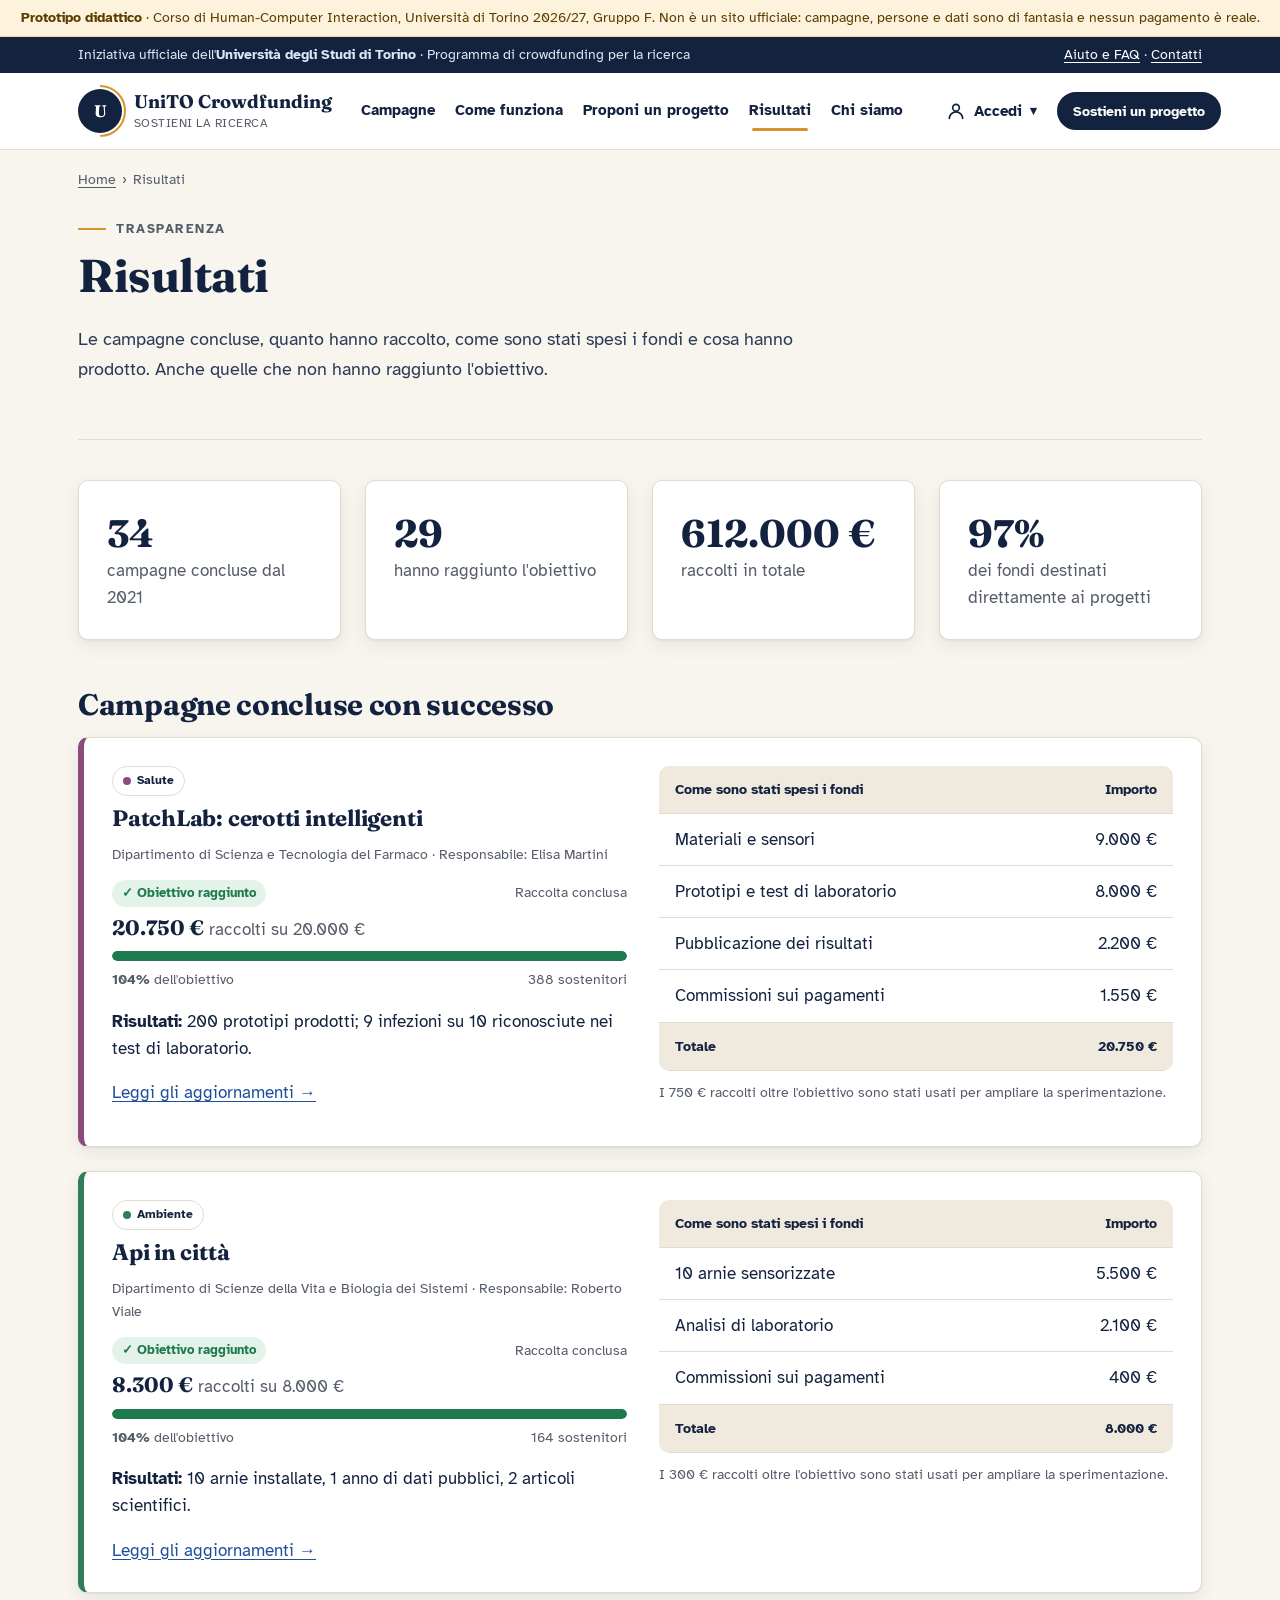
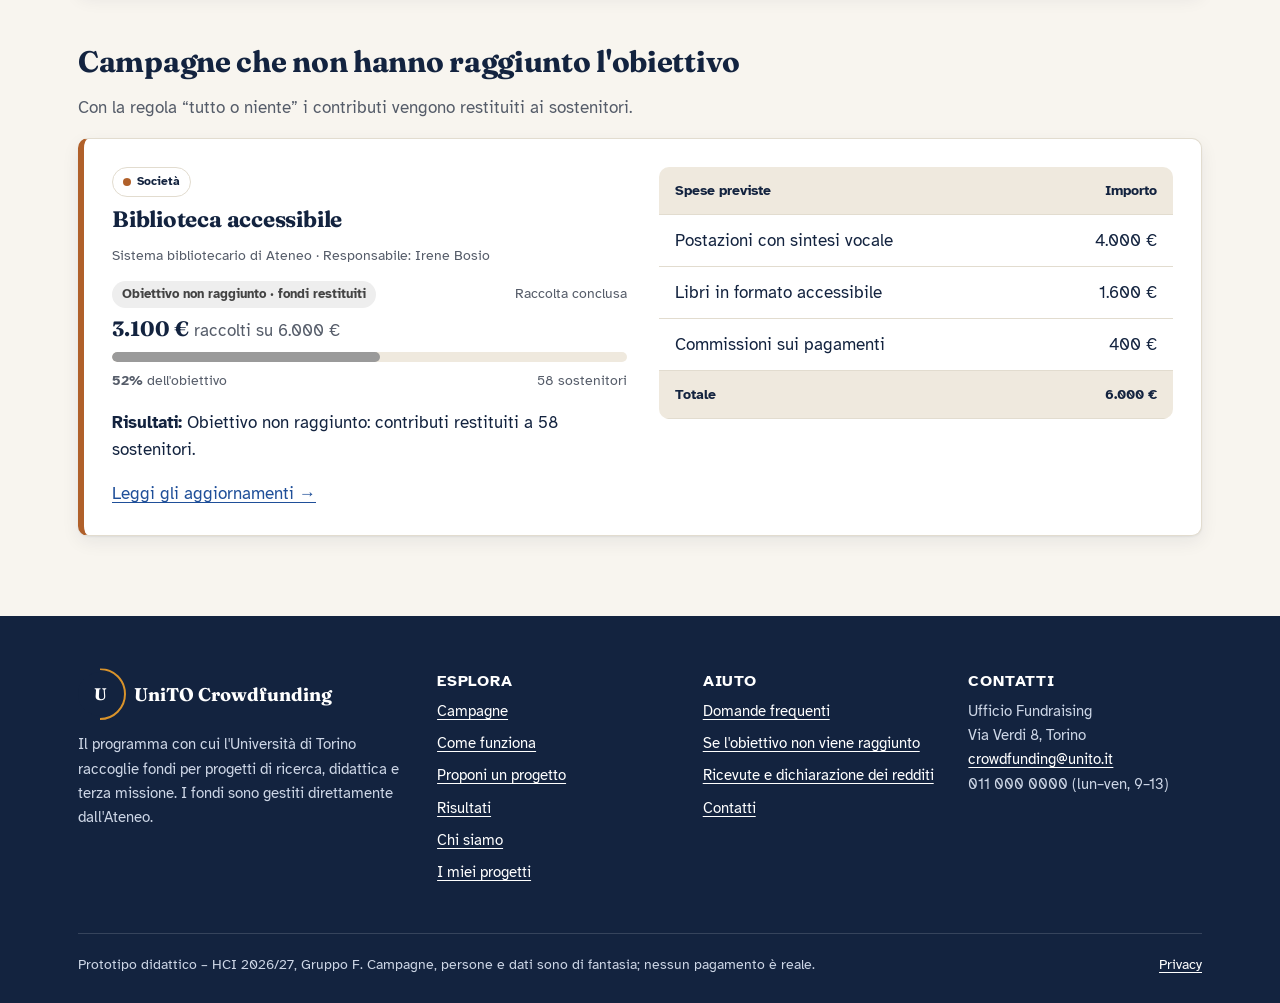
<file: risultati.html>
<!doctype html>
<html lang="it">
<head>
<meta charset="utf-8">
<meta name="viewport" content="width=device-width, initial-scale=1">
<meta name="robots" content="noindex, nofollow">
<title>Risultati – UniTO Crowdfunding</title>
<link rel="stylesheet" href="css/style.css">
<style>
  .res { display: grid; grid-template-columns: minmax(0, 1fr) minmax(0, 1fr); gap: 32px; background: #ffffff; border: 1px solid #e2dccf; border-radius: 10px; padding: 28px; margin-bottom: 24px; box-shadow: 0 1px 2px rgba(19,35,63,.06), 0 6px 18px rgba(19,35,63,.07); border-left: 6px solid var(--tc); }
  .res h3 { font-size: 1.4rem; }
  .big-n { font: 700 2.4rem "Fraunces", Georgia, "Times New Roman", serif; display: block; }
</style>
</head>
<body data-page="risultati">
<main id="main" class="wrap">
  <nav class="crumbs" aria-label="Percorso"><ol><li><a href="index.html">Home</a></li><li aria-current="page">Risultati</li></ol></nav>
  <header class="page-head">
    <p class="eyebrow">Trasparenza</p>
    <h1>Risultati</h1>
    <p class="lead">Le campagne concluse, quanto hanno raccolto, come sono stati spesi i fondi e cosa hanno prodotto. Anche quelle che non hanno raggiunto l'obiettivo.</p>
  </header>

  <section class="grid g4" style="margin-bottom:48px" aria-label="Il programma in numeri">
    <div class="panel"><span class="big-n">34</span><span class="muted">campagne concluse dal 2021</span></div>
    <div class="panel"><span class="big-n">29</span><span class="muted">hanno raggiunto l'obiettivo</span></div>
    <div class="panel"><span class="big-n">612.000 €</span><span class="muted">raccolti in totale</span></div>
    <div class="panel"><span class="big-n">97%</span><span class="muted">dei fondi destinati direttamente ai progetti</span></div>
  </section>

  <section class="block">
    <h2>Campagne concluse con successo</h2>
    <div id="ok"></div>
  </section>
  <section class="block" id="non-raggiunte">
    <h2>Campagne che non hanno raggiunto l'obiettivo</h2>
    <p class="muted">Con la regola “tutto o niente” i contributi vengono restituiti ai sostenitori.</p>
    <div id="ko"></div>
  </section>
</main>
<script src="js/data.js"></script>
<script src="js/app.js"></script>
<script>
document.addEventListener("DOMContentLoaded", () => {
  const { euro, esc, progress } = UCF;
  const item = (c) => {
    const tot = c.fondi.reduce((s, f) => s + f[1], 0);
    return `<article class="res" style="--tc:${TEMI[c.tema].colore}">
      <div>
        <span class="tag" style="--tc:${TEMI[c.tema].colore};border:1px solid #e2dccf">${TEMI[c.tema].nome}</span>
        <h3 style="margin-top:10px">${esc(c.titolo)}</h3>
        <p class="muted small">${esc(c.dipartimento)} · Responsabile: ${esc(c.responsabile.nome)}</p>
        ${progress(c)}
        <p style="margin-top:16px"><strong>Risultati:</strong> ${esc(c.risultati || "")}</p>
        <a href="progetto.html?id=${c.id}#aggiornamenti">Leggi gli aggiornamenti →</a>
      </div>
      <div>
        <table class="data"><caption class="sr-only">Uso dei fondi</caption>
          <thead><tr><th scope="col">${c.stato === "non-raggiunta" ? "Spese previste" : "Come sono stati spesi i fondi"}</th><th scope="col" style="text-align:right">Importo</th></tr></thead>
          <tbody>${c.fondi.map(([v, a]) => `<tr><td>${esc(v)}</td><td style="text-align:right">${euro(a)}</td></tr>`).join("")}</tbody>
          <tfoot><tr><th>Totale</th><th style="text-align:right">${euro(tot)}</th></tr></tfoot>
        </table>
        ${c.raccolti > c.obiettivo ? `<p class="small muted" style="margin-top:10px">I ${euro(c.raccolti - c.obiettivo)} raccolti oltre l'obiettivo sono stati usati per ampliare la sperimentazione.</p>` : ""}
      </div>
    </article>`;
  };
  const concluse = CAMPAGNE.filter(c => c.stato !== "in-corso");
  document.getElementById("ok").innerHTML = concluse.filter(c => c.stato === "conclusa").map(item).join("");
  document.getElementById("ko").innerHTML = concluse.filter(c => c.stato === "non-raggiunta").map(item).join("");
  UCF.animateBars();
});
</script>
</body>
</html>
</file>
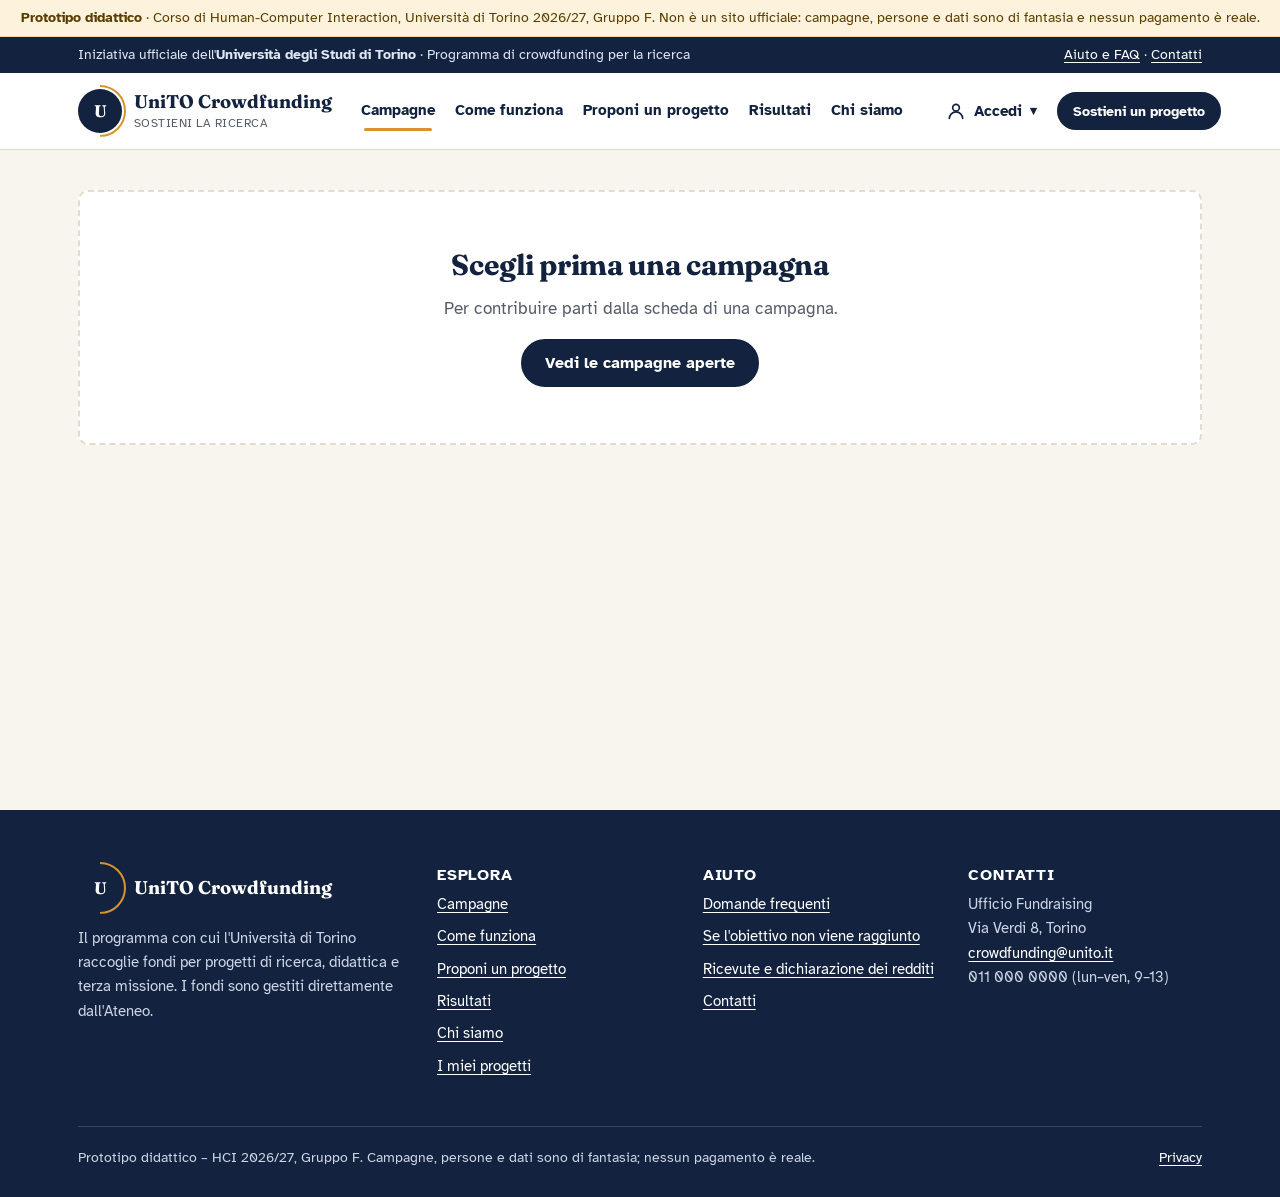
<file: sostieni-conferma.html>
<!doctype html>
<html lang="it">
<head>
<meta charset="utf-8">
<meta name="viewport" content="width=device-width, initial-scale=1">
<meta name="robots" content="noindex, nofollow">
<title>Grazie per il tuo contributo – UniTO Crowdfunding</title>
<link rel="stylesheet" href="css/style.css">
</head>
<body data-page="campagne" data-step="conferma">
<main id="main" class="wrap">
  <noscript><p class="alert alert-warn">Per contribuire è necessario abilitare JavaScript.</p></noscript>
</main>
<script src="js/data.js"></script>
<script src="js/app.js"></script>
<script src="js/sostieni.js"></script>
</body>
</html>
</file>
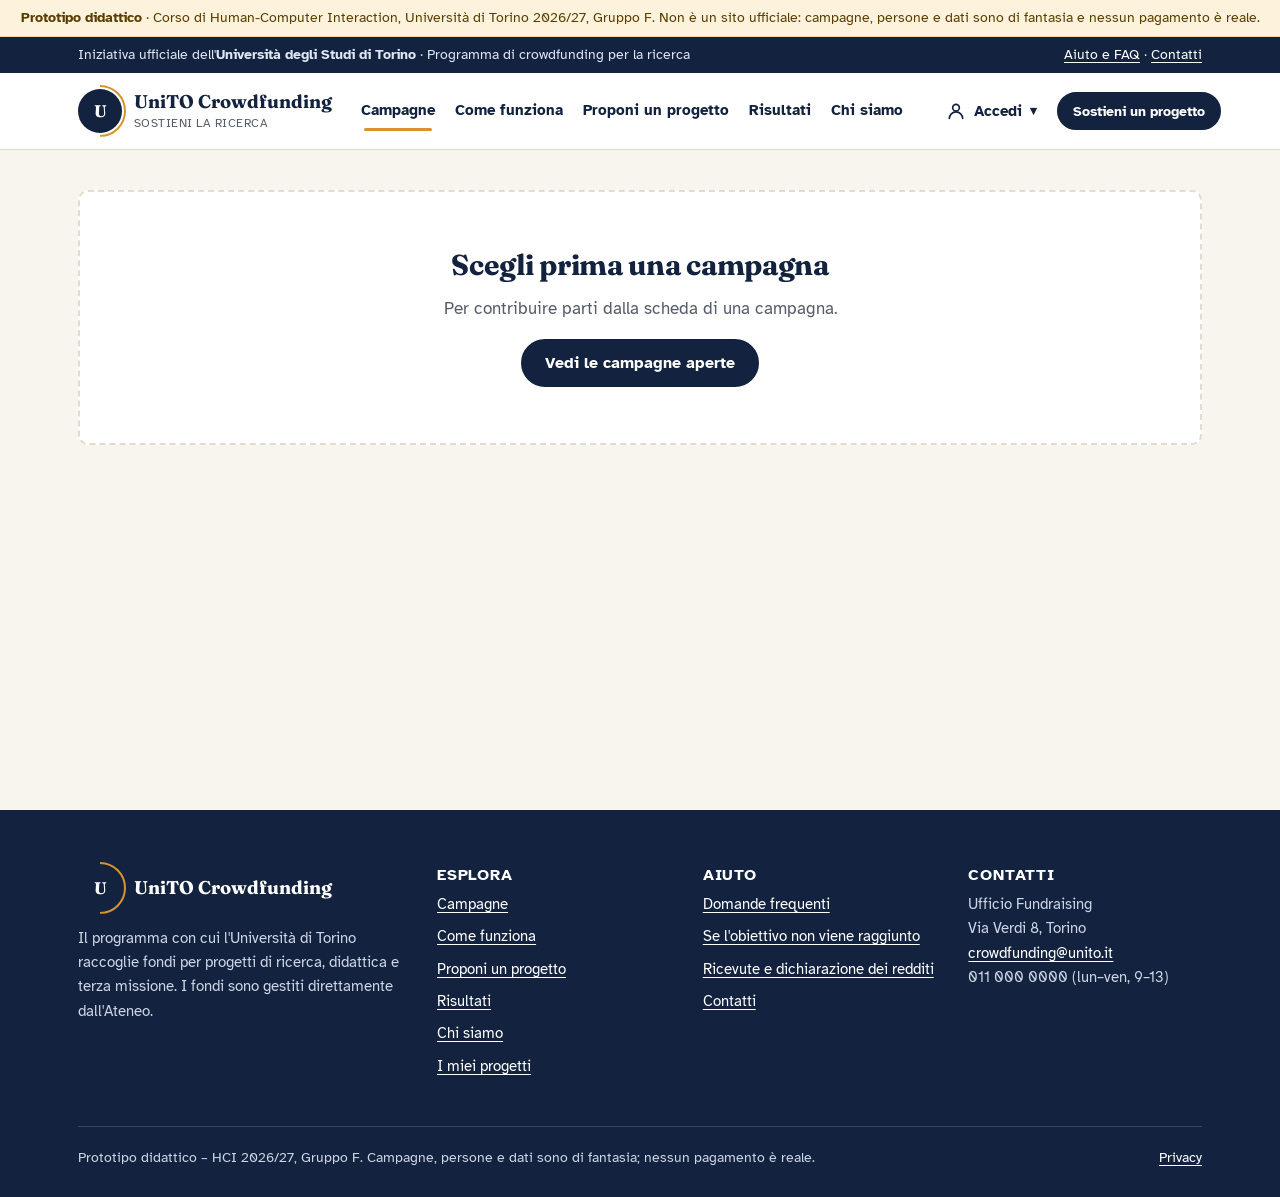
<file: sostieni-dati.html>
<!doctype html>
<html lang="it">
<head>
<meta charset="utf-8">
<meta name="viewport" content="width=device-width, initial-scale=1">
<meta name="robots" content="noindex, nofollow">
<title>Sostieni – Passo 2 di 3: i tuoi dati – UniTO Crowdfunding</title>
<link rel="stylesheet" href="css/style.css">
</head>
<body data-page="campagne" data-step="2">
<main id="main" class="wrap">
  <noscript><p class="alert alert-warn">Per contribuire è necessario abilitare JavaScript.</p></noscript>
</main>
<script src="js/data.js"></script>
<script src="js/app.js"></script>
<script src="js/sostieni.js"></script>
</body>
</html>
</file>
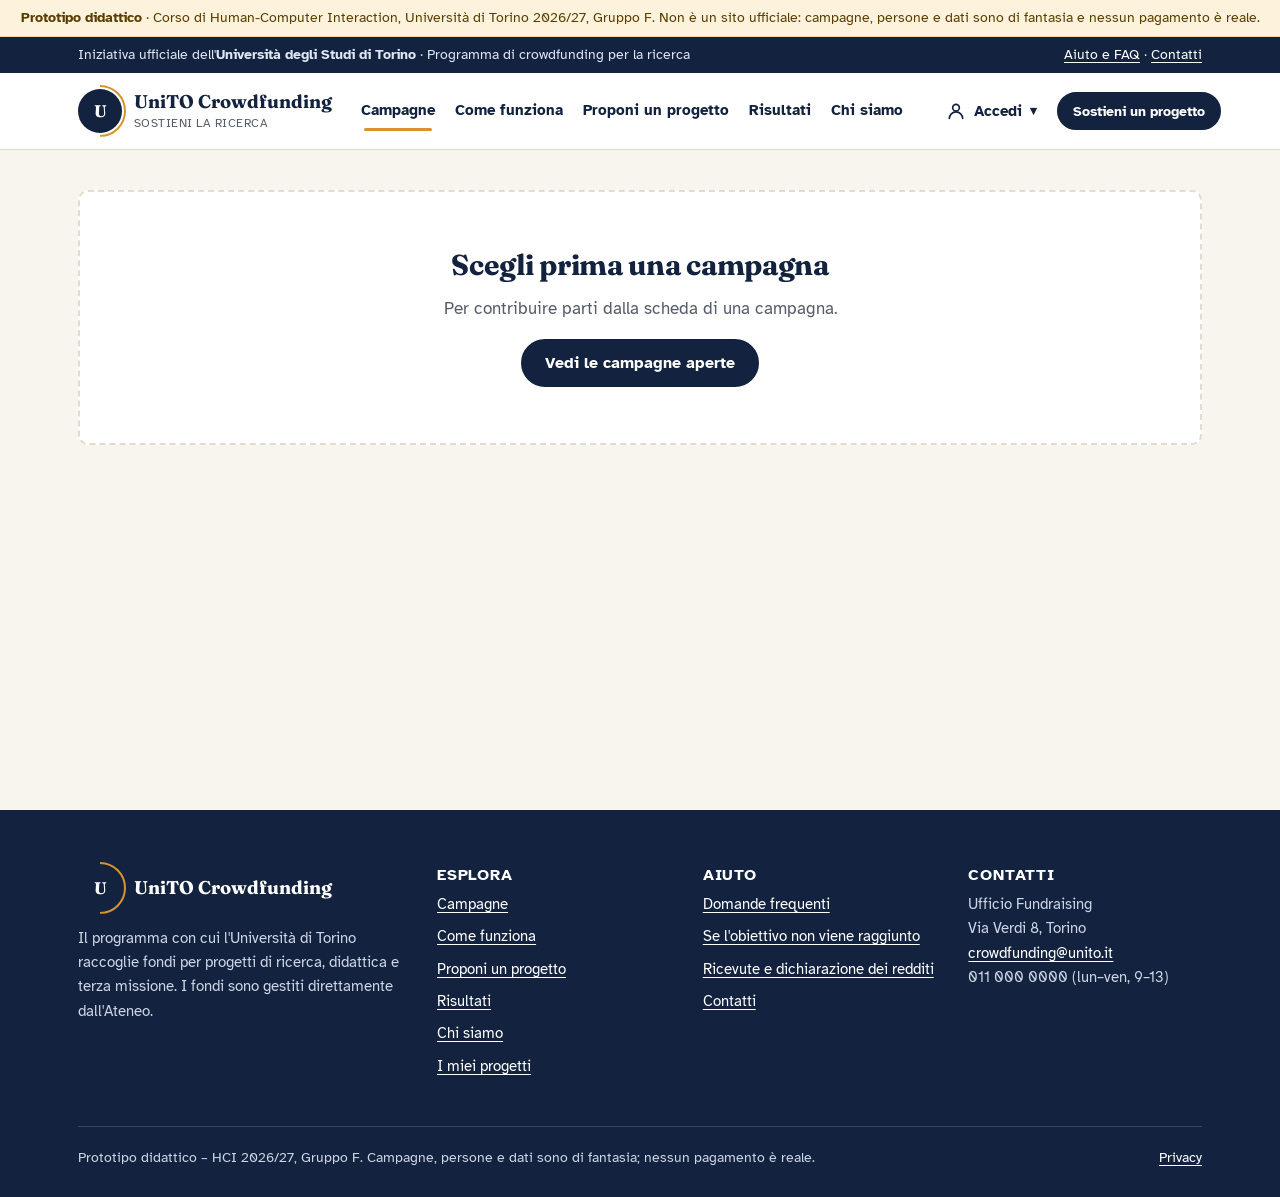
<file: sostieni-riepilogo.html>
<!doctype html>
<html lang="it">
<head>
<meta charset="utf-8">
<meta name="viewport" content="width=device-width, initial-scale=1">
<meta name="robots" content="noindex, nofollow">
<title>Sostieni – Passo 3 di 3: riepilogo – UniTO Crowdfunding</title>
<link rel="stylesheet" href="css/style.css">
</head>
<body data-page="campagne" data-step="3">
<main id="main" class="wrap">
  <noscript><p class="alert alert-warn">Per contribuire è necessario abilitare JavaScript.</p></noscript>
</main>
<script src="js/data.js"></script>
<script src="js/app.js"></script>
<script src="js/sostieni.js"></script>
</body>
</html>
</file>
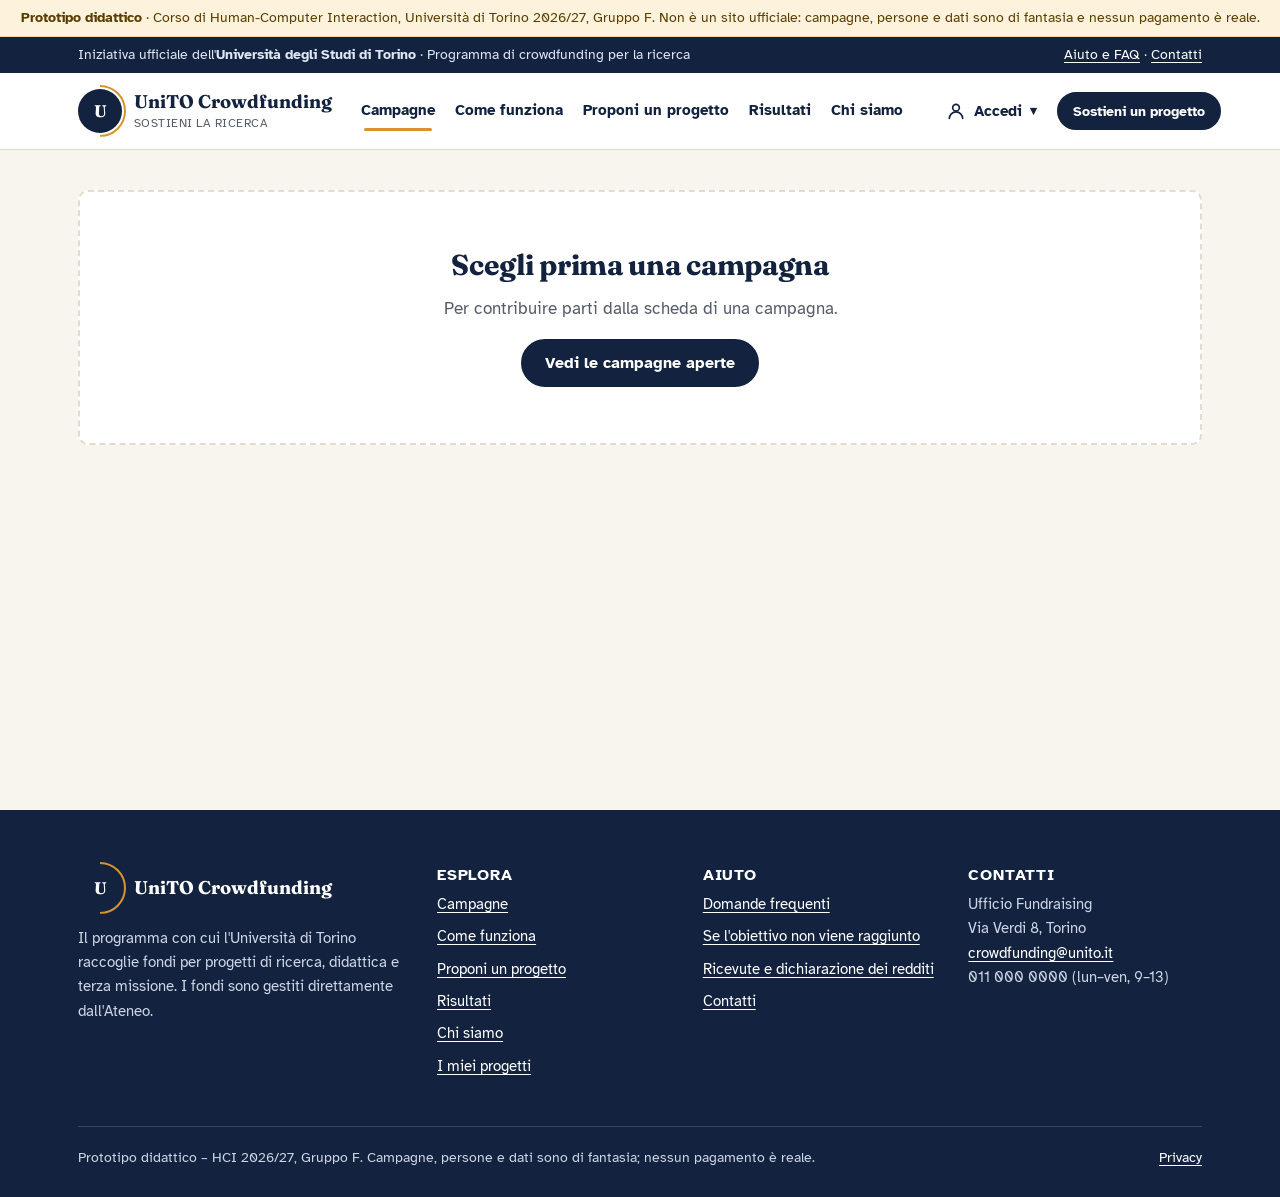
<file: sostieni.html>
<!doctype html>
<html lang="it">
<head>
<meta charset="utf-8">
<meta name="viewport" content="width=device-width, initial-scale=1">
<meta name="robots" content="noindex, nofollow">
<title>Sostieni – Passo 1 di 3: importo – UniTO Crowdfunding</title>
<link rel="stylesheet" href="css/style.css">
</head>
<body data-page="campagne" data-step="1">
<main id="main" class="wrap">
  <noscript><p class="alert alert-warn">Per contribuire è necessario abilitare JavaScript.</p></noscript>
</main>
<script src="js/data.js"></script>
<script src="js/app.js"></script>
<script src="js/sostieni.js"></script>
</body>
</html>
</file>
<file: css/style.css>
/* ==========================================================
   UniTO Crowdfunding – prototipo Gruppo F
   Stile: editoriale istituzionale, caldo e leggibile
   ========================================================== */
@import url("https://fonts.googleapis.com/css2?family=Fraunces:opsz,wght@9..144,500;9..144,700&family=Atkinson+Hyperlegible:ital,wght@0,400;0,700;1,400&display=swap");

/* Palette (valori scritti per esteso nel resto del file: MAUVE++ non risolve le variabili CSS)
   ink: #13233f
   ink-2: #2b3a55
   muted: #555c69
   paper: #f8f5ef
   card: #ffffff
   line: #e2dccf
   soft: #efe9de
   accent: #d9932b
   link: #1f4f99
   ok: #1d7a4f
   ok-bg: #e4f3ea
   warn: #8a5a00
   warn-bg: #fdf3dc
   err: #b42318
   err-bg: #fdecea
   focus: #f2b33d
   t-ambiente: #2f7d5b
   t-salute: #8a4b7d
   t-tecnologia: #2f6fa3
   t-societa: #b0602a
   f-display: "Fraunces", Georgia, "Times New Roman", serif
   f-body: "Atkinson Hyperlegible", "Segoe UI", Tahoma, sans-serif
   r: 10px
   shadow: 0 1px 2px rgba(19,35,63,.06), 0 6px 18px rgba(19,35,63,.07)
   w: 1180px
*/

*, *::before, *::after { box-sizing: border-box; }
/* L'attributo hidden vince sempre sulle classi che impostano display */
[hidden] { display: none !important; }
html { scroll-behavior: smooth; }
body {
  margin: 0; background: #f8f5ef; color: #13233f;
  font: 17px/1.6 "Atkinson Hyperlegible", "Segoe UI", Tahoma, sans-serif;
}
img, svg { max-width: 100%; display: block; }
a { color: #1f4f99; text-underline-offset: 3px; }
a:hover { color: #13233f; }
h1, h2, h3 { font-family: "Fraunces", Georgia, "Times New Roman", serif; line-height: 1.15; margin: 0 0 .5em; font-weight: 700; letter-spacing: -.01em; }
h1 { font-size: clamp(2rem, 3.6vw, 3.1rem); }
h2 { font-size: 1.85rem; }
h3 { font-size: 1.25rem; }
p { margin: 0 0 1em; }
.wrap { max-width: 73.75rem; margin: 0 auto; padding: 0 28px; }
.muted { color: #555c69; }
.small { font-size: .9rem; }
.sr-only { position: absolute; width: 1px; height: 1px; overflow: hidden; clip-path: inset(50%); white-space: nowrap; }

/* Focus sempre visibile (A1-09) */
:focus-visible { outline: 3px solid #f2b33d; outline-offset: 3px; border-radius: 4px; }
.skip { position: absolute; left: 12px; top: -60px; background: #13233f; color: #fff; padding: 10px 16px; border-radius: 6px; z-index: 100; }
.skip:focus { top: 12px; color: #fff; outline: 3px solid #f2b33d; outline-offset: 2px; }

/* ---------- Barra istituzionale + header ---------- */
.topbar { background: #13233f; color: #dfe6f3; font-size: .85rem; }
.topbar .wrap { display: flex; justify-content: space-between; align-items: center; min-height: 2.25rem; gap: 16px; }
.topbar a { color: #fff; }
.site-header { background: #ffffff; border-bottom: 1px solid #e2dccf; position: sticky; top: 0; z-index: 50; }
.site-header .wrap { display: flex; align-items: center; gap: 20px; min-height: 4.75rem; }
.brand { display: flex; align-items: center; gap: 12px; text-decoration: none; color: #13233f; }
.brand-mark { width: 2.75rem; height: 2.75rem; border-radius: 50%; background: #13233f; color: #fff; display: grid; place-items: center; font: 700 1.05rem "Fraunces", Georgia, "Times New Roman", serif; position: relative; }
.brand-mark::after { content: ""; position: absolute; inset: -4px; border-radius: 50%; border: 2px solid #d9932b; clip-path: polygon(50% 0, 100% 0, 100% 100%, 50% 100%); }
.brand-text { line-height: 1.1; }
.brand-text strong { display: block; font: 700 1.15rem "Fraunces", Georgia, "Times New Roman", serif; white-space: nowrap; }
.brand-text span { font-size: .78rem; color: #555c69; letter-spacing: .04em; text-transform: uppercase; }
.main-nav { flex: 1; }
.main-nav ul { list-style: none; display: flex; gap: 2px; margin: 0; padding: 0; }
.main-nav a { display: block; white-space: nowrap; padding: 10px 9px; text-decoration: none; color: #13233f; font-weight: 700; font-size: .93rem; border-radius: 6px; position: relative; }
.main-nav a:hover { background: #efe9de; }
/* Stato attivo: sottolineatura ocra, non rossa (A1 H4) */
.main-nav a[aria-current="page"]::after { content: ""; position: absolute; left: 12px; right: 12px; bottom: 2px; height: 3px; background: #d9932b; border-radius: 2px; }
.header-actions { display: flex; gap: 6px; align-items: center; flex: none; }
.header-actions .btn { white-space: nowrap; }
.me { width: 1.625rem; height: 1.625rem; border-radius: 50%; background: #13233f; color: #fff; display: grid; place-items: center; font-size: .8rem; }

/* ---------- Bottoni ---------- */
.btn { display: inline-flex; align-items: center; justify-content: center; gap: 8px; font: 700 1rem "Atkinson Hyperlegible", "Segoe UI", Tahoma, sans-serif; padding: 12px 22px; border-radius: 999px; border: 2px solid #13233f; background: #13233f; color: #fff; text-decoration: none; cursor: pointer; transition: transform .15s, background .15s; min-height: 3rem; }
.btn:hover { background: #0a1830; color: #fff; transform: translateY(-1px); }
.btn:disabled, .btn[aria-disabled="true"] { opacity: .55; cursor: not-allowed; transform: none; }
.btn-ghost { background: transparent; color: #13233f; }
.btn-ghost:hover { background: #efe9de; color: #13233f; }
.btn-accent { background: #d9932b; border-color: #d9932b; color: #13233f; }
.btn-accent:hover { background: #c98320; color: #13233f; }
.btn-sm { padding: 7px 14px; min-height: 2.375rem; font-size: .9rem; }
.btn-block { width: 100%; }
.linkbtn { background: none; border: 0; padding: 0; font: inherit; color: #1f4f99; text-decoration: underline; cursor: pointer; }

/* Link esterni marcati (A1-01, A1-04) */
a.ext::after { content: " ↗"; font-size: .85em; }

/* ---------- Breadcrumb ---------- */
.crumbs { font-size: .9rem; padding: 18px 0 0; }
.crumbs ol { list-style: none; display: flex; flex-wrap: wrap; gap: 6px; margin: 0; padding: 0; color: #555c69; }
.crumbs li + li::before { content: "›"; margin-right: 6px; }
.crumbs a { color: #555c69; }

/* ---------- Sezioni ---------- */
main { min-height: 60vh; }
.section { padding: 64px 0; }
.section-tight { padding: 36px 0; }
.eyebrow { font-size: .8rem; letter-spacing: .12em; text-transform: uppercase; color: #555c69; font-weight: 700; margin-bottom: 10px; display: flex; align-items: center; gap: 10px; }
.eyebrow::before { content: ""; width: 1.75rem; height: 2px; background: #d9932b; }
.section-head { display: flex; justify-content: space-between; align-items: end; gap: 24px; margin-bottom: 28px; }
.section-head p { max-width: 60ch; margin: 0; }
.page-head { padding: 28px 0 36px; border-bottom: 1px solid #e2dccf; margin-bottom: 40px; }
.page-head p.lead { font-size: 1.15rem; max-width: 62ch; color: #2b3a55; }
.grid { display: grid; gap: 24px; }
.g2 { grid-template-columns: repeat(2, 1fr); }
.g3 { grid-template-columns: repeat(3, 1fr); }
.g4 { grid-template-columns: repeat(4, 1fr); }
.layout-side { display: grid; grid-template-columns: minmax(0, 1fr) 22.5rem; gap: 48px; align-items: start; }
.panel { background: #ffffff; border: 1px solid #e2dccf; border-radius: 10px; padding: 28px; box-shadow: 0 1px 2px rgba(19,35,63,.06), 0 6px 18px rgba(19,35,63,.07); }
.panel-soft { background: #efe9de; border-radius: 10px; padding: 24px; }
.sticky { position: sticky; top: 100px; }

/* ---------- Hero home ---------- */
.hero { position: relative; overflow: hidden; background: #13233f; color: #fff; }
.hero::before { content: ""; position: absolute; inset: 0; background:
  radial-gradient(600px 300px at 85% 20%, rgba(217,147,43,.35), transparent 70%),
  radial-gradient(500px 400px at 10% 110%, rgba(47,111,163,.45), transparent 70%); }
.hero::after { content: ""; position: absolute; right: -120px; top: -120px; width: 32.5rem; height: 32.5rem; border-radius: 50%; border: 60px solid rgba(255,255,255,.04); }
.hero .wrap { position: relative; display: grid; grid-template-columns: 1.25fr 1fr; gap: 56px; padding-top: 72px; padding-bottom: 80px; align-items: center; }
.hero h1 { color: #fff; }
.hero h1 em { font-style: italic; color: #d9932b; }
.hero .lead { font-size: 1.2rem; color: #dbe3f1; max-width: 50ch; }
.official { display: inline-flex; align-items: center; gap: 8px; background: #2b3952; border: 1px solid rgba(255,255,255,.25); padding: 6px 14px; border-radius: 999px; font-size: .88rem; margin-bottom: 18px; }
.official .i { width: 1rem; height: 1rem; }
.search-box { display: flex; background: #fff; border-radius: 999px; padding: 6px; margin: 26px 0 16px; max-width: 35rem; box-shadow: 0 10px 30px rgba(0,0,0,.2); }
.search-box input { flex: 1; border: 0; font: inherit; padding: 10px 18px; border-radius: 999px; color: #13233f; background: transparent; min-width: 0; }
.search-box input:focus-visible { outline-offset: 0; }
.hero-stats { display: grid; grid-template-columns: repeat(2, 1fr); gap: 16px; }
.stat { background: #24324c; border: 1px solid rgba(255,255,255,.15); border-radius: 10px; padding: 20px; }
.stat strong { display: block; font: 700 2.1rem "Fraunces", Georgia, "Times New Roman", serif; color: #fff; }
.stat span { color: #cdd6e6; font-size: .92rem; }
.hero .stat.wide { grid-column: span 2; display: flex; gap: 14px; align-items: center; }

/* ---------- 3 azioni ---------- */
.paths { margin-top: -44px; position: relative; z-index: 2; }
.path { background: #ffffff; border: 1px solid #e2dccf; border-radius: 10px; padding: 26px; box-shadow: 0 1px 2px rgba(19,35,63,.06), 0 6px 18px rgba(19,35,63,.07); display: flex; flex-direction: column; gap: 8px; text-decoration: none; color: #13233f; transition: transform .2s, box-shadow .2s; border-top: 5px solid var(--c, #d9932b); }
.path:hover { transform: translateY(-3px); box-shadow: 0 12px 28px rgba(19,35,63,.12); color: #13233f; }
.path h3 { margin: 4px 0 0; }
.path p { color: #555c69; margin: 0; }
.path .go { margin-top: auto; padding-top: 10px; font-weight: 700; color: #1f4f99; }
.path-ico { width: 2.75rem; height: 2.75rem; border-radius: 12px; display: grid; place-items: center; background: #efe9de; }
.path-ico .i { width: 1.5rem; height: 1.5rem; }

/* ---------- Card campagna ---------- */
.cards { display: grid; grid-template-columns: repeat(3, 1fr); gap: 26px; }
.card { background: #ffffff; border: 1px solid #e2dccf; border-radius: 10px; overflow: hidden; display: flex; flex-direction: column; box-shadow: 0 1px 2px rgba(19,35,63,.06), 0 6px 18px rgba(19,35,63,.07); transition: transform .2s, box-shadow .2s; }
.card:hover { transform: translateY(-3px); box-shadow: 0 14px 30px rgba(19,35,63,.12); }
.card-art { height: 8.25rem; position: relative; background: var(--tc); overflow: hidden; }
.card-art::before { content: ""; position: absolute; inset: 0; opacity: .35; background-image: radial-gradient(circle at 1px 1px, #fff 1.2px, transparent 1.6px); background-size: 14px 14px; }
.card-art::after { content: ""; position: absolute; width: 11.25rem; height: 11.25rem; border-radius: 50%; right: -40px; bottom: -90px; background: rgba(255,255,255,.18); box-shadow: -120px -40px 0 -40px rgba(255,255,255,.12); }
.card-art .tag { position: absolute; left: 16px; top: 16px; z-index: 1; }
.card-body { padding: 20px 22px 22px; display: flex; flex-direction: column; gap: 10px; flex: 1; }
.card h3 { margin: 0; font-size: 1.22rem; }
.card h3 a { color: #13233f; text-decoration: none; }
.card h3 a::after { content: ""; position: absolute; inset: 0; }
.card { position: relative; }
.card p { margin: 0; color: #555c69; font-size: .95rem; }
.card .dept { font-size: .82rem; color: #555c69; }
.card .progress { margin-top: auto; }
.tag { display: inline-flex; align-items: center; gap: 6px; background: #fff; color: #13233f; font-size: .78rem; font-weight: 700; padding: 4px 10px; border-radius: 999px; }
.tag::before { content: ""; width: 0.5rem; height: 0.5rem; border-radius: 50%; background: var(--tc, #d9932b); }

/* ---------- Avanzamento raccolta (A1-03, A1-06) ---------- */
.progress-top { display: flex; justify-content: space-between; align-items: center; gap: 8px; margin-bottom: 8px; font-size: .88rem; color: #555c69; }
.progress-nums { display: flex; justify-content: space-between; align-items: baseline; gap: 8px; flex-wrap: wrap; }
.progress-nums strong { font: 700 1.3rem "Fraunces", Georgia, "Times New Roman", serif; }
.bar { height: 0.625rem; background: #efe9de; border-radius: 999px; overflow: hidden; margin: 8px 0; }
.bar > span { display: block; height: 100%; background: #13233f; border-radius: 999px; width: 0; transition: width 1s cubic-bezier(.2,.8,.2,1); }
.progress.done .bar > span { background: #1d7a4f; }
.progress.fail .bar > span { background: #9a9a9a; }
.progress-meta { display: flex; justify-content: space-between; font-size: .88rem; color: #555c69; gap: 8px; flex-wrap: wrap; }
.badge { display: inline-flex; align-items: center; gap: 6px; font-size: .82rem; font-weight: 700; padding: 3px 10px; border-radius: 999px; }
.badge-ok { background: #e4f3ea; color: #1d7a4f; }
.badge-run { background: #e8eef8; color: #13233f; }
.badge-fail { background: #eee; color: #444; }
.badge-new { background: #d9932b; color: #13233f; }
.progress-big .progress-nums strong { font-size: 2.2rem; }
.progress-big .bar { height: 0.875rem; }

/* ---------- Filtri ---------- */
.toolbar { display: grid; grid-template-columns: 1fr auto; gap: 16px; align-items: end; margin-bottom: 18px; }
.field-search { display: flex; border: 2px solid #e2dccf; border-radius: 999px; background: #fff; overflow: hidden; }
.field-search:focus-within { border-color: #13233f; }
.field-search input { flex: 1; border: 0; padding: 12px 18px; font: inherit; min-width: 0; }
.field-search input:focus-visible { outline: none; }
.field-search button { border: 0; background: transparent; padding: 0 16px; cursor: pointer; color: #555c69; font: inherit; }
.chips { display: flex; flex-wrap: wrap; gap: 8px; margin: 0 0 14px; padding: 0; border: 0; }
.chips legend { font-weight: 700; font-size: .9rem; margin-bottom: 8px; padding: 0; width: 100%; }
.chip { position: relative; }
.chip input { position: absolute; opacity: 0; }
.chip span { display: inline-block; padding: 7px 16px; border: 2px solid #e2dccf; border-radius: 999px; background: #fff; cursor: pointer; font-weight: 700; font-size: .92rem; }
.chip input:checked + span { background: #13233f; border-color: #13233f; color: #fff; }
.chip input:focus-visible + span { outline: 3px solid #f2b33d; outline-offset: 2px; }
.filters { display: flex; flex-wrap: wrap; gap: 32px; }
.result-info { display: flex; justify-content: space-between; align-items: center; margin: 8px 0 22px; color: #555c69; }
.empty { text-align: center; padding: 56px 20px; background: #ffffff; border: 2px dashed #e2dccf; border-radius: 10px; }

/* ---------- Form ---------- */
label, .label { display: block; font-weight: 700; margin-bottom: 6px; }
.hint { display: block; font-weight: 400; color: #555c69; font-size: .88rem; margin-top: 2px; }
/* Stile per tutti i campi di testo, anche senza attributo type (specificità 0 grazie a :where) */
:where(input:not([type=checkbox], [type=radio], [type=file], [type=range], [type=submit], [type=button]), textarea, select) {
  width: 100%; font: inherit; color: #13233f; padding: 12px 14px; border: 2px solid #cfc8ba; border-radius: 8px; background: #fff; }
:where(input, textarea, select):hover { border-color: #a99f8c; }
input:focus-visible, textarea:focus-visible, select:focus-visible { border-color: #13233f; outline-offset: 1px; }
textarea { min-height: 7.5rem; resize: vertical; }
.field { margin-bottom: 20px; }
.field.has-error input, .field.has-error textarea, .field.has-error select { border-color: #b42318; background: #fffafa; }
.field.is-valid input { border-color: #1d7a4f; }
.error-msg { display: none; color: #b42318; font-size: .9rem; margin-top: 6px; font-weight: 700; }
.error-msg::before { content: "⚠ "; }
.field.has-error .error-msg { display: block; }
.counter { float: right; font-weight: 400; font-size: .85rem; color: #555c69; }
.counter.over { color: #b42318; font-weight: 700; }
.check { display: flex; gap: 10px; align-items: flex-start; font-weight: 400; margin-bottom: 12px; cursor: pointer; }
.check input { width: 1.25rem; height: 1.25rem; margin-top: 3px; accent-color: #13233f; flex: none; }
.row2 { display: grid; grid-template-columns: repeat(auto-fit, minmax(min(100%, 13rem), 1fr)); gap: 16px; }
.req { color: #b42318; }
.form-errors { background: #fdecea; border-left: 4px solid #b42318; padding: 14px 18px; border-radius: 6px; margin-bottom: 20px; display: none; }
.form-errors.show { display: block; }
.tip { position: relative; display: inline-grid; place-items: center; width: 1.375rem; height: 1.375rem; border-radius: 50%; background: #efe9de; color: #13233f; font-size: .8rem; font-weight: 700; border: 0; cursor: help; vertical-align: middle; margin-left: 4px; }
.tip-text { display: none; position: absolute; left: 50%; bottom: 130%; transform: translateX(-50%); width: 16.25rem; background: #13233f; color: #fff; padding: 10px 12px; border-radius: 8px; font-size: .85rem; font-weight: 400; line-height: 1.4; z-index: 10; text-align: left; }
.tip:hover .tip-text, .tip:focus .tip-text { display: block; }

/* Scelta importo / metodo */
.options { display: grid; gap: 12px; }
.opt { position: relative; }
.opt input { position: absolute; opacity: 0; }
.opt label { margin: 0; display: flex; justify-content: space-between; gap: 14px; align-items: center; padding: 16px 18px; border: 2px solid #e2dccf; border-radius: 10px; background: #fff; cursor: pointer; font-weight: 400; transition: border-color .15s, background .15s; }
.opt label:hover { border-color: #a99f8c; }
.opt input:checked + label { border-color: #13233f; background: #f3f6fb; box-shadow: inset 0 0 0 1px #13233f; }
.opt input:focus-visible + label { outline: 3px solid #f2b33d; outline-offset: 2px; }
.opt .amt { font: 700 1.5rem "Fraunces", Georgia, "Times New Roman", serif; min-width: 5rem; }
.opt .what { flex: 1; color: #2b3a55; }
.opt .radio { width: 1.375rem; height: 1.375rem; border-radius: 50%; border: 2px solid #a99f8c; flex: none; }
.opt input:checked + label .radio { border: 7px solid #13233f; }
.pay-grid { grid-template-columns: repeat(auto-fit, minmax(min(100%, 13rem), 1fr)); }

/* ---------- Stepper (passi del sostegno) ---------- */
.stepper { display: flex; list-style: none; padding: 0; margin: 0 0 32px; counter-reset: s; }
.stepper li { flex: 1; display: flex; align-items: center; gap: 10px; font-weight: 700; color: #555c69; position: relative; padding-right: 0.75rem; }
.stepper li::before { counter-increment: s; content: counter(s); width: 2.125rem; height: 2.125rem; flex: none; border-radius: 50%; display: grid; place-items: center; border: 2px solid #e2dccf; background: #fff; }
.stepper li::after { content: ""; flex: 1; height: 2px; background: #e2dccf; }
.stepper li:last-child::after { display: none; }
.stepper li.done { color: #1d7a4f; }
.stepper li.done::before { content: "✓"; background: #1d7a4f; border-color: #1d7a4f; color: #fff; }
.stepper li.current { color: #13233f; }
.stepper li.current::before { background: #13233f; border-color: #13233f; color: #fff; }
.stepper a { color: inherit; }

/* Riepilogo laterale */
.summary-box h2, .summary-box h3 { font-size: 1.1rem; }
.summary-row { display: flex; justify-content: space-between; gap: 12px; padding: 10px 0; border-bottom: 1px solid #e2dccf; }
.summary-row:last-child { border-bottom: 0; }
.summary-row .k { color: #555c69; }
.summary-row .v { font-weight: 700; text-align: right; }
.secure { display: flex; gap: 10px; align-items: flex-start; font-size: .88rem; color: #555c69; margin-top: 16px; }

/* ---------- Scheda progetto ---------- */
.identity { display: flex; align-items: center; gap: 12px; background: #e8eef8; border-left: 4px solid #13233f; padding: 12px 18px; border-radius: 6px; font-size: .95rem; margin: 18px 0 8px; }
.identity .i { width: 1.375rem; height: 1.375rem; flex: none; }
.project-hero { display: grid; grid-template-columns: minmax(0, 1fr) 23.75rem; gap: 48px; padding: 24px 0 40px; }
.project-art { height: 17.5rem; border-radius: 10px; background: var(--tc); position: relative; overflow: hidden; display: grid; place-items: center; color: #fff; }
.project-art::before { content: ""; position: absolute; inset: 0; opacity: .3; background-image: radial-gradient(circle at 1px 1px, #fff 1.2px, transparent 1.6px); background-size: 16px 16px; }
.project-art .play { position: relative; display: flex; flex-direction: column; align-items: center; gap: 8px; background: #13233f; padding: 18px 26px; border-radius: 12px; border: 0; color: #fff; font: inherit; cursor: pointer; }
.project-art .play span.ico { width: 3.5rem; height: 3.5rem; border-radius: 50%; background: #fff; color: #13233f; display: grid; place-items: center; font-size: 1.4rem; }
.summary-30 { font-size: 1.15rem; border-left: 4px solid #d9932b; padding: 4px 0 4px 18px; margin: 22px 0; color: #2b3a55; }
.tabs-nav { position: sticky; top: 77px; background: #f8f5ef; z-index: 5; border-bottom: 1px solid #e2dccf; margin-bottom: 32px; }
.tabs-nav ul { display: flex; gap: 6px; list-style: none; margin: 0; padding: 0; }
.tabs-nav a { display: block; padding: 14px 14px; text-decoration: none; color: #555c69; font-weight: 700; border-bottom: 3px solid transparent; }
.tabs-nav a:hover, .tabs-nav a.active { color: #13233f; border-bottom-color: #d9932b; }
.block { margin-bottom: 52px; scroll-margin-top: 140px; }
.funds-row { display: grid; grid-template-columns: 1fr 6.875rem; gap: 4px 16px; padding: 12px 0; border-bottom: 1px solid #e2dccf; align-items: center; }
.funds-row .amount { text-align: right; font-weight: 700; }
.funds-row .fbar { grid-column: 1 / -1; height: 0.5rem; background: #efe9de; border-radius: 999px; overflow: hidden; }
.funds-row .fbar span { display: block; height: 100%; background: var(--tc, #13233f); }
.funds-total { display: flex; justify-content: space-between; font-weight: 700; padding-top: 14px; font-size: 1.05rem; }
.person { display: flex; gap: 16px; align-items: center; }
.avatar { width: 4rem; height: 4rem; flex: none; border-radius: 50%; background: #13233f; color: #fff; display: grid; place-items: center; font: 700 1.3rem "Fraunces", Georgia, "Times New Roman", serif; }
.impact { display: grid; grid-template-columns: repeat(2, 1fr); gap: 14px; }
.impact div { background: #ffffff; border: 1px solid #e2dccf; border-radius: 10px; padding: 16px 18px; }
.impact strong { font: 700 1.5rem "Fraunces", Georgia, "Times New Roman", serif; display: block; }
.update { border-left: 3px solid #e2dccf; padding: 2px 0 2px 22px; margin-bottom: 26px; position: relative; scroll-margin-top: 140px; }
.update::before { content: ""; position: absolute; left: -8px; top: 6px; width: 0.8125rem; height: 0.8125rem; border-radius: 50%; background: #f8f5ef; border: 3px solid #d9932b; }
.update time { font-size: .88rem; color: #555c69; font-weight: 700; }
.update h3 { margin: 4px 0 6px; font-size: 1.15rem; }
details.faq { background: #ffffff; border: 1px solid #e2dccf; border-radius: 8px; margin-bottom: 10px; }
details.faq summary { cursor: pointer; padding: 16px 20px; font-weight: 700; list-style: none; display: flex; justify-content: space-between; gap: 16px; }
details.faq summary::after { content: "+"; font-size: 1.4rem; line-height: 1; color: #555c69; }
details.faq[open] summary::after { content: "–"; }
details.faq > div { padding: 0 20px 16px; color: #2b3a55; }
.share-row { display: flex; gap: 10px; flex-wrap: wrap; align-items: center; }
.shortlink { display: flex; border: 2px solid #e2dccf; border-radius: 8px; overflow: hidden; background: #fff; }
.shortlink code { padding: 9px 12px; font-size: .9rem; flex: 1; color: #13233f; white-space: nowrap; overflow: hidden; text-overflow: ellipsis; }
.shortlink button { border: 0; border-left: 2px solid #e2dccf; background: #efe9de; font: 700 .9rem "Atkinson Hyperlegible", "Segoe UI", Tahoma, sans-serif; padding: 0 14px; cursor: pointer; color: #13233f; }
.more { display: none; }
.more.open { display: block; }

/* ---------- Timeline / passi ---------- */
.steps3 { counter-reset: n; display: grid; grid-template-columns: repeat(3, 1fr); gap: 28px; }
.steps3 > div { counter-increment: n; position: relative; padding-top: 56px; }
.steps3 > div::before { content: counter(n, decimal-leading-zero); position: absolute; top: 0; left: 0; font: 700 2.6rem "Fraunces", Georgia, "Times New Roman", serif; color: #d9932b; }
.timeline { list-style: none; padding: 0; margin: 0; display: grid; grid-template-columns: repeat(5, 1fr); gap: 0; }
.timeline li { padding: 46px 16px 0 0; position: relative; }
.timeline li::before { content: ""; position: absolute; top: 14px; left: 0; right: 0; height: 3px; background: #e2dccf; }
.timeline li::after { content: ""; position: absolute; top: 6px; left: 0; width: 1.1875rem; height: 1.1875rem; border-radius: 50%; background: #ffffff; border: 4px solid #13233f; }
.timeline strong { display: block; font-family: "Fraunces", Georgia, "Times New Roman", serif; font-size: 1.1rem; }
.timeline .when { font-size: .85rem; color: #d9932b; font-weight: 700; color: #8a5a00; }

/* ---------- Avvisi ---------- */
.alert { border-radius: 8px; padding: 14px 18px; display: flex; gap: 12px; align-items: flex-start; margin-bottom: 20px; }
.alert-ok { background: #e4f3ea; border-left: 4px solid #1d7a4f; }
.alert-info { background: #e8eef8; border-left: 4px solid #13233f; }
.alert-warn { background: #fdf3dc; border-left: 4px solid #c48a00; }

/* Toast di feedback */
.toast { position: fixed; left: 50%; bottom: 28px; transform: translate(-50%, 30px); background: #13233f; color: #fff; padding: 14px 22px; border-radius: 999px; box-shadow: 0 10px 30px rgba(0,0,0,.25); opacity: 0; pointer-events: none; transition: .25s; z-index: 200; font-weight: 700; }
.toast.show { opacity: 1; transform: translate(-50%, 0); }

/* Spinner */
.spinner { width: 1.125rem; height: 1.125rem; border: 3px solid rgba(255,255,255,.35); border-top-color: #fff; border-radius: 50%; animation: spin .8s linear infinite; }
@keyframes spin { to { transform: rotate(360deg); } }

/* Conferma */
.confirm-hero { text-align: center; padding: 40px 0 20px; }
.confirm-check { width: 5.25rem; height: 5.25rem; border-radius: 50%; background: #1d7a4f; color: #fff; display: grid; place-items: center; margin: 0 auto 20px; font-size: 2.6rem; animation: pop .5s cubic-bezier(.2,1.6,.4,1); }
@keyframes pop { from { transform: scale(.3); opacity: 0; } }
.quote { font: italic 500 1.3rem/1.5 "Fraunces", Georgia, "Times New Roman", serif; border-left: 4px solid #d9932b; padding-left: 20px; margin: 0; }

/* Tabelle */
table.data { width: 100%; border-collapse: collapse; background: #ffffff; border-radius: 10px; overflow: hidden; }
table.data th, table.data td { text-align: left; padding: 12px 16px; border-bottom: 1px solid #e2dccf; }
table.data th { background: #efe9de; font-size: .9rem; }

/* ---------- Footer ---------- */
.site-footer { background: #13233f; color: #cdd6e6; margin-top: 80px; padding: 56px 0 28px; font-size: .95rem; }
.site-footer a { color: #fff; }
.footer-grid { display: grid; grid-template-columns: 1.4fr 1fr 1fr 1fr; gap: 32px; }
.site-footer h2 { font-size: 1rem; color: #fff; font-family: "Atkinson Hyperlegible", "Segoe UI", Tahoma, sans-serif; letter-spacing: .05em; text-transform: uppercase; }
.site-footer ul { list-style: none; margin: 0; padding: 0; }
.site-footer li { margin-bottom: 8px; }
.footer-bottom { border-top: 1px solid rgba(255,255,255,.15); margin-top: 40px; padding-top: 20px; display: flex; justify-content: space-between; gap: 20px; font-size: .85rem; }

/* Animazione d'ingresso */
.reveal { animation: up .6s cubic-bezier(.2,.8,.2,1) both; }
.reveal.d1 { animation-delay: .08s; } .reveal.d2 { animation-delay: .16s; } .reveal.d3 { animation-delay: .24s; }
@keyframes up { from { opacity: 0; transform: translateY(14px); } }
@media (prefers-reduced-motion: reduce) { *, *::before, *::after { animation: none !important; transition: none !important; } }

/* Adattamento schermi stretti (il prototipo è pensato per desktop) */
@media (max-width: 980px) {
  .hero .wrap, .layout-side, .project-hero, .footer-grid { grid-template-columns: 1fr; }
  .cards, .g3, .g4, .steps3 { grid-template-columns: 1fr 1fr; }
  .main-nav ul { flex-wrap: wrap; }
  .site-header .wrap { flex-wrap: wrap; padding-top: 10px; padding-bottom: 10px; }
  .timeline { grid-template-columns: 1fr 1fr; row-gap: 20px; }
}

/* ---------- Menu del profilo (dropdown nell'header) ---------- */
.profile { position: relative; }
.profile-btn { display: inline-flex; align-items: center; gap: 8px; font: 700 .95rem "Atkinson Hyperlegible", "Segoe UI", Tahoma, sans-serif; color: #13233f; background: transparent; border: 2px solid transparent; padding: 7px 12px; border-radius: 999px; cursor: pointer; white-space: nowrap; min-height: 2.75rem; }
.profile-btn:hover, .profile-btn[aria-expanded="true"] { background: #efe9de; }
.profile-btn[aria-current="page"] { border-color: #e2dccf; }
.profile-btn .caret { font-size: .8rem; transition: transform .15s; }
.profile-btn[aria-expanded="true"] .caret { transform: rotate(180deg); }
.profile-btn .count { background: #d9932b; color: #13233f; border-radius: 999px; font-size: .75rem; padding: 0 7px; min-width: 1.25rem; text-align: center; }
.profile-menu { position: absolute; right: 0; top: calc(100% + 10px); width: 18.75rem; background: #ffffff; border: 1px solid #e2dccf; border-radius: 12px; box-shadow: 0 16px 40px rgba(19,35,63,.18); padding: 8px; z-index: 60; animation: drop .15s ease-out; }
@keyframes drop { from { opacity: 0; transform: translateY(-6px); } }
.profile-menu::before { content: ""; position: absolute; top: -7px; right: 28px; width: 0.75rem; height: 0.75rem; background: #ffffff; border-left: 1px solid #e2dccf; border-top: 1px solid #e2dccf; transform: rotate(45deg); }
.pm-head { display: flex; gap: 12px; align-items: center; padding: 10px 10px 12px; border-bottom: 1px solid #e2dccf; margin-bottom: 6px; line-height: 1.35; }
.pm-head .avatar { width: 2.625rem; height: 2.625rem; font-size: 1rem; }
.pm-guest { flex-direction: column; align-items: stretch; gap: 8px; }
.pm-news { margin: 2px 10px 6px; font-size: .88rem; display: flex; gap: 8px; align-items: center; }
.pm-label { margin: 4px 10px 2px; font-size: .75rem; text-transform: uppercase; letter-spacing: .08em; color: #555c69; font-weight: 700; }
.profile-menu ul { list-style: none; margin: 0; padding: 0; }
.profile-menu ul.pm-sep { border-top: 1px solid #e2dccf; margin-top: 6px; padding-top: 6px; }
.profile-menu li a, .profile-menu li button { display: flex; justify-content: space-between; align-items: center; width: 100%; padding: 10px 12px; border-radius: 8px; color: #13233f; text-decoration: none; font: 700 .95rem "Atkinson Hyperlegible", "Segoe UI", Tahoma, sans-serif; background: none; border: 0; cursor: pointer; text-align: left; }
.profile-menu li a:hover, .profile-menu li button:hover, .profile-menu li a:focus-visible, .profile-menu li button:focus-visible { background: #efe9de; }
.profile-menu #logout { color: #b42318; }
.pm-n { background: #efe9de; border-radius: 999px; padding: 0 8px; font-size: .8rem; color: #13233f; }

/* Avviso permanente: il prototipo non è un sito ufficiale */
.demo-strip { background: #fdf3dc; color: #5c3d00; font-size: .85rem; text-align: center; padding: 7px 16px; border-bottom: 1px solid #f0d79c; }

/* Voci del menu del profilo: segnale non solo cromatico (freccia + sottolineatura al passaggio e al focus) */
.profile-menu li a { justify-content: flex-start; gap: 8px; }
.profile-menu li a .pm-t { flex: 1; }
.profile-menu li a::after { content: "›"; color: #555c69; font-weight: 700; }
.profile-menu li a:hover .pm-t, .profile-menu li a:focus-visible .pm-t { text-decoration: underline; text-underline-offset: 3px; }
.field-search .search-go { font-weight: 700; color: #13233f; border-left: 2px solid #e2dccf; padding: 0 18px; }
.field-search .search-go:hover { background: #efe9de; }
.label-row { display: flex; align-items: center; gap: 6px; margin-bottom: 6px; }
.label-row label { margin: 0; }
.label-row .counter { margin-left: auto; }
.search-box .sr-only { color: #13233f; }

/* Icone decorative (immagini di sfondo, non elementi <svg> nella pagina) */
.i { display: inline-block; width: 1.25rem; height: 1.25rem; flex: none; background: center / contain no-repeat; vertical-align: middle; }
.path-ico .i { width: 1.5rem; height: 1.5rem; }
.official .i { width: 1rem; height: 1rem; }
.i-shield { background-image: url("data:image/svg+xml,%3Csvg xmlns='http://www.w3.org/2000/svg' viewBox='0 0 24 24' fill='none' stroke='%2313233f' stroke-width='2' stroke-linecap='round' stroke-linejoin='round'%3E%3Cpath d='M12 3l8 3v6c0 4.5-3.4 8.3-8 9-4.6-.7-8-4.5-8-9V6l8-3z'/%3E%3Cpath d='M8.5 12l2.5 2.5 4.5-5'/%3E%3C/svg%3E"); }
.i-heart { background-image: url("data:image/svg+xml,%3Csvg xmlns='http://www.w3.org/2000/svg' viewBox='0 0 24 24' fill='none' stroke='%2313233f' stroke-width='2' stroke-linecap='round' stroke-linejoin='round'%3E%3Cpath d='M12 20s-7-4.4-7-10a4 4 0 017-2.6A4 4 0 0119 10c0 5.6-7 10-7 10z'/%3E%3C/svg%3E"); }
.i-eye { background-image: url("data:image/svg+xml,%3Csvg xmlns='http://www.w3.org/2000/svg' viewBox='0 0 24 24' fill='none' stroke='%2313233f' stroke-width='2' stroke-linecap='round' stroke-linejoin='round'%3E%3Cpath d='M2 12s3.6-7 10-7 10 7 10 7-3.6 7-10 7S2 12 2 12z'/%3E%3Ccircle cx='12' cy='12' r='3'/%3E%3C/svg%3E"); }
.i-bulb { background-image: url("data:image/svg+xml,%3Csvg xmlns='http://www.w3.org/2000/svg' viewBox='0 0 24 24' fill='none' stroke='%2313233f' stroke-width='2' stroke-linecap='round' stroke-linejoin='round'%3E%3Cpath d='M9 18h6M10 21h4M12 3a6 6 0 00-3.5 10.9V16h7v-2.1A6 6 0 0012 3z'/%3E%3C/svg%3E"); }
.i-lock { background-image: url("data:image/svg+xml,%3Csvg xmlns='http://www.w3.org/2000/svg' viewBox='0 0 24 24' fill='none' stroke='%2313233f' stroke-width='2' stroke-linecap='round' stroke-linejoin='round'%3E%3Crect x='4' y='10' width='16' height='11' rx='2'/%3E%3Cpath d='M8 10V7a4 4 0 018 0v3'/%3E%3C/svg%3E"); }
.i-search { background-image: url("data:image/svg+xml,%3Csvg xmlns='http://www.w3.org/2000/svg' viewBox='0 0 24 24' fill='none' stroke='%2313233f' stroke-width='2' stroke-linecap='round' stroke-linejoin='round'%3E%3Ccircle cx='11' cy='11' r='7'/%3E%3Cpath d='M20 20l-4-4'/%3E%3C/svg%3E"); }
.i-user { background-image: url("data:image/svg+xml,%3Csvg xmlns='http://www.w3.org/2000/svg' viewBox='0 0 24 24' fill='none' stroke='%2313233f' stroke-width='2' stroke-linecap='round' stroke-linejoin='round'%3E%3Ccircle cx='12' cy='8' r='4'/%3E%3Cpath d='M4 21c0-4.4 3.6-8 8-8s8 3.6 8 8'/%3E%3C/svg%3E"); }
.i-shield-w { background-image: url("data:image/svg+xml,%3Csvg xmlns='http://www.w3.org/2000/svg' viewBox='0 0 24 24' fill='none' stroke='%23ffffff' stroke-width='2' stroke-linecap='round' stroke-linejoin='round'%3E%3Cpath d='M12 3l8 3v6c0 4.5-3.4 8.3-8 9-4.6-.7-8-4.5-8-9V6l8-3z'/%3E%3Cpath d='M8.5 12l2.5 2.5 4.5-5'/%3E%3C/svg%3E"); }
.secure .i-lock { background-image: url("data:image/svg+xml,%3Csvg xmlns='http://www.w3.org/2000/svg' viewBox='0 0 24 24' fill='none' stroke='%23555c69' stroke-width='2' stroke-linecap='round' stroke-linejoin='round'%3E%3Crect x='4' y='10' width='16' height='11' rx='2'/%3E%3Cpath d='M8 10V7a4 4 0 018 0v3'/%3E%3C/svg%3E"); }

.timeline.t4 { grid-template-columns: repeat(4, 1fr); }
.head-cta { display: grid; grid-template-columns: 1fr auto; gap: 32px; align-items: end; }

/* Reflow (WCAG 1.4.10): con zoom al 400% o schermi stretti (≈ 320px) niente scorrimento orizzontale */
@media (max-width: 40rem) {
  .wrap { padding: 0 1rem; }
  .topbar .wrap, .footer-bottom { flex-direction: column; align-items: flex-start; gap: 4px; padding-top: 6px; padding-bottom: 6px; }
  .site-header { position: static; }
  .site-header .wrap { flex-wrap: wrap; gap: 8px; }
  .main-nav { flex-basis: 100%; order: 3; }
  .main-nav ul { flex-wrap: wrap; }
  .main-nav a { white-space: normal; padding: 8px; }
  .header-actions { flex-wrap: wrap; }
  .hero .wrap, .layout-side, .project-hero, .footer-grid, .cards, .g2, .g3, .g4, .steps3, .impact, .timeline { grid-template-columns: 1fr; }
  .hero-stats { grid-template-columns: 1fr 1fr; }
  .section-head, .result-info, .toolbar { display: block; }
  .stepper { flex-wrap: wrap; row-gap: 10px; }
  .stepper li::after { display: none; }
  .tabs-nav, .area-tabs { overflow-x: auto; }
  .tabs-nav { position: static; }
  .sticky { position: static; }
  .profile-menu { right: auto; left: 0; width: min(19rem, 90vw); }
  .search-box { flex-wrap: wrap; border-radius: 1.5rem; }
  .search-box .btn { width: 100%; }
  table.data { display: block; overflow-x: auto; }
  h1 { font-size: 2rem; }
  .funds-row { grid-template-columns: 1fr auto; }
  .budget-row { grid-template-columns: 1fr 6rem 2.5rem; }
}
@media (max-width: 40rem) {
  .header-actions { flex: 1 1 100%; justify-content: space-between; }
  .header-actions .btn { padding: 8px 12px; }
  [style*="display:flex"] { flex-wrap: wrap; }
  .head-cta { display: block; }
  .head-cta > div { margin-top: 1rem; }
  .timeline.t4 { grid-template-columns: 1fr; }
  .project-hero > *, .layout-side > *, .grid > *, .hero .wrap > * { min-width: 0; }
  .person { flex-wrap: wrap; }
  .person > div { min-width: 0; overflow-wrap: anywhere; }
  .shortlink code { white-space: normal; overflow-wrap: anywhere; }
  .mine { grid-template-columns: .5rem minmax(0, 1fr); }
  .mine .side { grid-column: 2; padding: 0 1rem 1.25rem 0; }
  .prop-head, .who-bar { flex-wrap: wrap; }
  .panel { padding: 1.25rem; }
}
</file>
